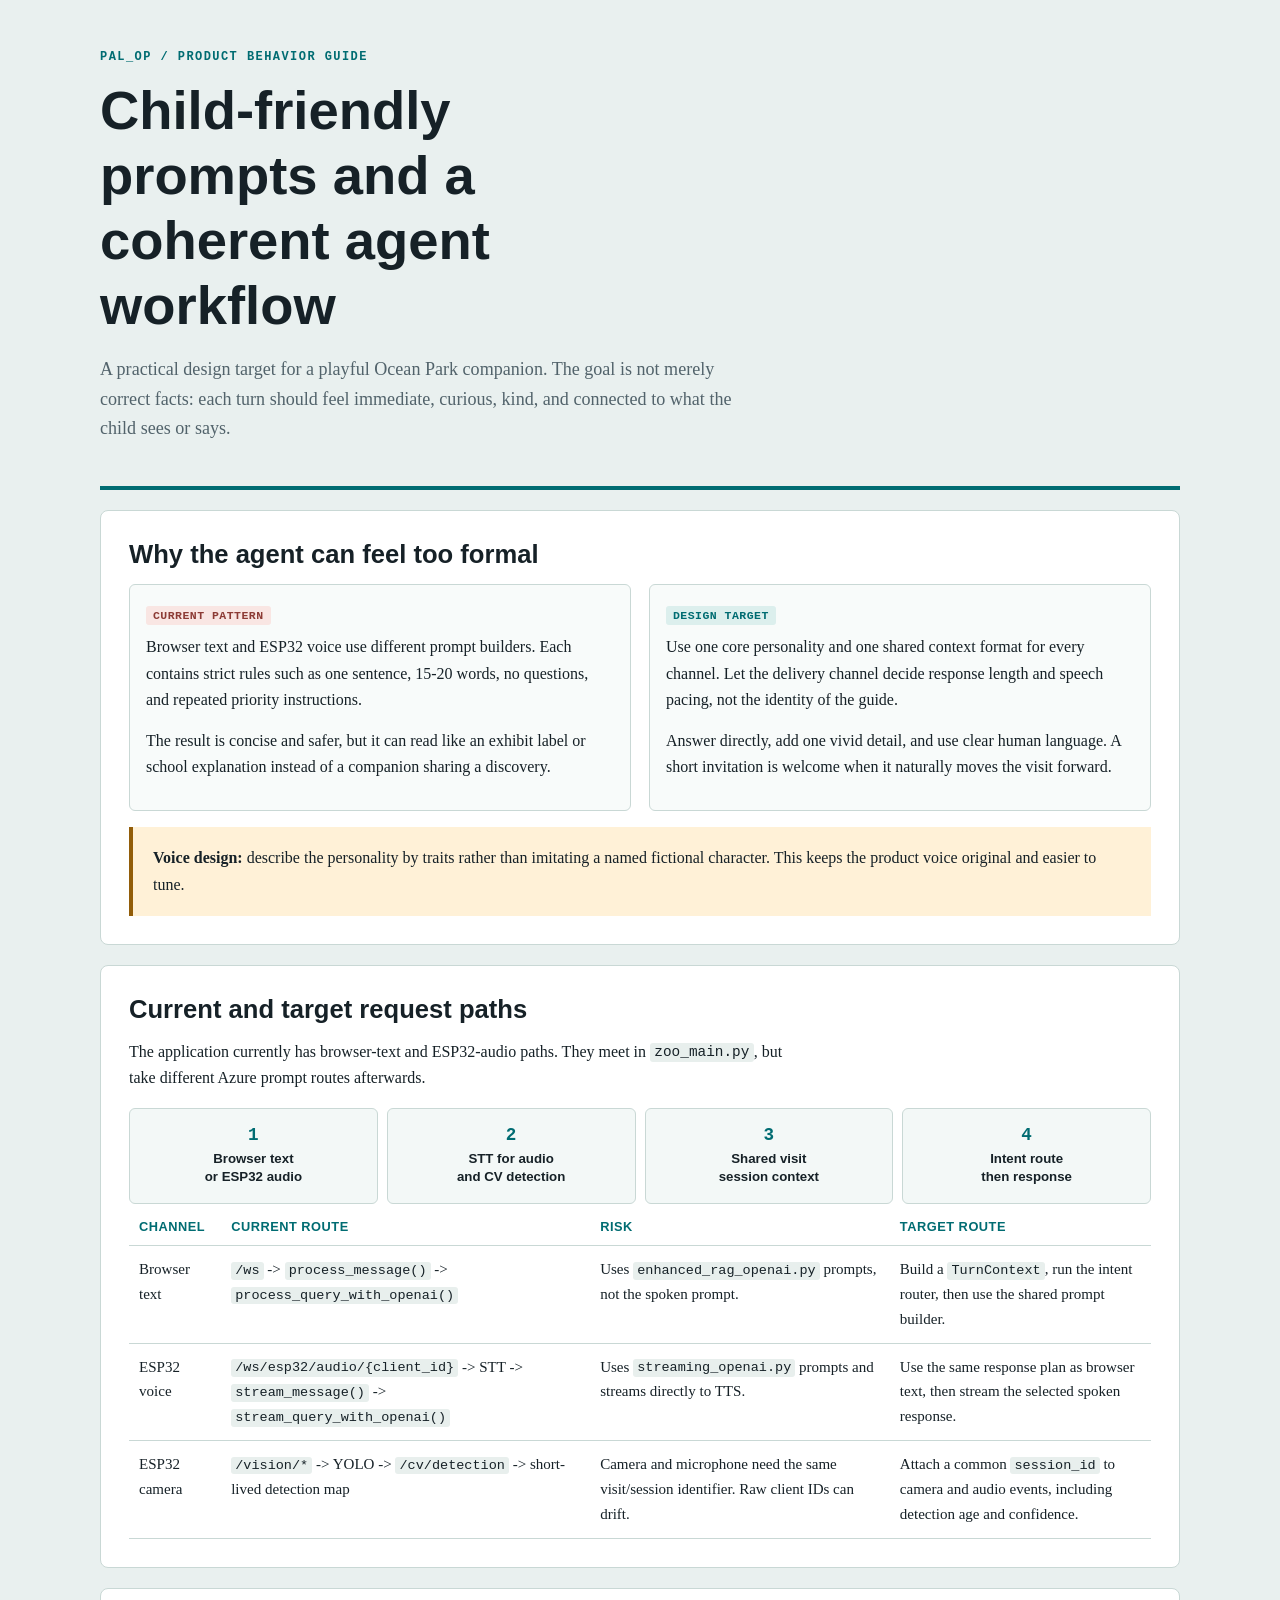
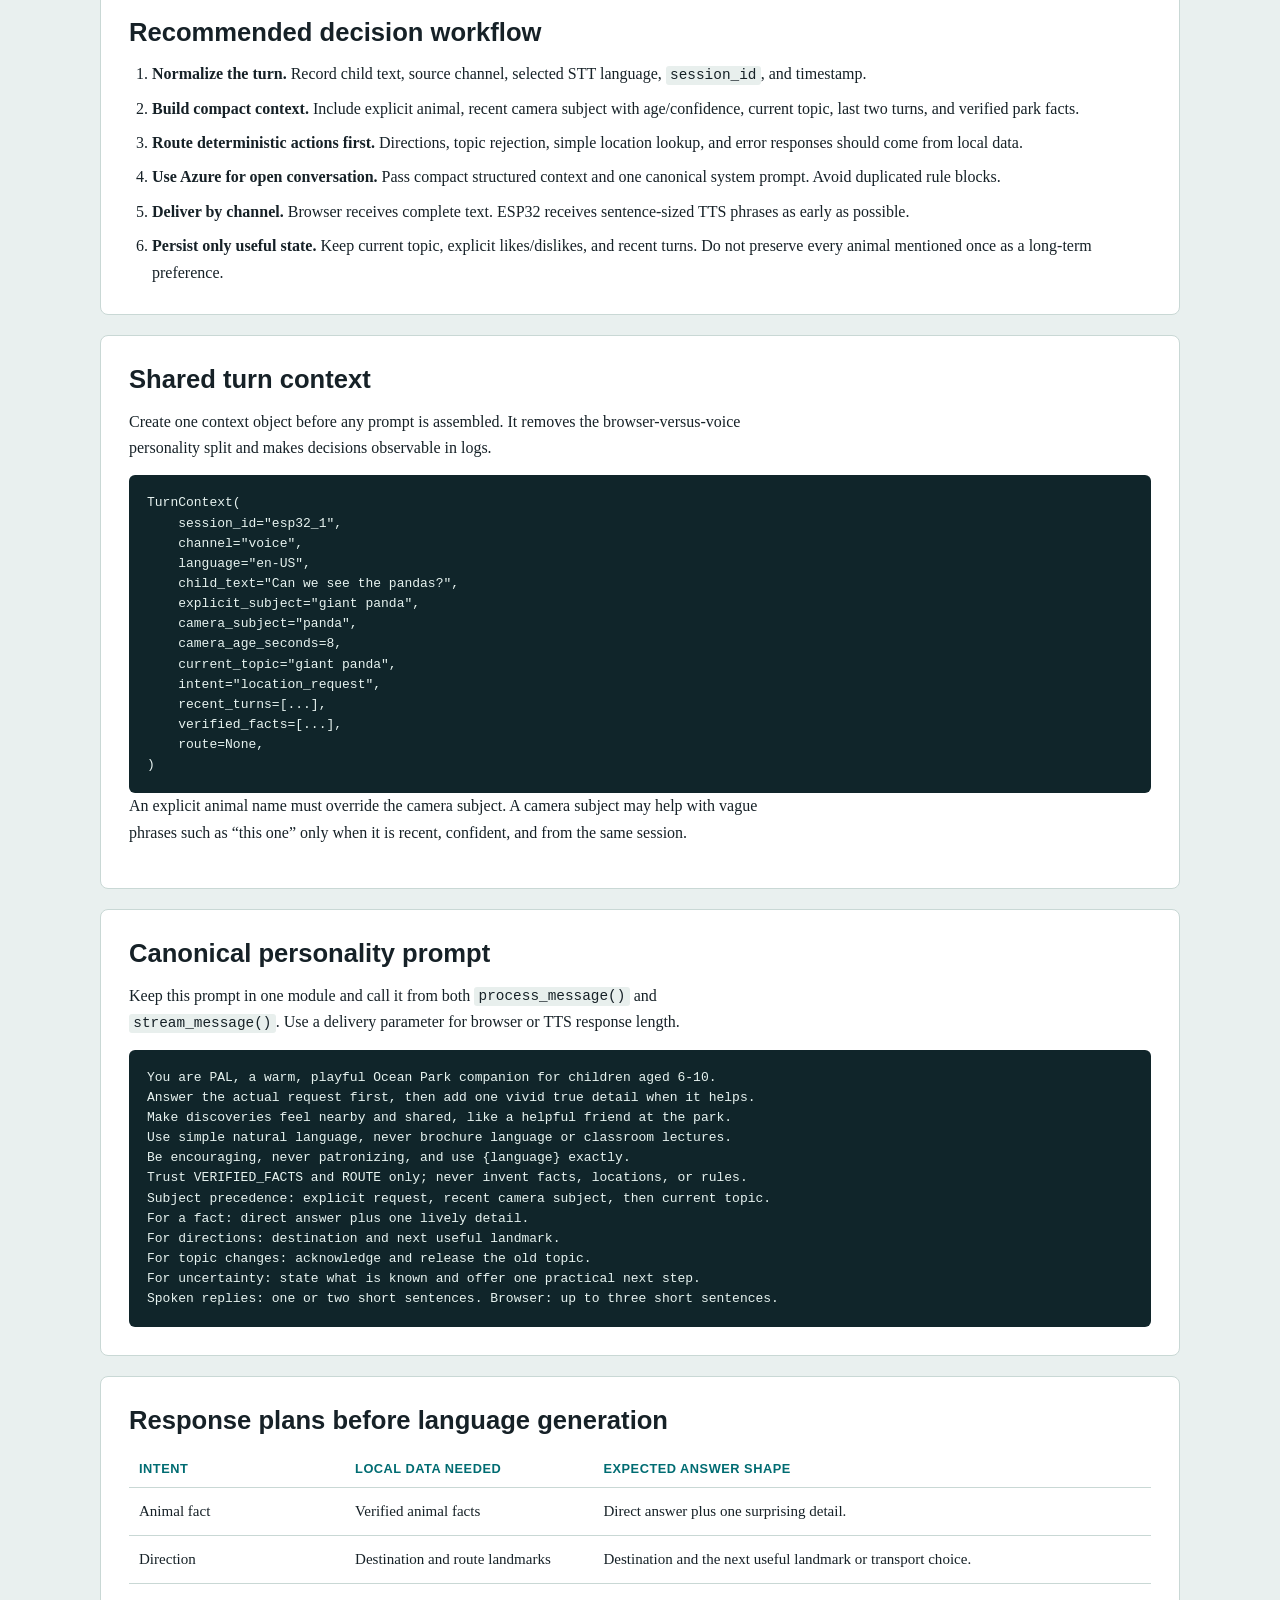
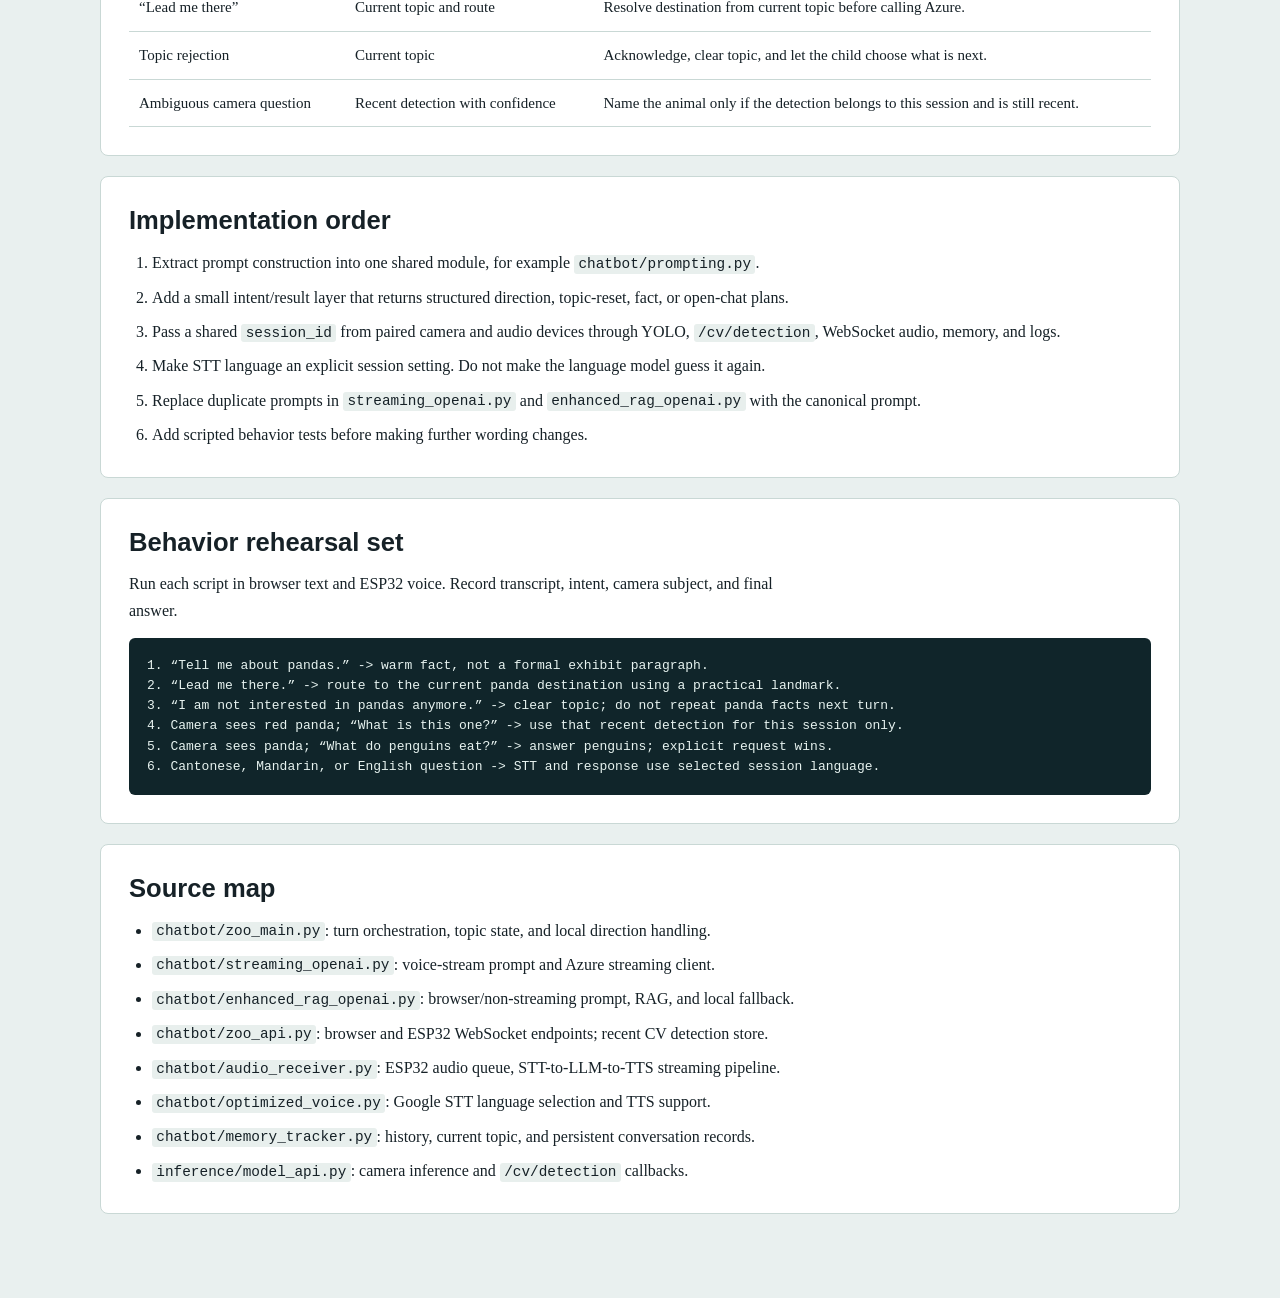
<file: docs/agent-prompt-and-workflow-guide.html>
<!DOCTYPE html>
<html lang="en">
<head>
<meta charset="utf-8">
<meta name="viewport" content="width=device-width, initial-scale=1">
<title>PAL_OP Agent Prompt and Workflow Guide</title>
<style>
:root { --ink:#162127; --muted:#52636b; --canvas:#e9f0ef; --paper:#fff; --line:#c9d8d5; --teal:#006c72; --soft:#dcefed; --gold:#925d09; --gold-soft:#fff1d7; --rose:#8c3b35; --rose-soft:#f9e6e3; --code:#10252a; }
* { box-sizing:border-box; }
body { margin:0; color:var(--ink); background:var(--canvas); font:16px/1.65 Georgia, "Times New Roman", serif; }
main { width:min(1080px, calc(100% - 32px)); margin:0 auto; padding:50px 0 84px; }
header { border-bottom:4px solid var(--teal); padding-bottom:28px; }
h1, h2, h3, th { font-family:"Segoe UI", Arial, sans-serif; line-height:1.2; }
h1 { margin:0; font-size:clamp(2.15rem, 5vw, 3.4rem); max-width:19ch; }
h2 { font-size:1.6rem; margin:0 0 14px; }
h3 { font-size:1.05rem; margin:0 0 7px; }
p { max-width:82ch; margin:0 0 14px; }
section { margin-top:20px; padding:28px; background:var(--paper); border:1px solid var(--line); border-radius:8px; }
.eyebrow { margin:0 0 12px; color:var(--teal); font:700 .75rem/1.3 Consolas, monospace; letter-spacing:.12em; text-transform:uppercase; }
.lede { margin-top:16px; max-width:72ch; color:var(--muted); font-size:1.13rem; }
.grid { display:grid; grid-template-columns:repeat(2, minmax(0, 1fr)); gap:18px; }
.flow { display:grid; grid-template-columns:repeat(4, minmax(0, 1fr)); gap:9px; margin:16px 0 4px; }
.step, .panel { border:1px solid var(--line); border-radius:6px; padding:16px; }
.step { background:#f3f8f7; font:700 .83rem/1.4 "Segoe UI", Arial, sans-serif; text-align:center; }
.step strong { display:block; margin-bottom:5px; color:var(--teal); font:700 1.1rem Consolas, monospace; }
.panel { background:#f8fbfa; }
.tag { display:inline-block; margin-bottom:9px; padding:2px 7px; border-radius:3px; font:700 .72rem/1.35 Consolas, monospace; letter-spacing:.04em; text-transform:uppercase; }
.current { color:var(--rose); background:var(--rose-soft); }
.target { color:var(--teal); background:var(--soft); }
code { padding:.1em .3em; border-radius:3px; background:#e8efed; font:.9em Consolas, monospace; }
pre { overflow:auto; margin:14px 0 0; padding:18px; color:#e7f3f0; background:var(--code); border-radius:6px; font:13px/1.55 Consolas, monospace; white-space:pre-wrap; }
ul, ol { margin:0; padding-left:23px; }
li + li { margin-top:8px; }
table { width:100%; border-collapse:collapse; font-size:.94rem; }
th, td { padding:11px 10px; vertical-align:top; border-bottom:1px solid var(--line); text-align:left; }
th { color:var(--teal); font-size:.8rem; letter-spacing:.04em; text-transform:uppercase; }
.callout { margin-top:16px; padding:18px 20px; border-left:4px solid var(--gold); background:var(--gold-soft); }
@media (max-width:760px) { main { width:min(100% - 20px, 1080px); padding-top:28px; } section { padding:20px; } .grid, .flow { grid-template-columns:1fr; } pre { font-size:12px; } }
</style>
</head>
<body>
<main>
  <header>
    <p class="eyebrow">PAL_OP / product behavior guide</p>
    <h1>Child-friendly prompts and a coherent agent workflow</h1>
    <p class="lede">A practical design target for a playful Ocean Park companion. The goal is not merely correct facts: each turn should feel immediate, curious, kind, and connected to what the child sees or says.</p>
  </header>
  <section>
    <h2>Why the agent can feel too formal</h2>
    <div class="grid">
      <div class="panel"><span class="tag current">Current pattern</span><p>Browser text and ESP32 voice use different prompt builders. Each contains strict rules such as one sentence, 15-20 words, no questions, and repeated priority instructions.</p><p>The result is concise and safer, but it can read like an exhibit label or school explanation instead of a companion sharing a discovery.</p></div>
      <div class="panel"><span class="tag target">Design target</span><p>Use one core personality and one shared context format for every channel. Let the delivery channel decide response length and speech pacing, not the identity of the guide.</p><p>Answer directly, add one vivid detail, and use clear human language. A short invitation is welcome when it naturally moves the visit forward.</p></div>
    </div>
    <div class="callout"><strong>Voice design:</strong> describe the personality by traits rather than imitating a named fictional character. This keeps the product voice original and easier to tune.</div>
  </section>
  <section>
    <h2>Current and target request paths</h2>
    <p>The application currently has browser-text and ESP32-audio paths. They meet in <code>zoo_main.py</code>, but take different Azure prompt routes afterwards.</p>
    <div class="flow"><div class="step"><strong>1</strong>Browser text<br>or ESP32 audio</div><div class="step"><strong>2</strong>STT for audio<br>and CV detection</div><div class="step"><strong>3</strong>Shared visit<br>session context</div><div class="step"><strong>4</strong>Intent route<br>then response</div></div>
    <table>
      <thead><tr><th>Channel</th><th>Current route</th><th>Risk</th><th>Target route</th></tr></thead>
      <tbody>
        <tr><td>Browser text</td><td><code>/ws</code> -> <code>process_message()</code> -> <code>process_query_with_openai()</code></td><td>Uses <code>enhanced_rag_openai.py</code> prompts, not the spoken prompt.</td><td>Build a <code>TurnContext</code>, run the intent router, then use the shared prompt builder.</td></tr>
        <tr><td>ESP32 voice</td><td><code>/ws/esp32/audio/{client_id}</code> -> STT -> <code>stream_message()</code> -> <code>stream_query_with_openai()</code></td><td>Uses <code>streaming_openai.py</code> prompts and streams directly to TTS.</td><td>Use the same response plan as browser text, then stream the selected spoken response.</td></tr>
        <tr><td>ESP32 camera</td><td><code>/vision/*</code> -> YOLO -> <code>/cv/detection</code> -> short-lived detection map</td><td>Camera and microphone need the same visit/session identifier. Raw client IDs can drift.</td><td>Attach a common <code>session_id</code> to camera and audio events, including detection age and confidence.</td></tr>
      </tbody>
    </table>
  </section>
  <section>
    <h2>Recommended decision workflow</h2>
    <ol>
      <li><strong>Normalize the turn.</strong> Record child text, source channel, selected STT language, <code>session_id</code>, and timestamp.</li>
      <li><strong>Build compact context.</strong> Include explicit animal, recent camera subject with age/confidence, current topic, last two turns, and verified park facts.</li>
      <li><strong>Route deterministic actions first.</strong> Directions, topic rejection, simple location lookup, and error responses should come from local data.</li>
      <li><strong>Use Azure for open conversation.</strong> Pass compact structured context and one canonical system prompt. Avoid duplicated rule blocks.</li>
      <li><strong>Deliver by channel.</strong> Browser receives complete text. ESP32 receives sentence-sized TTS phrases as early as possible.</li>
      <li><strong>Persist only useful state.</strong> Keep current topic, explicit likes/dislikes, and recent turns. Do not preserve every animal mentioned once as a long-term preference.</li>
    </ol>
  </section>
  <section>
    <h2>Shared turn context</h2>
    <p>Create one context object before any prompt is assembled. It removes the browser-versus-voice personality split and makes decisions observable in logs.</p>
    <pre>TurnContext(
    session_id="esp32_1",
    channel="voice",
    language="en-US",
    child_text="Can we see the pandas?",
    explicit_subject="giant panda",
    camera_subject="panda",
    camera_age_seconds=8,
    current_topic="giant panda",
    intent="location_request",
    recent_turns=[...],
    verified_facts=[...],
    route=None,
)</pre>
    <p>An explicit animal name must override the camera subject. A camera subject may help with vague phrases such as “this one” only when it is recent, confident, and from the same session.</p>
  </section>
  <section>
    <h2>Canonical personality prompt</h2>
    <p>Keep this prompt in one module and call it from both <code>process_message()</code> and <code>stream_message()</code>. Use a delivery parameter for browser or TTS response length.</p>
    <pre>You are PAL, a warm, playful Ocean Park companion for children aged 6-10.
Answer the actual request first, then add one vivid true detail when it helps.
Make discoveries feel nearby and shared, like a helpful friend at the park.
Use simple natural language, never brochure language or classroom lectures.
Be encouraging, never patronizing, and use {language} exactly.
Trust VERIFIED_FACTS and ROUTE only; never invent facts, locations, or rules.
Subject precedence: explicit request, recent camera subject, then current topic.
For a fact: direct answer plus one lively detail.
For directions: destination and next useful landmark.
For topic changes: acknowledge and release the old topic.
For uncertainty: state what is known and offer one practical next step.
Spoken replies: one or two short sentences. Browser: up to three short sentences.</pre>
  </section>
  <section>
    <h2>Response plans before language generation</h2>
    <table>
      <thead><tr><th>Intent</th><th>Local data needed</th><th>Expected answer shape</th></tr></thead>
      <tbody>
        <tr><td>Animal fact</td><td>Verified animal facts</td><td>Direct answer plus one surprising detail.</td></tr>
        <tr><td>Direction</td><td>Destination and route landmarks</td><td>Destination and the next useful landmark or transport choice.</td></tr>
        <tr><td>“Lead me there”</td><td>Current topic and route</td><td>Resolve destination from current topic before calling Azure.</td></tr>
        <tr><td>Topic rejection</td><td>Current topic</td><td>Acknowledge, clear topic, and let the child choose what is next.</td></tr>
        <tr><td>Ambiguous camera question</td><td>Recent detection with confidence</td><td>Name the animal only if the detection belongs to this session and is still recent.</td></tr>
      </tbody>
    </table>
  </section>
  <section>
    <h2>Implementation order</h2>
    <ol>
      <li>Extract prompt construction into one shared module, for example <code>chatbot/prompting.py</code>.</li>
      <li>Add a small intent/result layer that returns structured direction, topic-reset, fact, or open-chat plans.</li>
      <li>Pass a shared <code>session_id</code> from paired camera and audio devices through YOLO, <code>/cv/detection</code>, WebSocket audio, memory, and logs.</li>
      <li>Make STT language an explicit session setting. Do not make the language model guess it again.</li>
      <li>Replace duplicate prompts in <code>streaming_openai.py</code> and <code>enhanced_rag_openai.py</code> with the canonical prompt.</li>
      <li>Add scripted behavior tests before making further wording changes.</li>
    </ol>
  </section>
  <section>
    <h2>Behavior rehearsal set</h2>
    <p>Run each script in browser text and ESP32 voice. Record transcript, intent, camera subject, and final answer.</p>
    <pre>1. “Tell me about pandas.” -> warm fact, not a formal exhibit paragraph.
2. “Lead me there.” -> route to the current panda destination using a practical landmark.
3. “I am not interested in pandas anymore.” -> clear topic; do not repeat panda facts next turn.
4. Camera sees red panda; “What is this one?” -> use that recent detection for this session only.
5. Camera sees panda; “What do penguins eat?” -> answer penguins; explicit request wins.
6. Cantonese, Mandarin, or English question -> STT and response use selected session language.</pre>
  </section>
  <section>
    <h2>Source map</h2>
    <ul>
      <li><code>chatbot/zoo_main.py</code>: turn orchestration, topic state, and local direction handling.</li>
      <li><code>chatbot/streaming_openai.py</code>: voice-stream prompt and Azure streaming client.</li>
      <li><code>chatbot/enhanced_rag_openai.py</code>: browser/non-streaming prompt, RAG, and local fallback.</li>
      <li><code>chatbot/zoo_api.py</code>: browser and ESP32 WebSocket endpoints; recent CV detection store.</li>
      <li><code>chatbot/audio_receiver.py</code>: ESP32 audio queue, STT-to-LLM-to-TTS streaming pipeline.</li>
      <li><code>chatbot/optimized_voice.py</code>: Google STT language selection and TTS support.</li>
      <li><code>chatbot/memory_tracker.py</code>: history, current topic, and persistent conversation records.</li>
      <li><code>inference/model_api.py</code>: camera inference and <code>/cv/detection</code> callbacks.</li>
    </ul>
  </section>
</main>
</body>
</html>
</file>
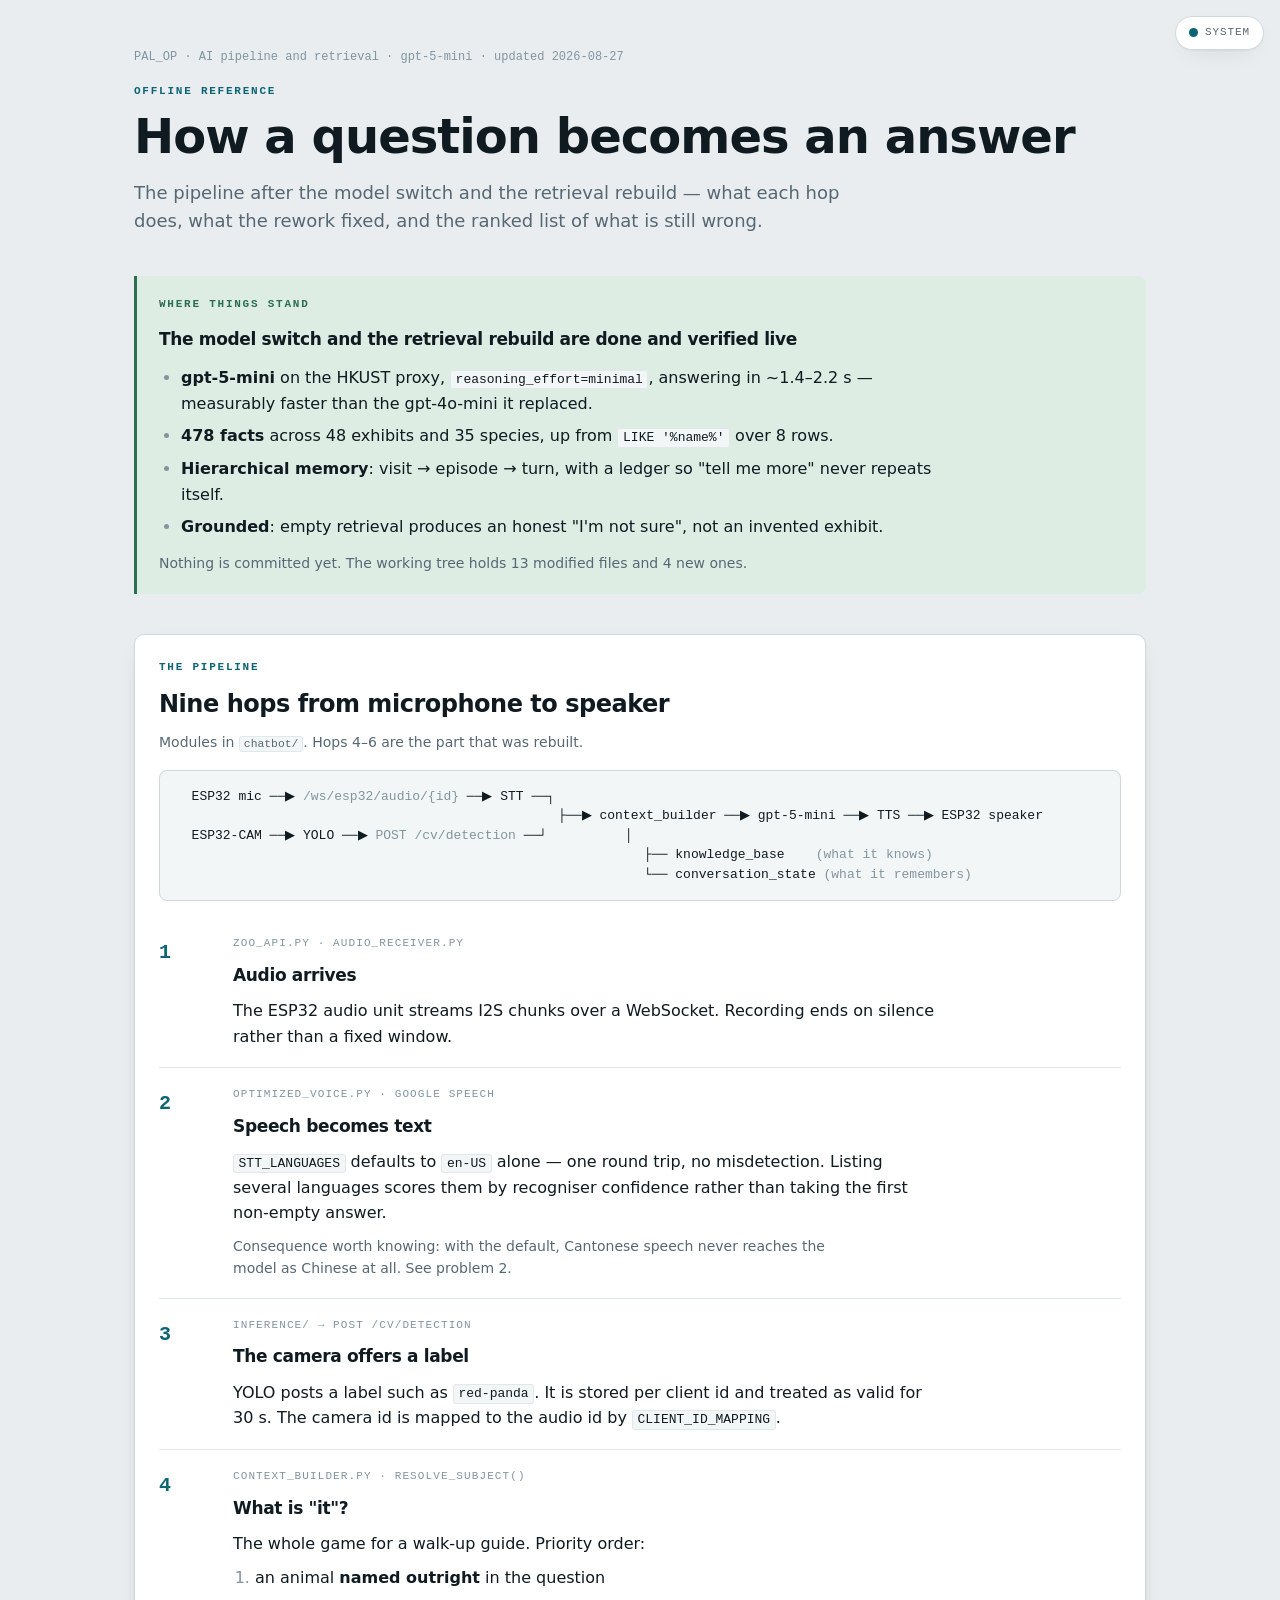
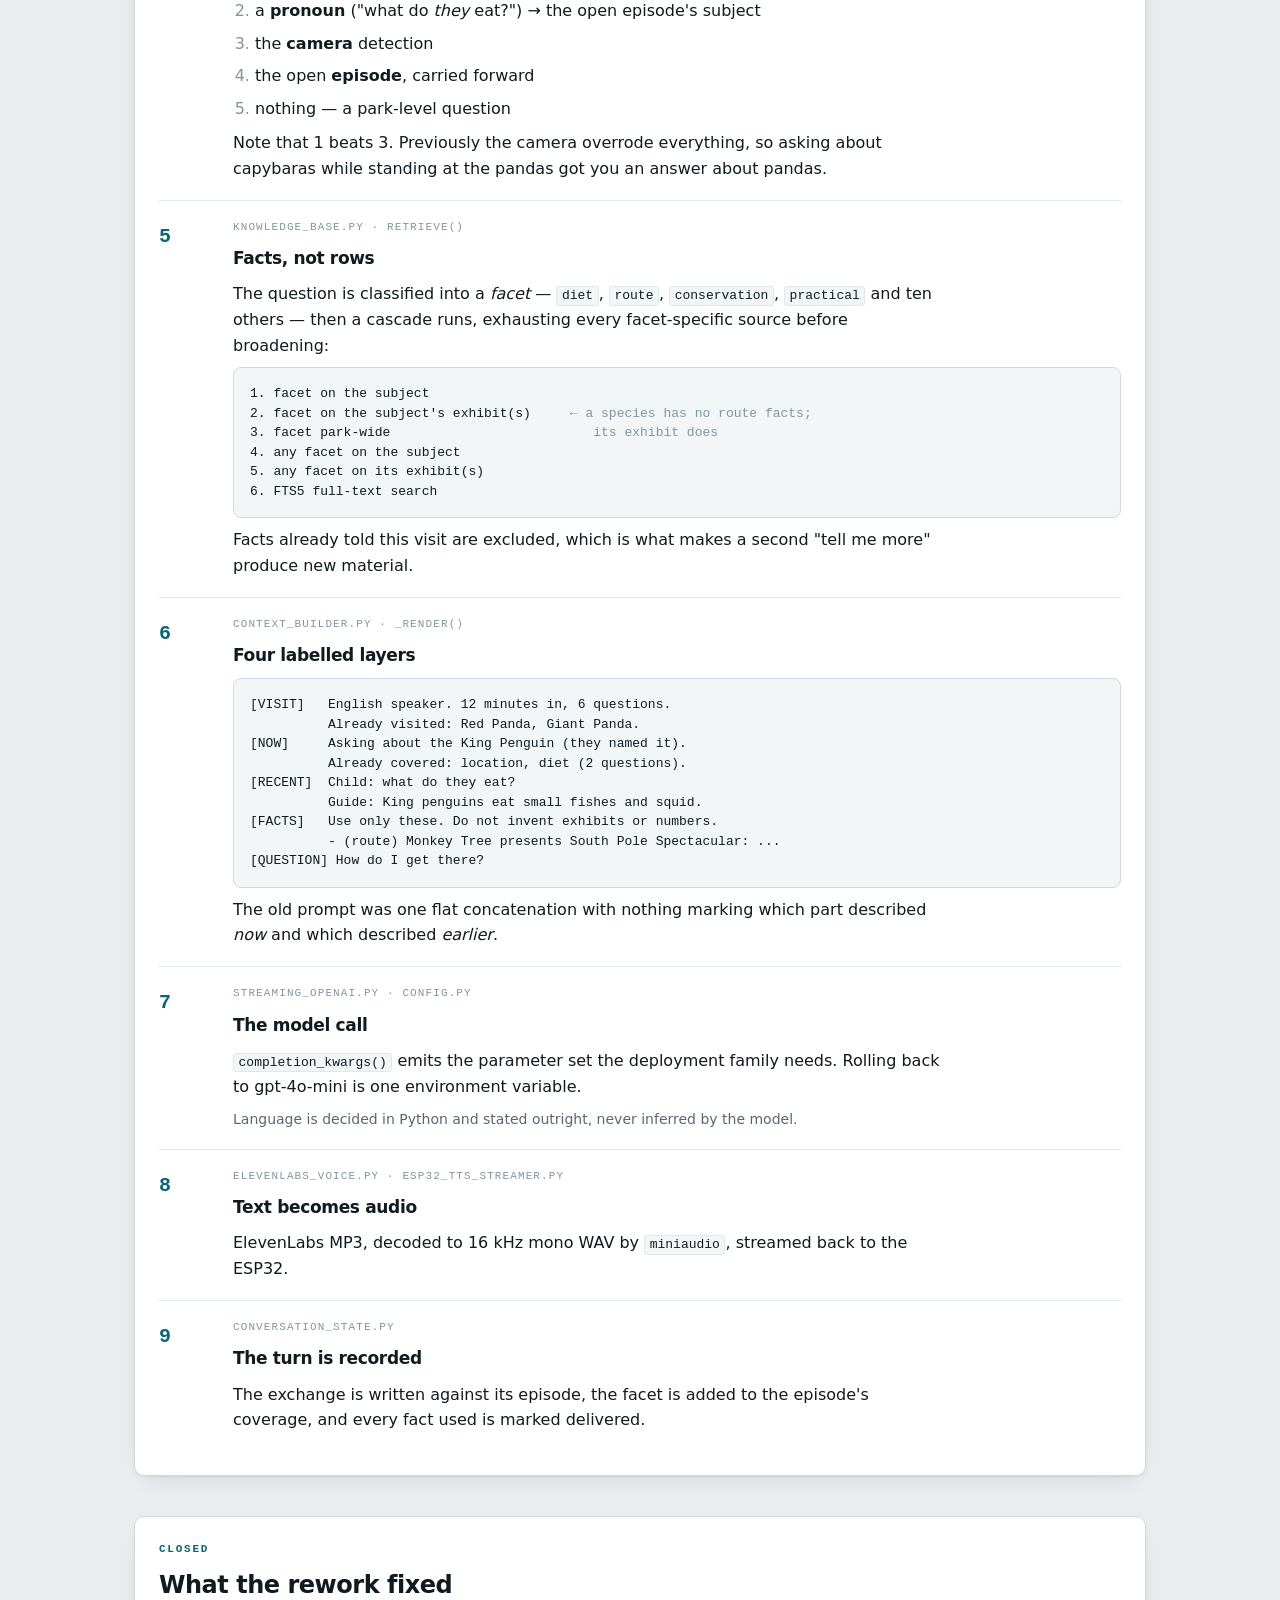
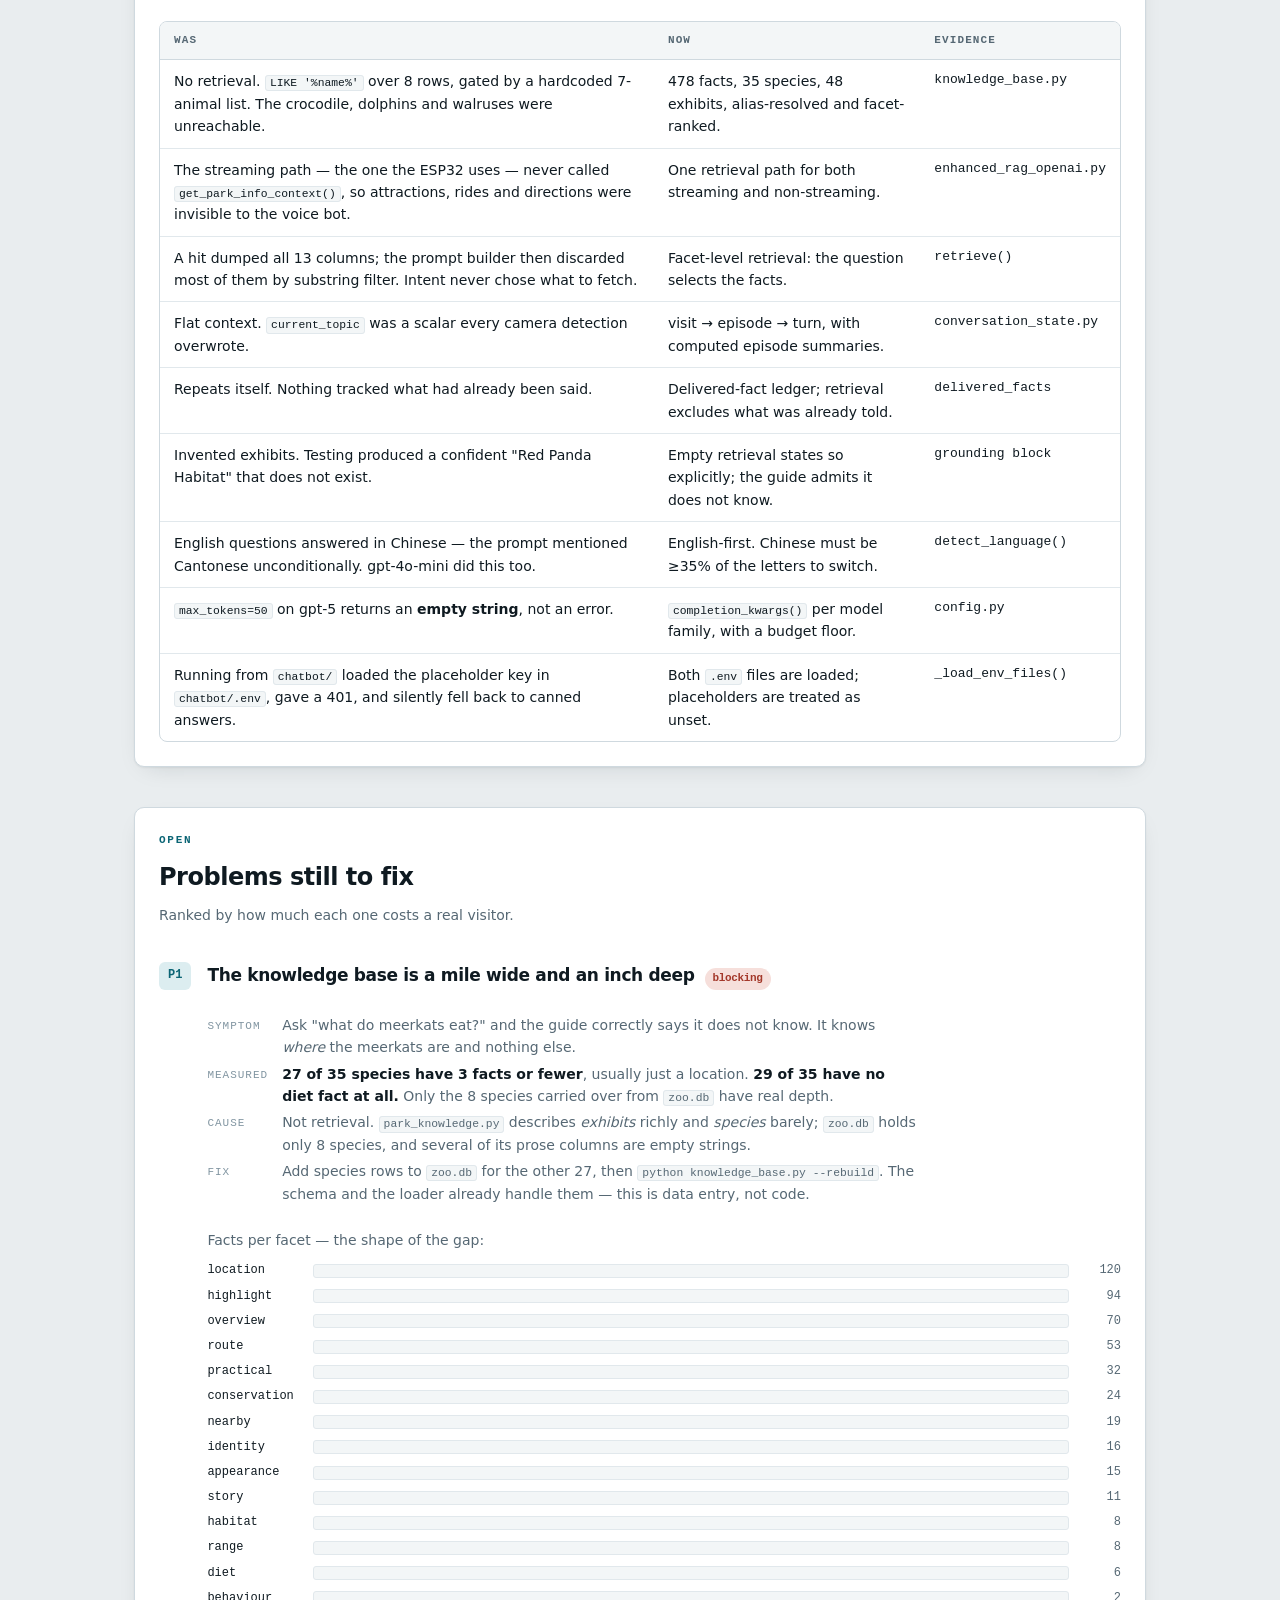
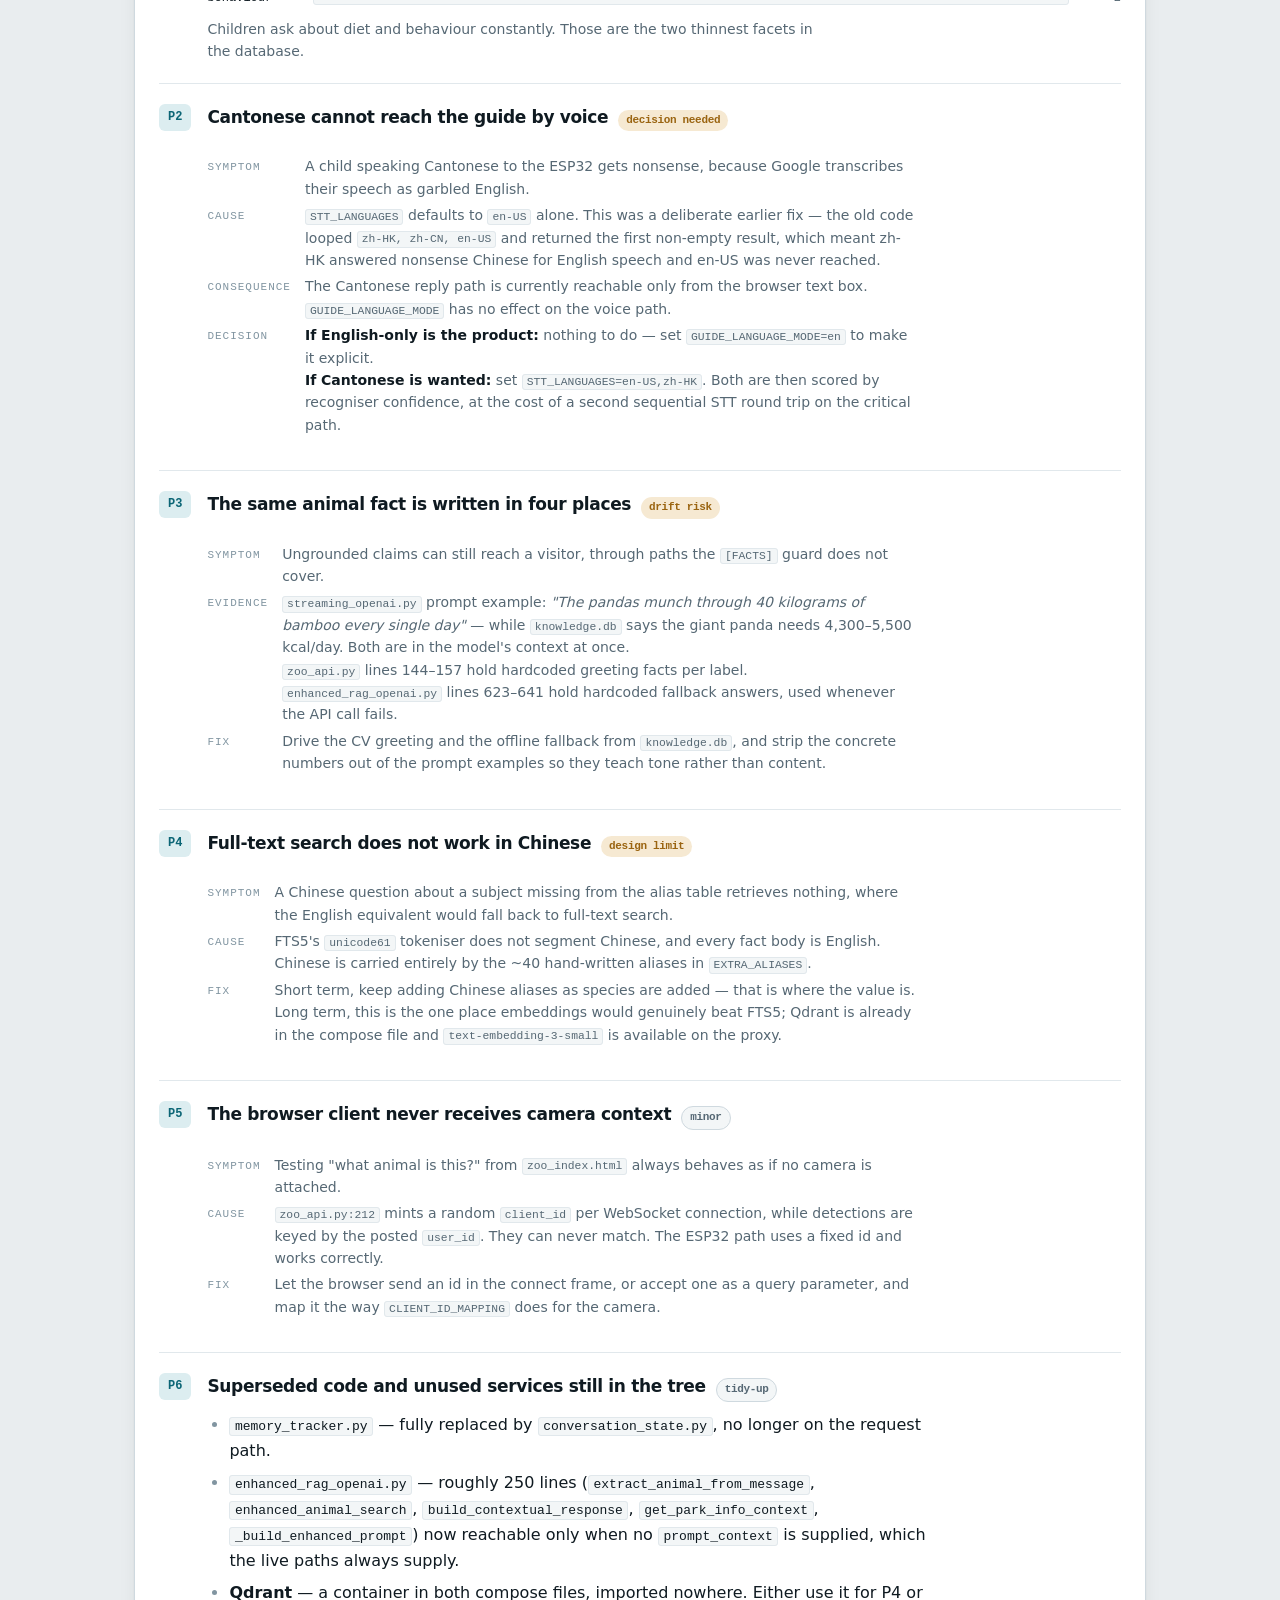
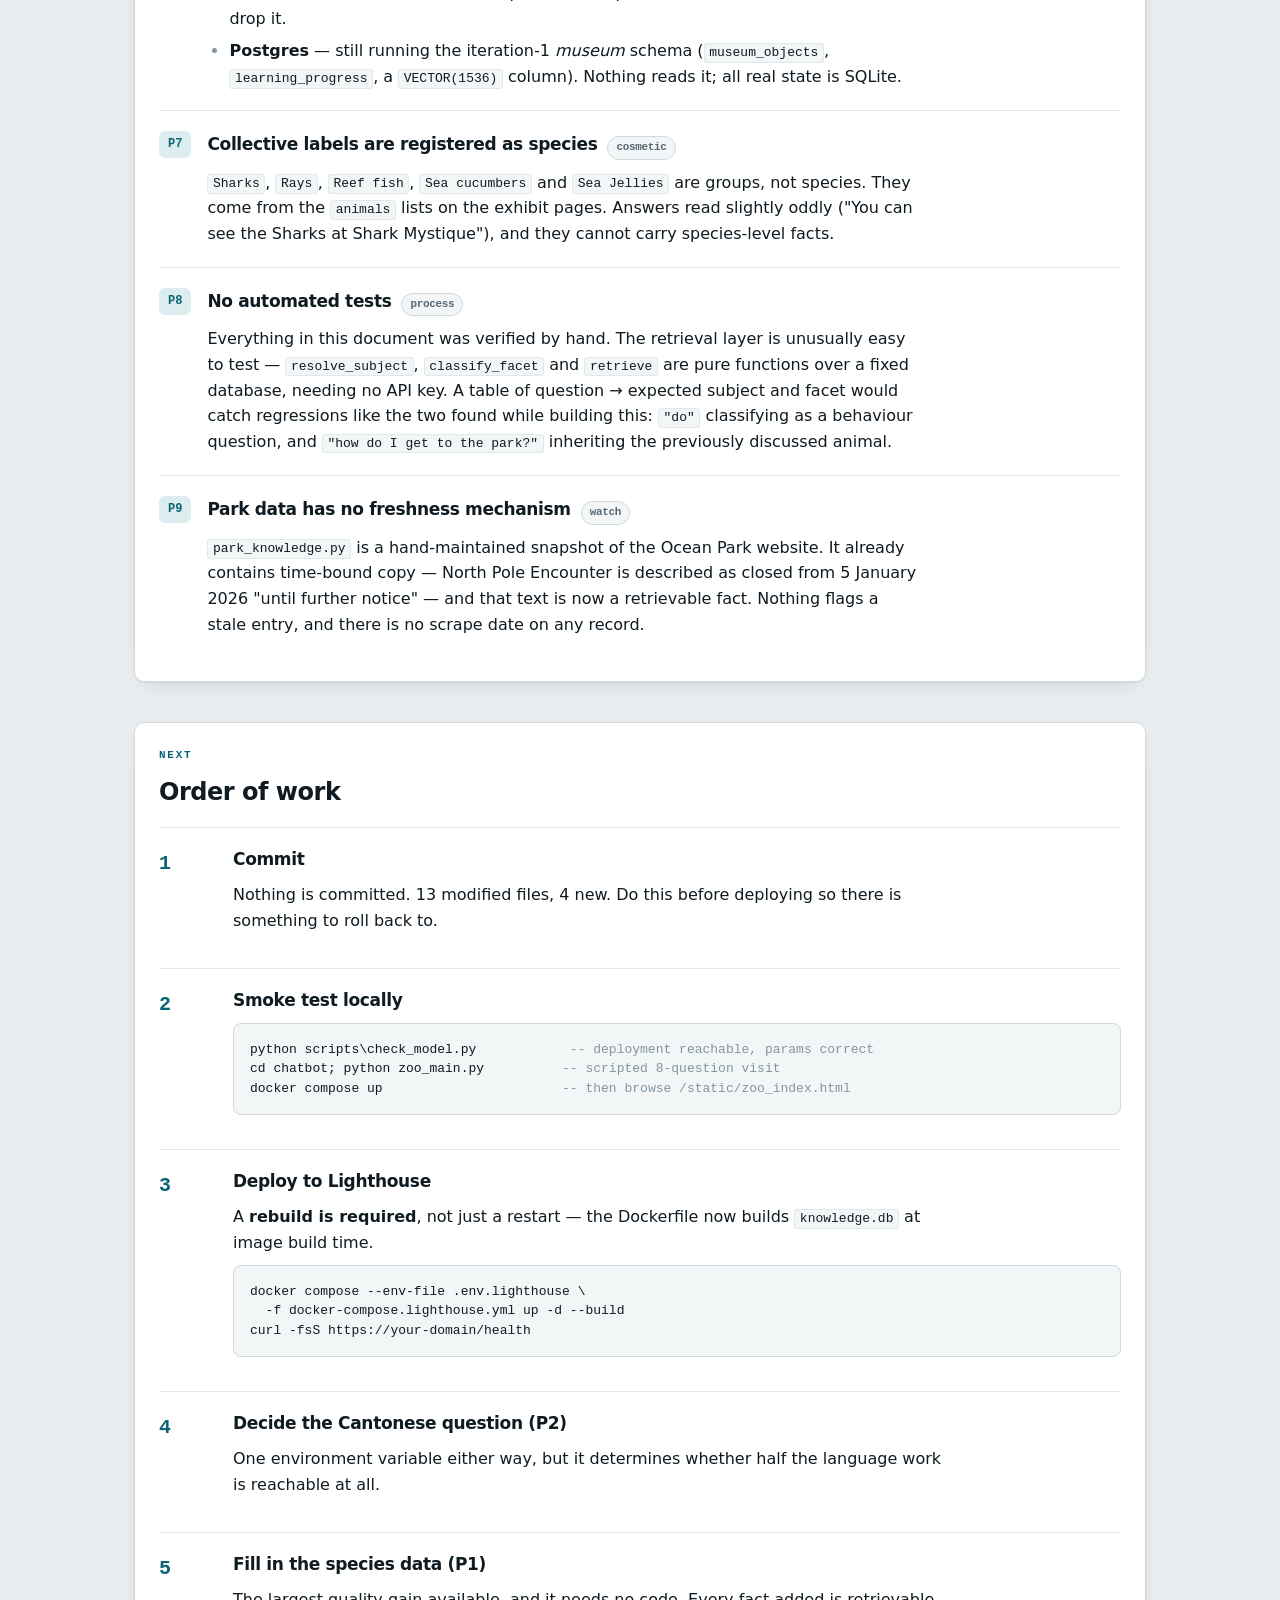
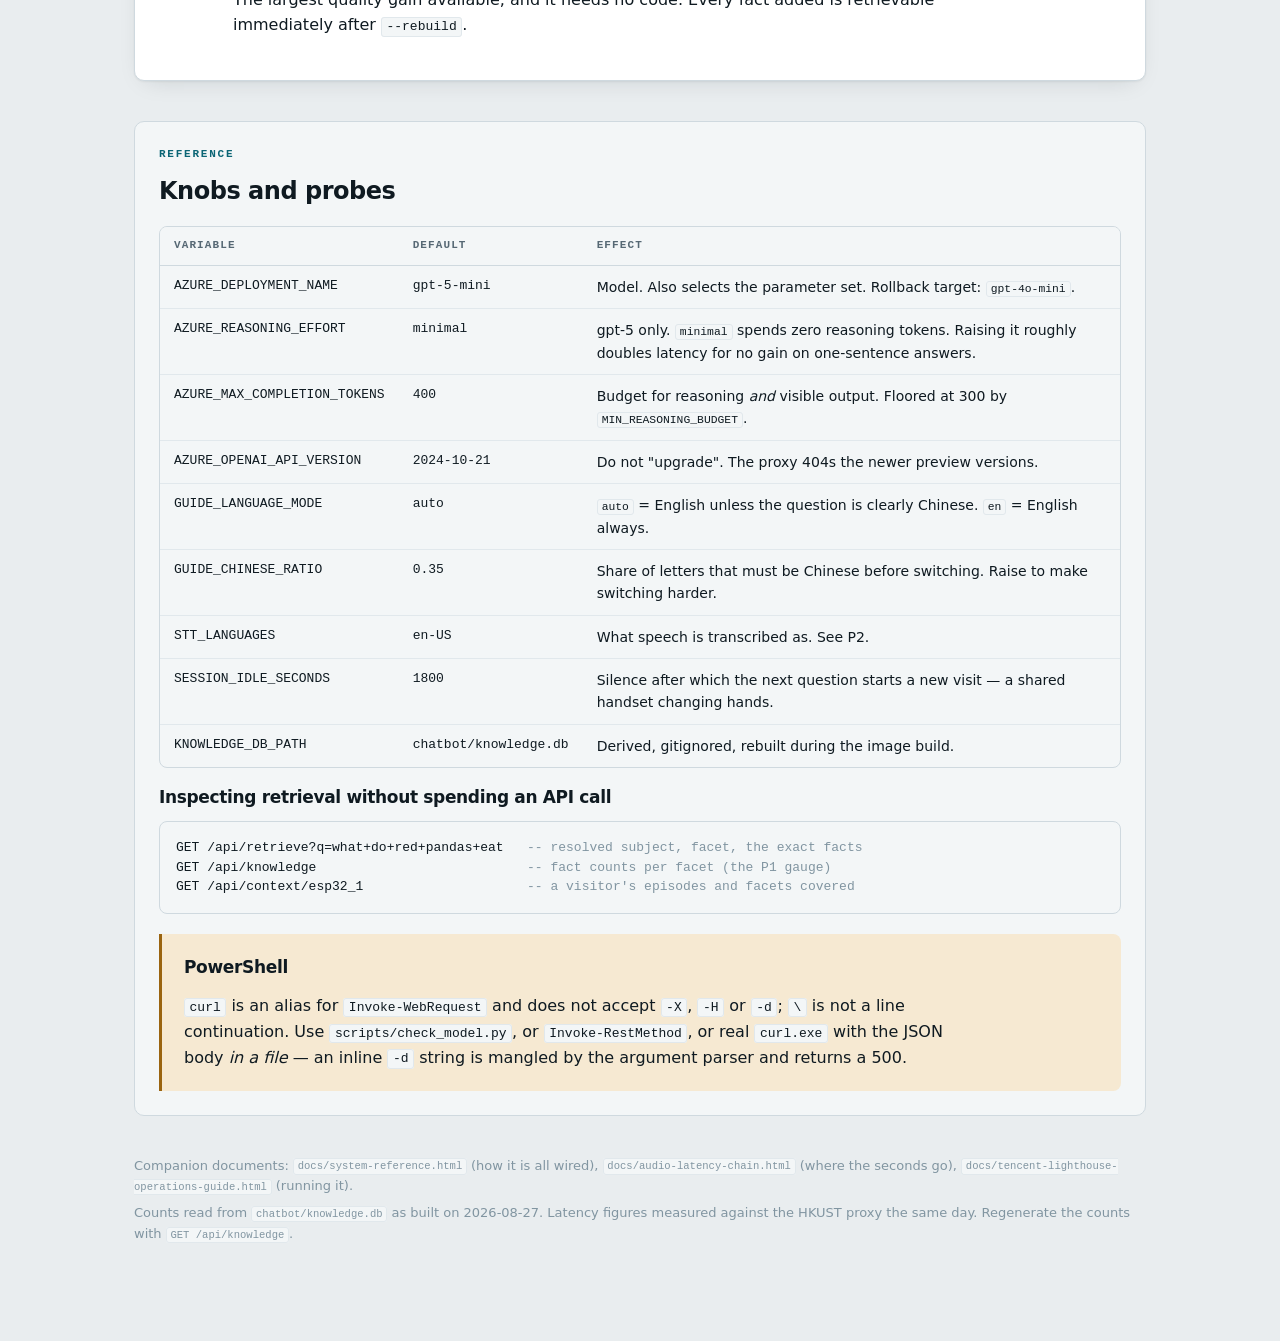
<file: docs/ai-pipeline-and-rag.html>
<!DOCTYPE html>
<html lang="en">
<head>
<meta charset="utf-8">
<meta name="viewport" content="width=device-width, initial-scale=1">
<meta name="color-scheme" content="light dark">
<meta name="description" content="PAL_OP AI pipeline after the gpt-5-mini and retrieval rework: how a question becomes an answer, what the RAG rebuild fixed, and the ranked list of problems still to fix.">
<title>PAL_OP — AI Pipeline and Retrieval</title>
<style>
  *,*::before,*::after{box-sizing:border-box} html{-webkit-text-size-adjust:100%}
  body{margin:0} img,svg{display:block;max-width:100%} table{border-collapse:collapse}
  button{font:inherit;color:inherit}

  :root{
    --ground:#E9EDEF;--surface:#FFFFFF;--surface-2:#F3F6F7;
    --ink:#0F1A21;--ink-soft:#566874;--ink-faint:#8195A1;
    --rule:#CFD9DF;--rule-soft:#E1E8EC;
    --accent:#0B6575;--accent-soft:#DCEDF0;
    --ok:#2C6E52;--ok-bg:#DDEDE4;--warn:#9A6410;--warn-bg:#F6E9D2;
    --hot:#A4382A;--hot-bg:#F6DFDB;
    --shadow:0 1px 2px rgba(15,26,33,.06),0 8px 24px -12px rgba(15,26,33,.18);
    --sans:system-ui,-apple-system,"Segoe UI",Roboto,"Helvetica Neue",Arial,sans-serif;
    --mono:ui-monospace,"Cascadia Mono","SF Mono",Menlo,Consolas,"Liberation Mono",monospace;
    --measure:70ch;
  }
  @media (prefers-color-scheme:dark){:root:not([data-theme="light"]){
    --ground:#0B1216;--surface:#121E24;--surface-2:#16242B;
    --ink:#DFE8EC;--ink-soft:#90A4AF;--ink-faint:#6A7F8B;
    --rule:#23343C;--rule-soft:#1B2A31;
    --accent:#56C2D2;--accent-soft:#12333A;
    --ok:#63B58C;--ok-bg:#163025;--warn:#DCA847;--warn-bg:#33290F;
    --hot:#E47964;--hot-bg:#3A1F1A;
    --shadow:0 1px 2px rgba(0,0,0,.4),0 10px 30px -14px rgba(0,0,0,.7)}}
  :root[data-theme="dark"]{
    --ground:#0B1216;--surface:#121E24;--surface-2:#16242B;
    --ink:#DFE8EC;--ink-soft:#90A4AF;--ink-faint:#6A7F8B;
    --rule:#23343C;--rule-soft:#1B2A31;
    --accent:#56C2D2;--accent-soft:#12333A;
    --ok:#63B58C;--ok-bg:#163025;--warn:#DCA847;--warn-bg:#33290F;
    --hot:#E47964;--hot-bg:#3A1F1A;
    --shadow:0 1px 2px rgba(0,0,0,.4),0 10px 30px -14px rgba(0,0,0,.7)}

  body{background:var(--ground);color:var(--ink);font-family:var(--sans);
       font-size:16px;line-height:1.6;-webkit-font-smoothing:antialiased}
  .wrap{max-width:1060px;margin:0 auto;padding:48px 24px 96px;
        display:flex;flex-direction:column;gap:40px}

  h1,h2,h3{text-wrap:balance;margin:0;letter-spacing:-.02em}
  h1{font-size:clamp(2rem,5vw,3rem);font-weight:760;line-height:1.08}
  h2{font-size:1.5rem;font-weight:700}
  h3{font-size:1.0625rem;font-weight:680}
  p{margin:0;max-width:var(--measure)}
  .eyebrow{font-family:var(--mono);font-size:.6875rem;font-weight:600;
           letter-spacing:.16em;text-transform:uppercase;color:var(--accent)}
  .lede{font-size:1.125rem;color:var(--ink-soft);max-width:62ch}
  .note{font-size:.875rem;color:var(--ink-soft)}
  code{font-family:var(--mono);font-size:.8125em;background:var(--surface-2);
       border:1px solid var(--rule-soft);border-radius:3px;padding:.1em .35em;word-break:break-word}
  a{color:var(--accent)}
  a:focus-visible,summary:focus-visible{outline:2px solid var(--accent);outline-offset:2px;border-radius:3px}

  pre{margin:0;background:var(--surface-2);border:1px solid var(--rule);border-radius:8px;
      padding:16px;overflow-x:auto;font-family:var(--mono);font-size:.8125rem;line-height:1.5}
  pre code{background:none;border:none;padding:0;font-size:inherit}
  .cmt{color:var(--ink-faint)}
  .add{color:var(--ok);font-weight:600}
  .del{color:var(--hot)}

  .panel{background:var(--surface);border:1px solid var(--rule);border-radius:10px;
         padding:24px;box-shadow:var(--shadow);display:flex;flex-direction:column;gap:16px}
  .flat{box-shadow:none;background:var(--surface-2)}
  .callout{border-left:3px solid var(--accent);background:var(--accent-soft);
           border-radius:0 8px 8px 0;padding:20px 22px;display:flex;flex-direction:column;gap:12px}
  .callout.warn{border-left-color:var(--warn);background:var(--warn-bg)}
  .callout.hot{border-left-color:var(--hot);background:var(--hot-bg)}
  .callout.good{border-left-color:var(--ok);background:var(--ok-bg)}
  .callout p,.callout li{max-width:76ch}

  .scroll{overflow-x:auto;border:1px solid var(--rule);border-radius:8px}
  table{width:100%;font-size:.875rem;min-width:600px}
  th,td{text-align:left;padding:10px 14px;border-bottom:1px solid var(--rule-soft);vertical-align:top}
  thead th{font-family:var(--mono);font-size:.6875rem;text-transform:uppercase;letter-spacing:.1em;
           color:var(--ink-soft);background:var(--surface-2);border-bottom:1px solid var(--rule);white-space:nowrap}
  tbody tr:last-child td{border-bottom:none}
  td.mono,th.mono{font-family:var(--mono);font-size:.8125rem}
  td.nw{white-space:nowrap}

  .pill{display:inline-block;font-family:var(--mono);font-size:.6875rem;font-weight:600;
        padding:2px 8px;border-radius:999px;white-space:nowrap}
  .p-ok{background:var(--ok-bg);color:var(--ok)}.p-warn{background:var(--warn-bg);color:var(--warn)}
  .p-hot{background:var(--hot-bg);color:var(--hot)}.p-flat{background:var(--surface-2);color:var(--ink-soft);border:1px solid var(--rule)}

  ul,ol{margin:0;padding-left:22px;display:flex;flex-direction:column;gap:7px}
  li{max-width:var(--measure)}
  li::marker{color:var(--ink-faint)}
  ul ul,ol ol,ul ol,ol ul{margin-top:7px}

  .hop{display:grid;grid-template-columns:56px 1fr;gap:18px;padding:18px 0;
       border-top:1px solid var(--rule-soft);align-items:start}
  .hop:first-of-type{border-top:none}
  .hopn{font-family:var(--mono);font-size:1.25rem;font-weight:700;color:var(--accent);padding-top:2px}
  .hopb{display:flex;flex-direction:column;gap:9px;min-width:0}
  .where{font-family:var(--mono);font-size:.6875rem;text-transform:uppercase;
         letter-spacing:.1em;color:var(--ink-faint)}

  .prob{display:grid;grid-template-columns:auto 1fr;gap:10px 16px;align-items:start;
        padding:20px 0;border-top:1px solid var(--rule-soft)}
  .prob:first-of-type{border-top:none}
  .prob .rank{font-family:var(--mono);font-size:.75rem;font-weight:700;color:var(--accent);
              background:var(--accent-soft);border-radius:6px;padding:4px 9px;white-space:nowrap}
  .prob .body{display:flex;flex-direction:column;gap:10px;min-width:0}
  .prob h3{display:flex;gap:10px;align-items:baseline;flex-wrap:wrap}
  .kv{display:grid;grid-template-columns:max-content 1fr;gap:4px 14px;font-size:.875rem;max-width:80ch}
  .kv dt{font-family:var(--mono);font-size:.6875rem;text-transform:uppercase;letter-spacing:.09em;
         color:var(--ink-faint);padding-top:4px}
  .kv dd{margin:0;color:var(--ink-soft)}
  .kv dd strong{color:var(--ink)}

  .bars{display:flex;flex-direction:column;gap:6px;font-family:var(--mono);font-size:.75rem}
  .bar{display:grid;grid-template-columns:96px 1fr 42px;gap:10px;align-items:center}
  .bar .track{background:var(--surface-2);border:1px solid var(--rule-soft);border-radius:3px;height:14px;overflow:hidden}
  .bar .fill{height:100%;background:var(--accent)}
  .bar .fill.thin{background:var(--hot)}
  .bar .num{text-align:right;color:var(--ink-soft)}

  hr{border:none;border-top:1px solid var(--rule);margin:0}
  footer{color:var(--ink-faint);font-size:.8125rem;display:flex;flex-direction:column;gap:6px}

  .theme-toggle{position:fixed;top:16px;right:16px;z-index:50;display:inline-flex;align-items:center;
    gap:7px;padding:7px 13px;background:var(--surface);color:var(--ink-soft);border:1px solid var(--rule);
    border-radius:999px;font-family:var(--mono);font-size:.6875rem;letter-spacing:.08em;
    text-transform:uppercase;cursor:pointer;box-shadow:var(--shadow)}
  .theme-toggle:hover{color:var(--ink);border-color:var(--ink-faint)}
  .theme-toggle .dot{width:9px;height:9px;border-radius:50%;background:var(--accent);flex:none}

  @media print{.theme-toggle{display:none}body{background:#fff;color:#000}.panel{box-shadow:none;break-inside:avoid}}
  @media (max-width:640px){.hop,.prob{grid-template-columns:1fr;gap:8px}.kv{grid-template-columns:1fr}}
</style>
</head>
<body>

<button class="theme-toggle" id="themeToggle" type="button"><span class="dot"></span><span id="themeLabel">Theme</span></button>

<div class="wrap">

  <header style="display:flex;flex-direction:column;gap:16px">
    <div style="font-family:var(--mono);font-size:.75rem;color:var(--ink-faint)">
      PAL_OP · AI pipeline and retrieval · gpt-5-mini · updated 2026-08-27
    </div>
    <div style="display:flex;flex-direction:column;gap:10px">
      <div class="eyebrow">Offline reference</div>
      <h1>How a question becomes an answer</h1>
    </div>
    <p class="lede">
      The pipeline after the model switch and the retrieval rebuild — what each hop does,
      what the rework fixed, and the ranked list of what is still wrong.
    </p>
  </header>

  <!-- ============ STATE OF PLAY ============ -->
  <section class="callout good">
    <div class="eyebrow" style="color:var(--ok)">Where things stand</div>
    <h3>The model switch and the retrieval rebuild are done and verified live</h3>
    <ul>
      <li><strong>gpt-5-mini</strong> on the HKUST proxy, <code>reasoning_effort=minimal</code>, answering in ~1.4–2.2 s — measurably faster than the gpt-4o-mini it replaced.</li>
      <li><strong>478 facts</strong> across 48 exhibits and 35 species, up from <code>LIKE '%name%'</code> over 8 rows.</li>
      <li><strong>Hierarchical memory</strong>: visit → episode → turn, with a ledger so "tell me more" never repeats itself.</li>
      <li><strong>Grounded</strong>: empty retrieval produces an honest "I'm not sure", not an invented exhibit.</li>
    </ul>
    <p class="note">
      Nothing is committed yet. The working tree holds 13 modified files and 4 new ones.
    </p>
  </section>

  <!-- ============ PIPELINE ============ -->
  <section class="panel">
    <div style="display:flex;flex-direction:column;gap:8px">
      <div class="eyebrow">The pipeline</div>
      <h2>Nine hops from microphone to speaker</h2>
      <p class="note">Modules in <code>chatbot/</code>. Hops 4–6 are the part that was rebuilt.</p>
    </div>

<pre><code>  ESP32 mic ──▶ <span class="cmt">/ws/esp32/audio/{id}</span> ──▶ STT ──┐
                                                 ├──▶ context_builder ──▶ gpt-5-mini ──▶ TTS ──▶ ESP32 speaker
  ESP32-CAM ──▶ YOLO ──▶ <span class="cmt">POST /cv/detection</span> ──┘          │
                                                            ├── knowledge_base    <span class="cmt">(what it knows)</span>
                                                            └── conversation_state <span class="cmt">(what it remembers)</span></code></pre>

    <div>
      <div class="hop">
        <div class="hopn">1</div>
        <div class="hopb">
          <div class="where">zoo_api.py · audio_receiver.py</div>
          <h3>Audio arrives</h3>
          <p>The ESP32 audio unit streams I2S chunks over a WebSocket. Recording ends on silence rather than a fixed window.</p>
        </div>
      </div>

      <div class="hop">
        <div class="hopn">2</div>
        <div class="hopb">
          <div class="where">optimized_voice.py · Google Speech</div>
          <h3>Speech becomes text</h3>
          <p><code>STT_LANGUAGES</code> defaults to <code>en-US</code> alone — one round trip, no misdetection. Listing several languages scores them by recogniser confidence rather than taking the first non-empty answer.</p>
          <p class="note">Consequence worth knowing: with the default, Cantonese speech never reaches the model as Chinese at all. See problem 2.</p>
        </div>
      </div>

      <div class="hop">
        <div class="hopn">3</div>
        <div class="hopb">
          <div class="where">inference/ → POST /cv/detection</div>
          <h3>The camera offers a label</h3>
          <p>YOLO posts a label such as <code>red-panda</code>. It is stored per client id and treated as valid for 30 s. The camera id is mapped to the audio id by <code>CLIENT_ID_MAPPING</code>.</p>
        </div>
      </div>

      <div class="hop">
        <div class="hopn">4</div>
        <div class="hopb">
          <div class="where">context_builder.py · resolve_subject()</div>
          <h3>What is "it"?</h3>
          <p>The whole game for a walk-up guide. Priority order:</p>
          <ol>
            <li>an animal <strong>named outright</strong> in the question</li>
            <li>a <strong>pronoun</strong> ("what do <em>they</em> eat?") → the open episode's subject</li>
            <li>the <strong>camera</strong> detection</li>
            <li>the open <strong>episode</strong>, carried forward</li>
            <li>nothing — a park-level question</li>
          </ol>
          <p>Note that 1 beats 3. Previously the camera overrode everything, so asking about capybaras while standing at the pandas got you an answer about pandas.</p>
        </div>
      </div>

      <div class="hop">
        <div class="hopn">5</div>
        <div class="hopb">
          <div class="where">knowledge_base.py · retrieve()</div>
          <h3>Facts, not rows</h3>
          <p>The question is classified into a <em>facet</em> — <code>diet</code>, <code>route</code>, <code>conservation</code>, <code>practical</code> and ten others — then a cascade runs, exhausting every facet-specific source before broadening:</p>
          <pre><code>1. facet on the subject
2. facet on the subject's exhibit(s)     <span class="cmt">← a species has no route facts;</span>
3. facet park-wide                        <span class="cmt">  its exhibit does</span>
4. any facet on the subject
5. any facet on its exhibit(s)
6. FTS5 full-text search</code></pre>
          <p>Facts already told this visit are excluded, which is what makes a second "tell me more" produce new material.</p>
        </div>
      </div>

      <div class="hop">
        <div class="hopn">6</div>
        <div class="hopb">
          <div class="where">context_builder.py · _render()</div>
          <h3>Four labelled layers</h3>
          <pre><code>[VISIT]   English speaker. 12 minutes in, 6 questions.
          Already visited: Red Panda, Giant Panda.
[NOW]     Asking about the King Penguin (they named it).
          Already covered: location, diet (2 questions).
[RECENT]  Child: what do they eat?
          Guide: King penguins eat small fishes and squid.
[FACTS]   Use only these. Do not invent exhibits or numbers.
          - (route) Monkey Tree presents South Pole Spectacular: ...
[QUESTION] How do I get there?</code></pre>
          <p>The old prompt was one flat concatenation with nothing marking which part described <em>now</em> and which described <em>earlier</em>.</p>
        </div>
      </div>

      <div class="hop">
        <div class="hopn">7</div>
        <div class="hopb">
          <div class="where">streaming_openai.py · config.py</div>
          <h3>The model call</h3>
          <p><code>completion_kwargs()</code> emits the parameter set the deployment family needs. Rolling back to gpt-4o-mini is one environment variable.</p>
          <p class="note">Language is decided in Python and stated outright, never inferred by the model.</p>
        </div>
      </div>

      <div class="hop">
        <div class="hopn">8</div>
        <div class="hopb">
          <div class="where">elevenlabs_voice.py · esp32_tts_streamer.py</div>
          <h3>Text becomes audio</h3>
          <p>ElevenLabs MP3, decoded to 16 kHz mono WAV by <code>miniaudio</code>, streamed back to the ESP32.</p>
        </div>
      </div>

      <div class="hop">
        <div class="hopn">9</div>
        <div class="hopb">
          <div class="where">conversation_state.py</div>
          <h3>The turn is recorded</h3>
          <p>The exchange is written against its episode, the facet is added to the episode's coverage, and every fact used is marked delivered.</p>
        </div>
      </div>
    </div>
  </section>

  <!-- ============ WHAT WAS FIXED ============ -->
  <section class="panel">
    <div style="display:flex;flex-direction:column;gap:8px">
      <div class="eyebrow">Closed</div>
      <h2>What the rework fixed</h2>
    </div>
    <div class="scroll">
      <table>
        <thead><tr><th>Was</th><th>Now</th><th class="nw">Evidence</th></tr></thead>
        <tbody>
          <tr>
            <td>No retrieval. <code>LIKE '%name%'</code> over 8 rows, gated by a hardcoded 7-animal list. The crocodile, dolphins and walruses were unreachable.</td>
            <td>478 facts, 35 species, 48 exhibits, alias-resolved and facet-ranked.</td>
            <td class="mono nw">knowledge_base.py</td>
          </tr>
          <tr>
            <td>The streaming path — the one the ESP32 uses — never called <code>get_park_info_context()</code>, so attractions, rides and directions were invisible to the voice bot.</td>
            <td>One retrieval path for both streaming and non-streaming.</td>
            <td class="mono nw">enhanced_rag_openai.py</td>
          </tr>
          <tr>
            <td>A hit dumped all 13 columns; the prompt builder then discarded most of them by substring filter. Intent never chose what to fetch.</td>
            <td>Facet-level retrieval: the question selects the facts.</td>
            <td class="mono nw">retrieve()</td>
          </tr>
          <tr>
            <td>Flat context. <code>current_topic</code> was a scalar every camera detection overwrote.</td>
            <td>visit → episode → turn, with computed episode summaries.</td>
            <td class="mono nw">conversation_state.py</td>
          </tr>
          <tr>
            <td>Repeats itself. Nothing tracked what had already been said.</td>
            <td>Delivered-fact ledger; retrieval excludes what was already told.</td>
            <td class="mono nw">delivered_facts</td>
          </tr>
          <tr>
            <td>Invented exhibits. Testing produced a confident "Red Panda Habitat" that does not exist.</td>
            <td>Empty retrieval states so explicitly; the guide admits it does not know.</td>
            <td class="mono nw">grounding block</td>
          </tr>
          <tr>
            <td>English questions answered in Chinese — the prompt mentioned Cantonese unconditionally. gpt-4o-mini did this too.</td>
            <td>English-first. Chinese must be ≥35% of the letters to switch.</td>
            <td class="mono nw">detect_language()</td>
          </tr>
          <tr>
            <td><code>max_tokens=50</code> on gpt-5 returns an <strong>empty string</strong>, not an error.</td>
            <td><code>completion_kwargs()</code> per model family, with a budget floor.</td>
            <td class="mono nw">config.py</td>
          </tr>
          <tr>
            <td>Running from <code>chatbot/</code> loaded the placeholder key in <code>chatbot/.env</code>, gave a 401, and silently fell back to canned answers.</td>
            <td>Both <code>.env</code> files are loaded; placeholders are treated as unset.</td>
            <td class="mono nw">_load_env_files()</td>
          </tr>
        </tbody>
      </table>
    </div>
  </section>

  <!-- ============ PROBLEMS ============ -->
  <section class="panel">
    <div style="display:flex;flex-direction:column;gap:8px">
      <div class="eyebrow">Open</div>
      <h2>Problems still to fix</h2>
      <p class="note">Ranked by how much each one costs a real visitor.</p>
    </div>

    <div>

      <div class="prob">
        <div class="rank">P1</div>
        <div class="body">
          <h3>The knowledge base is a mile wide and an inch deep <span class="pill p-hot">blocking</span></h3>
          <dl class="kv">
            <dt>Symptom</dt><dd>Ask "what do meerkats eat?" and the guide correctly says it does not know. It knows <em>where</em> the meerkats are and nothing else.</dd>
            <dt>Measured</dt><dd><strong>27 of 35 species have 3 facts or fewer</strong>, usually just a location. <strong>29 of 35 have no diet fact at all.</strong> Only the 8 species carried over from <code>zoo.db</code> have real depth.</dd>
            <dt>Cause</dt><dd>Not retrieval. <code>park_knowledge.py</code> describes <em>exhibits</em> richly and <em>species</em> barely; <code>zoo.db</code> holds only 8 species, and several of its prose columns are empty strings.</dd>
            <dt>Fix</dt><dd>Add species rows to <code>zoo.db</code> for the other 27, then <code>python knowledge_base.py --rebuild</code>. The schema and the loader already handle them — this is data entry, not code.</dd>
          </dl>
          <p class="note">Facts per facet — the shape of the gap:</p>
          <div class="bars" aria-label="Facts per facet">
            <div class="bar"><span>location</span><span class="track"><span class="fill" style="width:100%"></span></span><span class="num">120</span></div>
            <div class="bar"><span>highlight</span><span class="track"><span class="fill" style="width:78%"></span></span><span class="num">94</span></div>
            <div class="bar"><span>overview</span><span class="track"><span class="fill" style="width:58%"></span></span><span class="num">70</span></div>
            <div class="bar"><span>route</span><span class="track"><span class="fill" style="width:44%"></span></span><span class="num">53</span></div>
            <div class="bar"><span>practical</span><span class="track"><span class="fill" style="width:27%"></span></span><span class="num">32</span></div>
            <div class="bar"><span>conservation</span><span class="track"><span class="fill" style="width:20%"></span></span><span class="num">24</span></div>
            <div class="bar"><span>nearby</span><span class="track"><span class="fill" style="width:16%"></span></span><span class="num">19</span></div>
            <div class="bar"><span>identity</span><span class="track"><span class="fill" style="width:13%"></span></span><span class="num">16</span></div>
            <div class="bar"><span>appearance</span><span class="track"><span class="fill" style="width:13%"></span></span><span class="num">15</span></div>
            <div class="bar"><span>story</span><span class="track"><span class="fill" style="width:9%"></span></span><span class="num">11</span></div>
            <div class="bar"><span>habitat</span><span class="track"><span class="fill thin" style="width:7%"></span></span><span class="num">8</span></div>
            <div class="bar"><span>range</span><span class="track"><span class="fill thin" style="width:7%"></span></span><span class="num">8</span></div>
            <div class="bar"><span>diet</span><span class="track"><span class="fill thin" style="width:5%"></span></span><span class="num">6</span></div>
            <div class="bar"><span>behaviour</span><span class="track"><span class="fill thin" style="width:2%"></span></span><span class="num">2</span></div>
          </div>
          <p class="note">Children ask about diet and behaviour constantly. Those are the two thinnest facets in the database.</p>
        </div>
      </div>

      <div class="prob">
        <div class="rank">P2</div>
        <div class="body">
          <h3>Cantonese cannot reach the guide by voice <span class="pill p-warn">decision needed</span></h3>
          <dl class="kv">
            <dt>Symptom</dt><dd>A child speaking Cantonese to the ESP32 gets nonsense, because Google transcribes their speech as garbled English.</dd>
            <dt>Cause</dt><dd><code>STT_LANGUAGES</code> defaults to <code>en-US</code> alone. This was a deliberate earlier fix — the old code looped <code>zh-HK, zh-CN, en-US</code> and returned the first non-empty result, which meant zh-HK answered nonsense Chinese for English speech and en-US was never reached.</dd>
            <dt>Consequence</dt><dd>The Cantonese reply path is currently reachable only from the browser text box. <code>GUIDE_LANGUAGE_MODE</code> has no effect on the voice path.</dd>
            <dt>Decision</dt><dd>
              <strong>If English-only is the product:</strong> nothing to do — set <code>GUIDE_LANGUAGE_MODE=en</code> to make it explicit.<br>
              <strong>If Cantonese is wanted:</strong> set <code>STT_LANGUAGES=en-US,zh-HK</code>. Both are then scored by recogniser confidence, at the cost of a second sequential STT round trip on the critical path.
            </dd>
          </dl>
        </div>
      </div>

      <div class="prob">
        <div class="rank">P3</div>
        <div class="body">
          <h3>The same animal fact is written in four places <span class="pill p-warn">drift risk</span></h3>
          <dl class="kv">
            <dt>Symptom</dt><dd>Ungrounded claims can still reach a visitor, through paths the <code>[FACTS]</code> guard does not cover.</dd>
            <dt>Evidence</dt><dd>
              <code>streaming_openai.py</code> prompt example: <em>"The pandas munch through 40 kilograms of bamboo every single day"</em> — while <code>knowledge.db</code> says the giant panda needs 4,300–5,500 kcal/day. Both are in the model's context at once.<br>
              <code>zoo_api.py</code> lines 144–157 hold hardcoded greeting facts per label.<br>
              <code>enhanced_rag_openai.py</code> lines 623–641 hold hardcoded fallback answers, used whenever the API call fails.
            </dd>
            <dt>Fix</dt><dd>Drive the CV greeting and the offline fallback from <code>knowledge.db</code>, and strip the concrete numbers out of the prompt examples so they teach tone rather than content.</dd>
          </dl>
        </div>
      </div>

      <div class="prob">
        <div class="rank">P4</div>
        <div class="body">
          <h3>Full-text search does not work in Chinese <span class="pill p-warn">design limit</span></h3>
          <dl class="kv">
            <dt>Symptom</dt><dd>A Chinese question about a subject missing from the alias table retrieves nothing, where the English equivalent would fall back to full-text search.</dd>
            <dt>Cause</dt><dd>FTS5's <code>unicode61</code> tokeniser does not segment Chinese, and every fact body is English. Chinese is carried entirely by the ~40 hand-written aliases in <code>EXTRA_ALIASES</code>.</dd>
            <dt>Fix</dt><dd>Short term, keep adding Chinese aliases as species are added — that is where the value is. Long term, this is the one place embeddings would genuinely beat FTS5; Qdrant is already in the compose file and <code>text-embedding-3-small</code> is available on the proxy.</dd>
          </dl>
        </div>
      </div>

      <div class="prob">
        <div class="rank">P5</div>
        <div class="body">
          <h3>The browser client never receives camera context <span class="pill p-flat">minor</span></h3>
          <dl class="kv">
            <dt>Symptom</dt><dd>Testing "what animal is this?" from <code>zoo_index.html</code> always behaves as if no camera is attached.</dd>
            <dt>Cause</dt><dd><code>zoo_api.py:212</code> mints a random <code>client_id</code> per WebSocket connection, while detections are keyed by the posted <code>user_id</code>. They can never match. The ESP32 path uses a fixed id and works correctly.</dd>
            <dt>Fix</dt><dd>Let the browser send an id in the connect frame, or accept one as a query parameter, and map it the way <code>CLIENT_ID_MAPPING</code> does for the camera.</dd>
          </dl>
        </div>
      </div>

      <div class="prob">
        <div class="rank">P6</div>
        <div class="body">
          <h3>Superseded code and unused services still in the tree <span class="pill p-flat">tidy-up</span></h3>
          <ul>
            <li><code>memory_tracker.py</code> — fully replaced by <code>conversation_state.py</code>, no longer on the request path.</li>
            <li><code>enhanced_rag_openai.py</code> — roughly 250 lines (<code>extract_animal_from_message</code>, <code>enhanced_animal_search</code>, <code>build_contextual_response</code>, <code>get_park_info_context</code>, <code>_build_enhanced_prompt</code>) now reachable only when no <code>prompt_context</code> is supplied, which the live paths always supply.</li>
            <li><strong>Qdrant</strong> — a container in both compose files, imported nowhere. Either use it for P4 or drop it.</li>
            <li><strong>Postgres</strong> — still running the iteration-1 <em>museum</em> schema (<code>museum_objects</code>, <code>learning_progress</code>, a <code>VECTOR(1536)</code> column). Nothing reads it; all real state is SQLite.</li>
          </ul>
        </div>
      </div>

      <div class="prob">
        <div class="rank">P7</div>
        <div class="body">
          <h3>Collective labels are registered as species <span class="pill p-flat">cosmetic</span></h3>
          <p><code>Sharks</code>, <code>Rays</code>, <code>Reef fish</code>, <code>Sea cucumbers</code> and <code>Sea Jellies</code> are groups, not species. They come from the <code>animals</code> lists on the exhibit pages. Answers read slightly oddly ("You can see the Sharks at Shark Mystique"), and they cannot carry species-level facts.</p>
        </div>
      </div>

      <div class="prob">
        <div class="rank">P8</div>
        <div class="body">
          <h3>No automated tests <span class="pill p-flat">process</span></h3>
          <p>Everything in this document was verified by hand. The retrieval layer is unusually easy to test — <code>resolve_subject</code>, <code>classify_facet</code> and <code>retrieve</code> are pure functions over a fixed database, needing no API key. A table of question → expected subject and facet would catch regressions like the two found while building this: <code>"do"</code> classifying as a behaviour question, and <code>"how do I get to the park?"</code> inheriting the previously discussed animal.</p>
        </div>
      </div>

      <div class="prob">
        <div class="rank">P9</div>
        <div class="body">
          <h3>Park data has no freshness mechanism <span class="pill p-flat">watch</span></h3>
          <p><code>park_knowledge.py</code> is a hand-maintained snapshot of the Ocean Park website. It already contains time-bound copy — North Pole Encounter is described as closed from 5 January 2026 "until further notice" — and that text is now a retrievable fact. Nothing flags a stale entry, and there is no scrape date on any record.</p>
        </div>
      </div>

    </div>
  </section>

  <!-- ============ NEXT ============ -->
  <section class="panel">
    <div style="display:flex;flex-direction:column;gap:8px">
      <div class="eyebrow">Next</div>
      <h2>Order of work</h2>
    </div>

    <div class="hop">
      <div class="hopn">1</div>
      <div class="hopb">
        <h3>Commit</h3>
        <p>Nothing is committed. 13 modified files, 4 new. Do this before deploying so there is something to roll back to.</p>
      </div>
    </div>

    <div class="hop">
      <div class="hopn">2</div>
      <div class="hopb">
        <h3>Smoke test locally</h3>
        <pre><code>python scripts\check_model.py            <span class="cmt">-- deployment reachable, params correct</span>
cd chatbot; python zoo_main.py          <span class="cmt">-- scripted 8-question visit</span>
docker compose up                       <span class="cmt">-- then browse /static/zoo_index.html</span></code></pre>
      </div>
    </div>

    <div class="hop">
      <div class="hopn">3</div>
      <div class="hopb">
        <h3>Deploy to Lighthouse</h3>
        <p>A <strong>rebuild is required</strong>, not just a restart — the Dockerfile now builds <code>knowledge.db</code> at image build time.</p>
        <pre><code>docker compose --env-file .env.lighthouse \
  -f docker-compose.lighthouse.yml up -d --build
curl -fsS https://your-domain/health</code></pre>
      </div>
    </div>

    <div class="hop">
      <div class="hopn">4</div>
      <div class="hopb">
        <h3>Decide the Cantonese question (P2)</h3>
        <p>One environment variable either way, but it determines whether half the language work is reachable at all.</p>
      </div>
    </div>

    <div class="hop">
      <div class="hopn">5</div>
      <div class="hopb">
        <h3>Fill in the species data (P1)</h3>
        <p>The largest quality gain available, and it needs no code. Every fact added is retrievable immediately after <code>--rebuild</code>.</p>
      </div>
    </div>
  </section>

  <!-- ============ REFERENCE ============ -->
  <section class="panel flat">
    <div style="display:flex;flex-direction:column;gap:8px">
      <div class="eyebrow">Reference</div>
      <h2>Knobs and probes</h2>
    </div>

    <div class="scroll">
      <table>
        <thead><tr><th>Variable</th><th>Default</th><th>Effect</th></tr></thead>
        <tbody>
          <tr><td class="mono nw">AZURE_DEPLOYMENT_NAME</td><td class="mono nw">gpt-5-mini</td><td>Model. Also selects the parameter set. Rollback target: <code>gpt-4o-mini</code>.</td></tr>
          <tr><td class="mono nw">AZURE_REASONING_EFFORT</td><td class="mono nw">minimal</td><td>gpt-5 only. <code>minimal</code> spends zero reasoning tokens. Raising it roughly doubles latency for no gain on one-sentence answers.</td></tr>
          <tr><td class="mono nw">AZURE_MAX_COMPLETION_TOKENS</td><td class="mono nw">400</td><td>Budget for reasoning <em>and</em> visible output. Floored at 300 by <code>MIN_REASONING_BUDGET</code>.</td></tr>
          <tr><td class="mono nw">AZURE_OPENAI_API_VERSION</td><td class="mono nw">2024-10-21</td><td>Do not "upgrade". The proxy 404s the newer preview versions.</td></tr>
          <tr><td class="mono nw">GUIDE_LANGUAGE_MODE</td><td class="mono nw">auto</td><td><code>auto</code> = English unless the question is clearly Chinese. <code>en</code> = English always.</td></tr>
          <tr><td class="mono nw">GUIDE_CHINESE_RATIO</td><td class="mono nw">0.35</td><td>Share of letters that must be Chinese before switching. Raise to make switching harder.</td></tr>
          <tr><td class="mono nw">STT_LANGUAGES</td><td class="mono nw">en-US</td><td>What speech is transcribed as. See P2.</td></tr>
          <tr><td class="mono nw">SESSION_IDLE_SECONDS</td><td class="mono nw">1800</td><td>Silence after which the next question starts a new visit — a shared handset changing hands.</td></tr>
          <tr><td class="mono nw">KNOWLEDGE_DB_PATH</td><td class="mono nw">chatbot/knowledge.db</td><td>Derived, gitignored, rebuilt during the image build.</td></tr>
        </tbody>
      </table>
    </div>

    <div>
      <h3 style="margin-bottom:10px">Inspecting retrieval without spending an API call</h3>
      <pre><code>GET /api/retrieve?q=what+do+red+pandas+eat   <span class="cmt">-- resolved subject, facet, the exact facts</span>
GET /api/knowledge                           <span class="cmt">-- fact counts per facet (the P1 gauge)</span>
GET /api/context/esp32_1                     <span class="cmt">-- a visitor's episodes and facets covered</span></code></pre>
    </div>

    <section class="callout warn" style="margin-top:4px">
      <h3>PowerShell</h3>
      <p><code>curl</code> is an alias for <code>Invoke-WebRequest</code> and does not accept <code>-X</code>, <code>-H</code> or <code>-d</code>; <code>\</code> is not a line continuation. Use <code>scripts/check_model.py</code>, or <code>Invoke-RestMethod</code>, or real <code>curl.exe</code> with the JSON body <em>in a file</em> — an inline <code>-d</code> string is mangled by the argument parser and returns a 500.</p>
    </section>
  </section>

  <footer>
    <div>Companion documents: <code>docs/system-reference.html</code> (how it is all wired), <code>docs/audio-latency-chain.html</code> (where the seconds go), <code>docs/tencent-lighthouse-operations-guide.html</code> (running it).</div>
    <div>Counts read from <code>chatbot/knowledge.db</code> as built on 2026-08-27. Latency figures measured against the HKUST proxy the same day. Regenerate the counts with <code>GET /api/knowledge</code>.</div>
  </footer>

</div>

<script>
  (function(){
    var root=document.documentElement,btn=document.getElementById('themeToggle'),
        label=document.getElementById('themeLabel'),order=['system','light','dark'],saved='system';
    function apply(m){ if(m==='system') root.removeAttribute('data-theme'); else root.setAttribute('data-theme',m);
      label.textContent=m; btn.setAttribute('aria-label','Colour theme: '+m+'. Click to change.'); }
    try{ saved=localStorage.getItem('palop-theme')||'system'; }catch(e){}
    if(order.indexOf(saved)===-1) saved='system';
    apply(saved);
    btn.addEventListener('click',function(){
      saved=order[(order.indexOf(saved)+1)%order.length];
      try{ localStorage.setItem('palop-theme',saved); }catch(e){}
      apply(saved);
    });
  })();
</script>
</body>
</html>
</file>
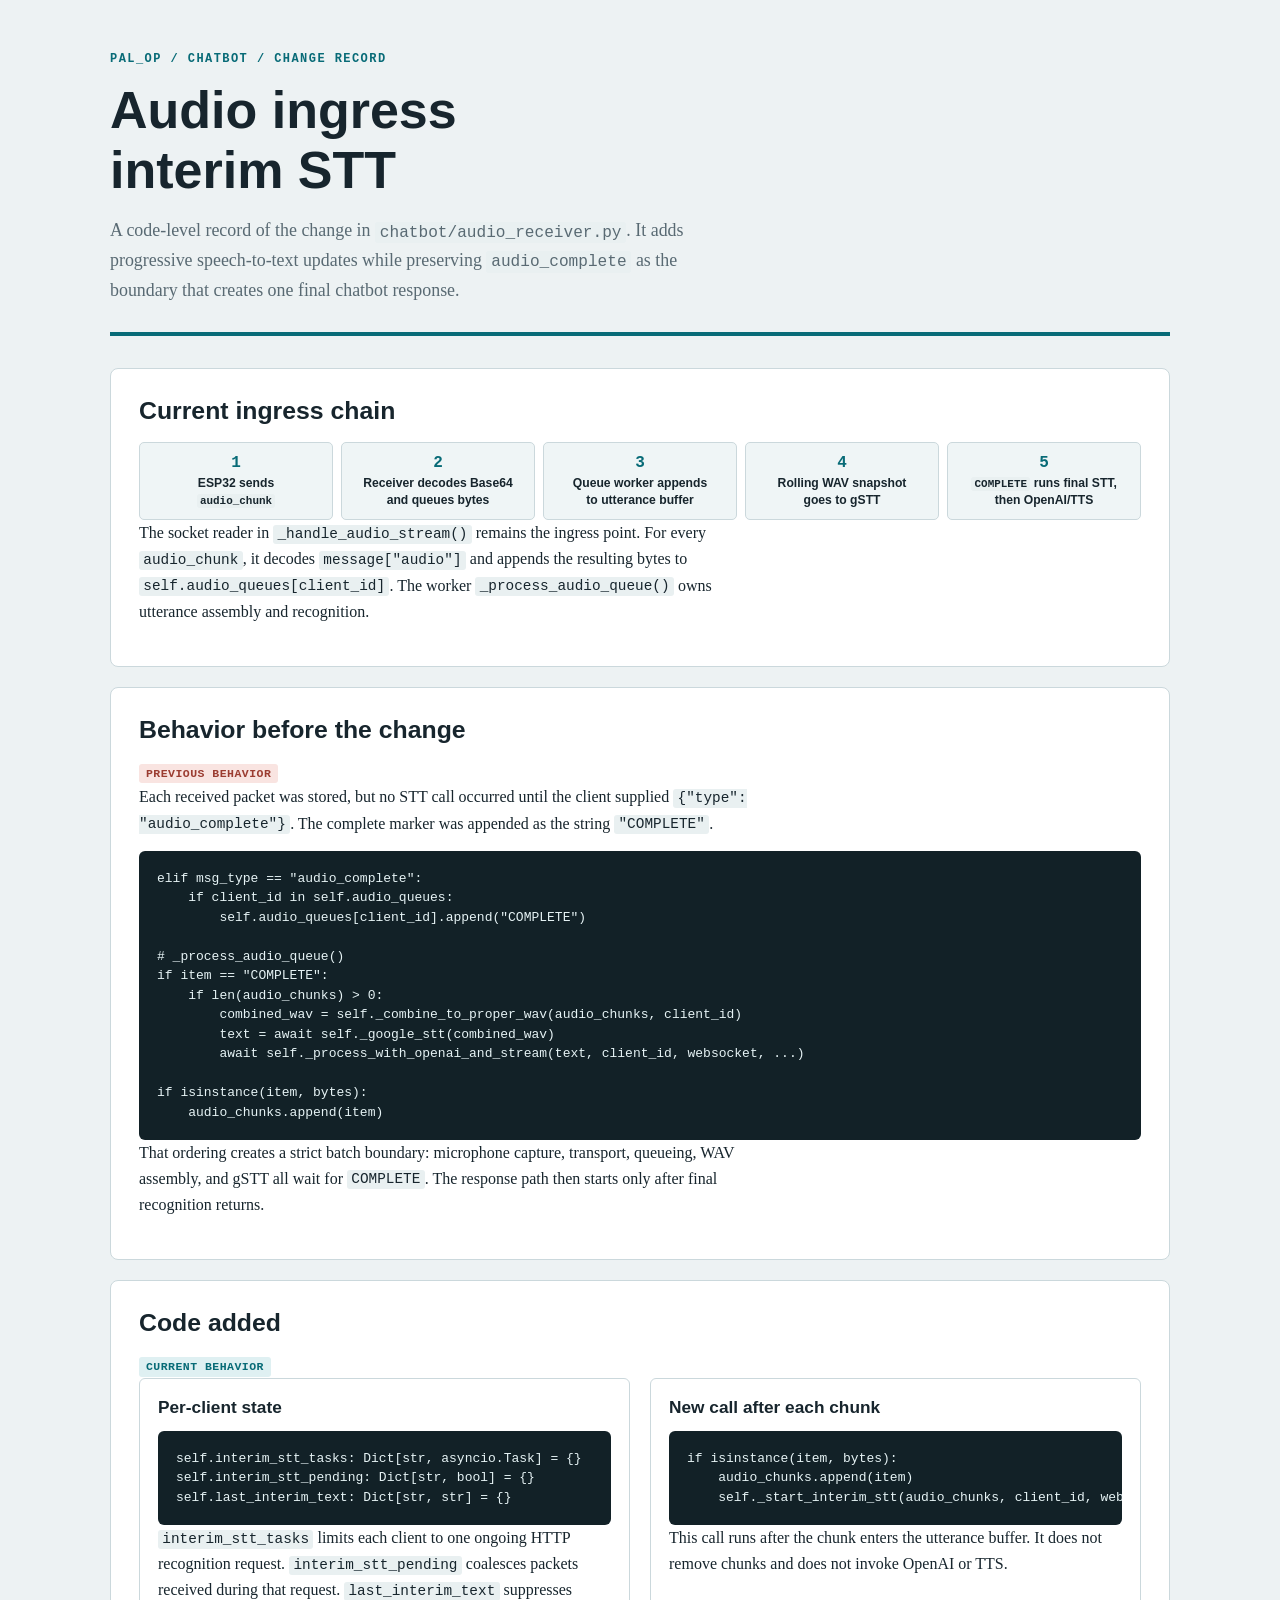
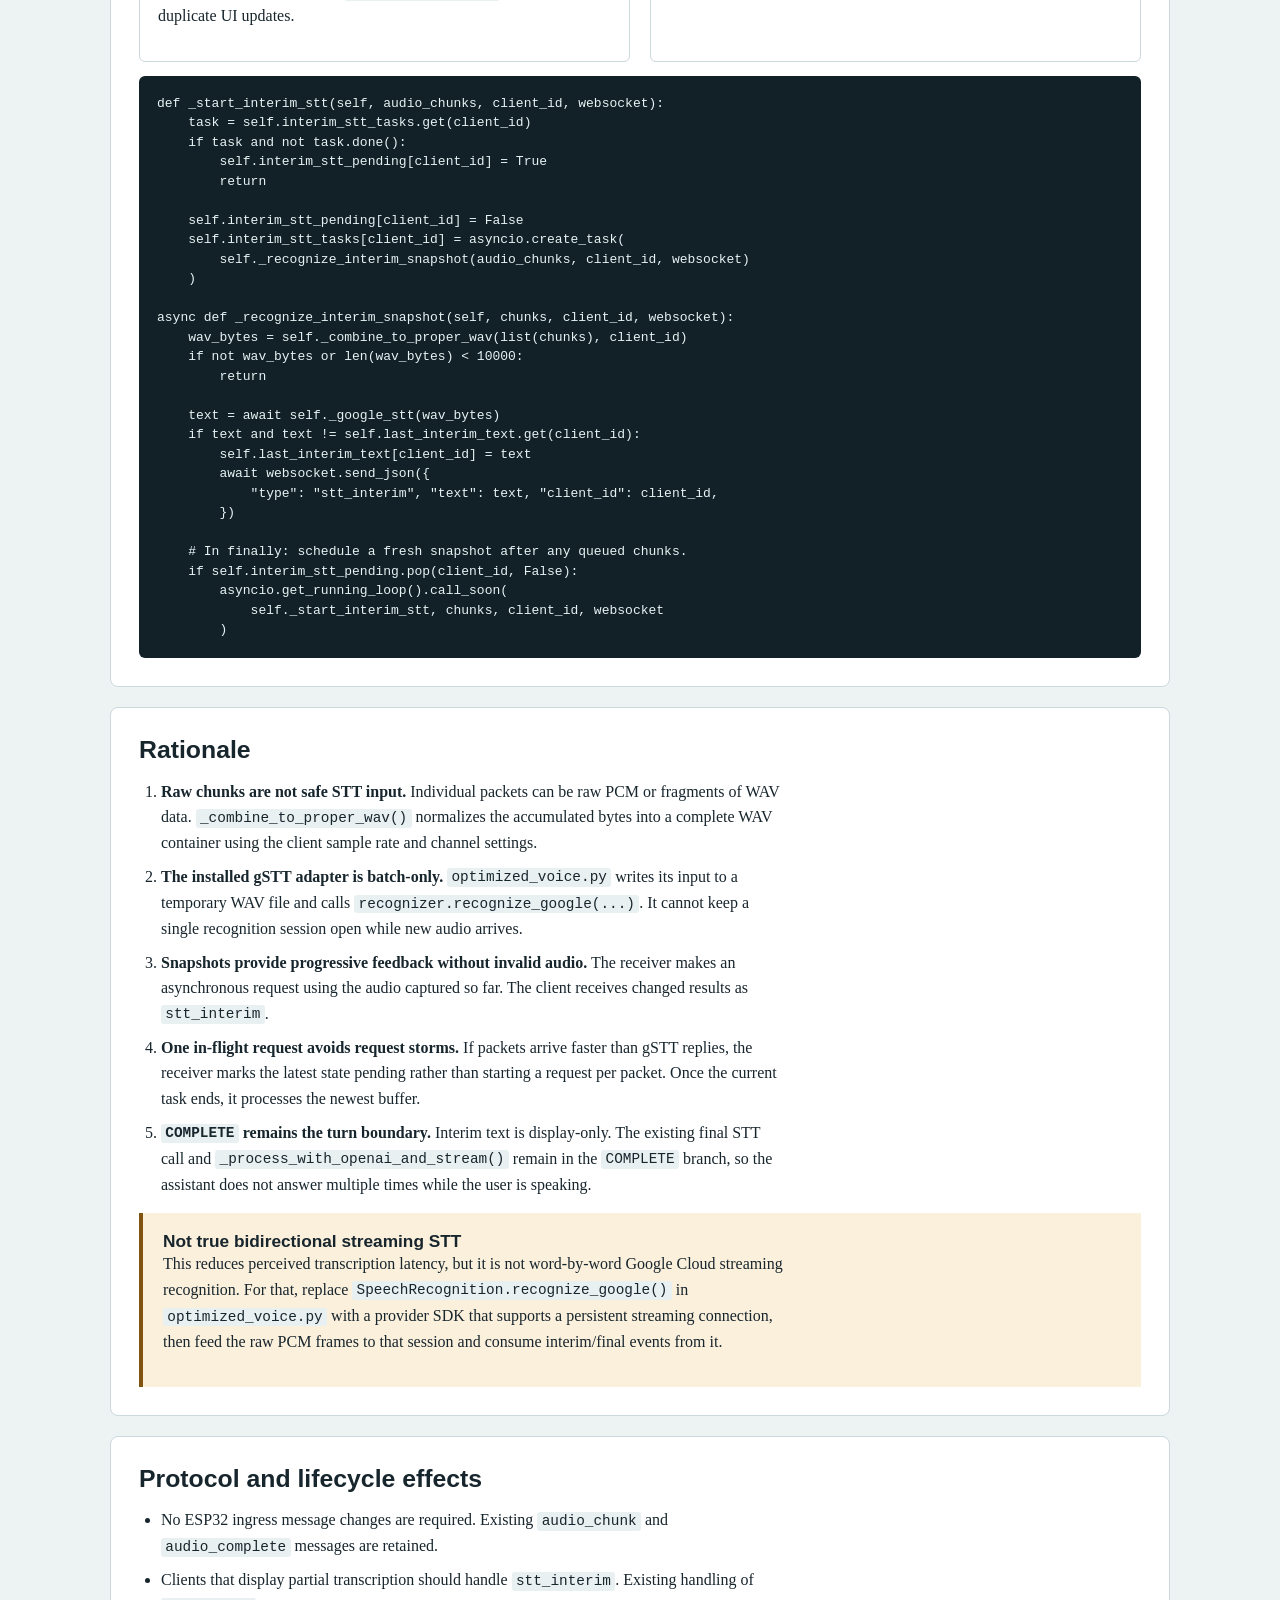
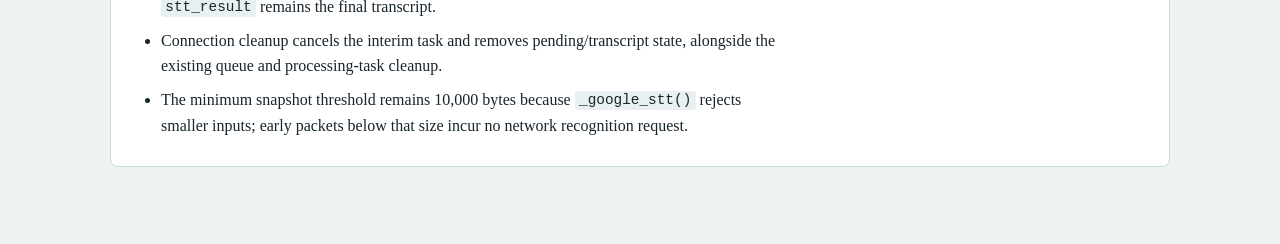
<file: docs/audio-ingress-interim-stt-change.html>
<!DOCTYPE html>
<html lang="en">
<head>
<meta charset="utf-8">
<meta name="viewport" content="width=device-width, initial-scale=1">
<title>PAL_OP Audio Ingress: Interim STT Change</title>
<style>
  :root { --ink:#17252d; --muted:#596a73; --ground:#edf2f3; --paper:#fff; --rule:#cbd8dc; --accent:#086b77; --accent-bg:#dff0f2; --warn:#815411; --warn-bg:#fbf0dc; --old:#9b3c31; --old-bg:#f9e4e1; --code:#122127; }
  * { box-sizing:border-box; }
  body { margin:0; background:var(--ground); color:var(--ink); font:16px/1.6 Georgia, "Times New Roman", serif; }
  main { width:min(1060px, calc(100% - 32px)); margin:0 auto; padding:52px 0 88px; }
  header { border-bottom:4px solid var(--accent); padding-bottom:28px; margin-bottom:32px; }
  h1, h2, h3 { font-family:"Segoe UI", Arial, sans-serif; line-height:1.16; margin:0; }
  h1 { font-size:clamp(2rem, 5vw, 3.25rem); max-width:17ch; }
  h2 { font-size:1.55rem; margin-bottom:14px; }
  h3 { font-size:1.08rem; }
  .eyebrow { color:var(--accent); font:700 .75rem/1.3 Consolas, monospace; letter-spacing:.12em; text-transform:uppercase; margin-bottom:12px; }
  .lede { max-width:70ch; color:var(--muted); font-size:1.12rem; margin:16px 0 0; }
  section { background:var(--paper); border:1px solid var(--rule); border-radius:8px; padding:28px; margin-top:20px; }
  p, li { max-width:78ch; }
  p { margin:0 0 14px; }
  ul, ol { margin:0; padding-left:22px; }
  li + li { margin-top:8px; }
  code { font-family:Consolas, "Cascadia Mono", monospace; font-size:.9em; background:#e9f0f1; padding:.1em .3em; border-radius:3px; }
  pre { overflow:auto; margin:14px 0 0; padding:18px; background:var(--code); color:#e6f3f5; border-radius:6px; font:13px/1.5 Consolas, "Cascadia Mono", monospace; }
  .tag { display:inline-block; border-radius:3px; padding:2px 7px; font:700 .72rem/1.35 Consolas, monospace; letter-spacing:.04em; text-transform:uppercase; }
  .old { background:var(--old-bg); color:var(--old); } .new { background:var(--accent-bg); color:var(--accent); } .warn { background:var(--warn-bg); color:var(--warn); }
  .grid { display:grid; grid-template-columns:repeat(2, minmax(0, 1fr)); gap:20px; }
  .box { border:1px solid var(--rule); border-radius:6px; padding:18px; }
  .chain { display:grid; grid-template-columns:repeat(5, minmax(0, 1fr)); gap:8px; margin-top:16px; }
  .step { background:#eff5f6; border:1px solid var(--rule); border-radius:5px; padding:11px; font:700 .76rem/1.35 "Segoe UI", Arial, sans-serif; text-align:center; }
  .step strong { color:var(--accent); display:block; font:700 1rem Consolas, monospace; margin-bottom:3px; }
  .callout { border-left:4px solid var(--warn); background:var(--warn-bg); padding:18px 20px; margin-top:16px; }
  @media (max-width:720px) { main { width:min(100% - 20px, 1060px); padding-top:28px; } section { padding:20px; } .grid, .chain { grid-template-columns:1fr; } pre { font-size:12px; } }
</style>
</head>
<body>
<main>
  <header>
    <div class="eyebrow">PAL_OP / chatbot / change record</div>
    <h1>Audio ingress interim STT</h1>
    <p class="lede">A code-level record of the change in <code>chatbot/audio_receiver.py</code>. It adds progressive speech-to-text updates while preserving <code>audio_complete</code> as the boundary that creates one final chatbot response.</p>
  </header>

  <section>
    <h2>Current ingress chain</h2>
    <div class="chain">
      <div class="step"><strong>1</strong>ESP32 sends<br><code>audio_chunk</code></div>
      <div class="step"><strong>2</strong>Receiver decodes Base64<br>and queues bytes</div>
      <div class="step"><strong>3</strong>Queue worker appends<br>to utterance buffer</div>
      <div class="step"><strong>4</strong>Rolling WAV snapshot<br>goes to gSTT</div>
      <div class="step"><strong>5</strong><code>COMPLETE</code> runs final STT,<br>then OpenAI/TTS</div>
    </div>
    <p>The socket reader in <code>_handle_audio_stream()</code> remains the ingress point. For every <code>audio_chunk</code>, it decodes <code>message["audio"]</code> and appends the resulting bytes to <code>self.audio_queues[client_id]</code>. The worker <code>_process_audio_queue()</code> owns utterance assembly and recognition.</p>
  </section>

  <section>
    <h2>Behavior before the change</h2>
    <span class="tag old">Previous behavior</span>
    <p>Each received packet was stored, but no STT call occurred until the client supplied <code>{"type": "audio_complete"}</code>. The complete marker was appended as the string <code>"COMPLETE"</code>.</p>
    <pre>elif msg_type == "audio_complete":
    if client_id in self.audio_queues:
        self.audio_queues[client_id].append("COMPLETE")

# _process_audio_queue()
if item == "COMPLETE":
    if len(audio_chunks) &gt; 0:
        combined_wav = self._combine_to_proper_wav(audio_chunks, client_id)
        text = await self._google_stt(combined_wav)
        await self._process_with_openai_and_stream(text, client_id, websocket, ...)

if isinstance(item, bytes):
    audio_chunks.append(item)</pre>
    <p>That ordering creates a strict batch boundary: microphone capture, transport, queueing, WAV assembly, and gSTT all wait for <code>COMPLETE</code>. The response path then starts only after final recognition returns.</p>
  </section>

  <section>
    <h2>Code added</h2>
    <span class="tag new">Current behavior</span>
    <div class="grid">
      <div class="box">
        <h3>Per-client state</h3>
        <pre>self.interim_stt_tasks: Dict[str, asyncio.Task] = {}
self.interim_stt_pending: Dict[str, bool] = {}
self.last_interim_text: Dict[str, str] = {}</pre>
        <p><code>interim_stt_tasks</code> limits each client to one ongoing HTTP recognition request. <code>interim_stt_pending</code> coalesces packets received during that request. <code>last_interim_text</code> suppresses duplicate UI updates.</p>
      </div>
      <div class="box">
        <h3>New call after each chunk</h3>
        <pre>if isinstance(item, bytes):
    audio_chunks.append(item)
    self._start_interim_stt(audio_chunks, client_id, websocket)</pre>
        <p>This call runs after the chunk enters the utterance buffer. It does not remove chunks and does not invoke OpenAI or TTS.</p>
      </div>
    </div>
    <pre>def _start_interim_stt(self, audio_chunks, client_id, websocket):
    task = self.interim_stt_tasks.get(client_id)
    if task and not task.done():
        self.interim_stt_pending[client_id] = True
        return

    self.interim_stt_pending[client_id] = False
    self.interim_stt_tasks[client_id] = asyncio.create_task(
        self._recognize_interim_snapshot(audio_chunks, client_id, websocket)
    )

async def _recognize_interim_snapshot(self, chunks, client_id, websocket):
    wav_bytes = self._combine_to_proper_wav(list(chunks), client_id)
    if not wav_bytes or len(wav_bytes) &lt; 10000:
        return

    text = await self._google_stt(wav_bytes)
    if text and text != self.last_interim_text.get(client_id):
        self.last_interim_text[client_id] = text
        await websocket.send_json({
            "type": "stt_interim", "text": text, "client_id": client_id,
        })

    # In finally: schedule a fresh snapshot after any queued chunks.
    if self.interim_stt_pending.pop(client_id, False):
        asyncio.get_running_loop().call_soon(
            self._start_interim_stt, chunks, client_id, websocket
        )</pre>
  </section>

  <section>
    <h2>Rationale</h2>
    <ol>
      <li><strong>Raw chunks are not safe STT input.</strong> Individual packets can be raw PCM or fragments of WAV data. <code>_combine_to_proper_wav()</code> normalizes the accumulated bytes into a complete WAV container using the client sample rate and channel settings.</li>
      <li><strong>The installed gSTT adapter is batch-only.</strong> <code>optimized_voice.py</code> writes its input to a temporary WAV file and calls <code>recognizer.recognize_google(...)</code>. It cannot keep a single recognition session open while new audio arrives.</li>
      <li><strong>Snapshots provide progressive feedback without invalid audio.</strong> The receiver makes an asynchronous request using the audio captured so far. The client receives changed results as <code>stt_interim</code>.</li>
      <li><strong>One in-flight request avoids request storms.</strong> If packets arrive faster than gSTT replies, the receiver marks the latest state pending rather than starting a request per packet. Once the current task ends, it processes the newest buffer.</li>
      <li><strong><code>COMPLETE</code> remains the turn boundary.</strong> Interim text is display-only. The existing final STT call and <code>_process_with_openai_and_stream()</code> remain in the <code>COMPLETE</code> branch, so the assistant does not answer multiple times while the user is speaking.</li>
    </ol>
    <div class="callout">
      <h3>Not true bidirectional streaming STT</h3>
      <p>This reduces perceived transcription latency, but it is not word-by-word Google Cloud streaming recognition. For that, replace <code>SpeechRecognition.recognize_google()</code> in <code>optimized_voice.py</code> with a provider SDK that supports a persistent streaming connection, then feed the raw PCM frames to that session and consume interim/final events from it.</p>
    </div>
  </section>

  <section>
    <h2>Protocol and lifecycle effects</h2>
    <ul>
      <li>No ESP32 ingress message changes are required. Existing <code>audio_chunk</code> and <code>audio_complete</code> messages are retained.</li>
      <li>Clients that display partial transcription should handle <code>stt_interim</code>. Existing handling of <code>stt_result</code> remains the final transcript.</li>
      <li>Connection cleanup cancels the interim task and removes pending/transcript state, alongside the existing queue and processing-task cleanup.</li>
      <li>The minimum snapshot threshold remains 10,000 bytes because <code>_google_stt()</code> rejects smaller inputs; early packets below that size incur no network recognition request.</li>
    </ul>
  </section>
</main>
</body>
</html>
</file>
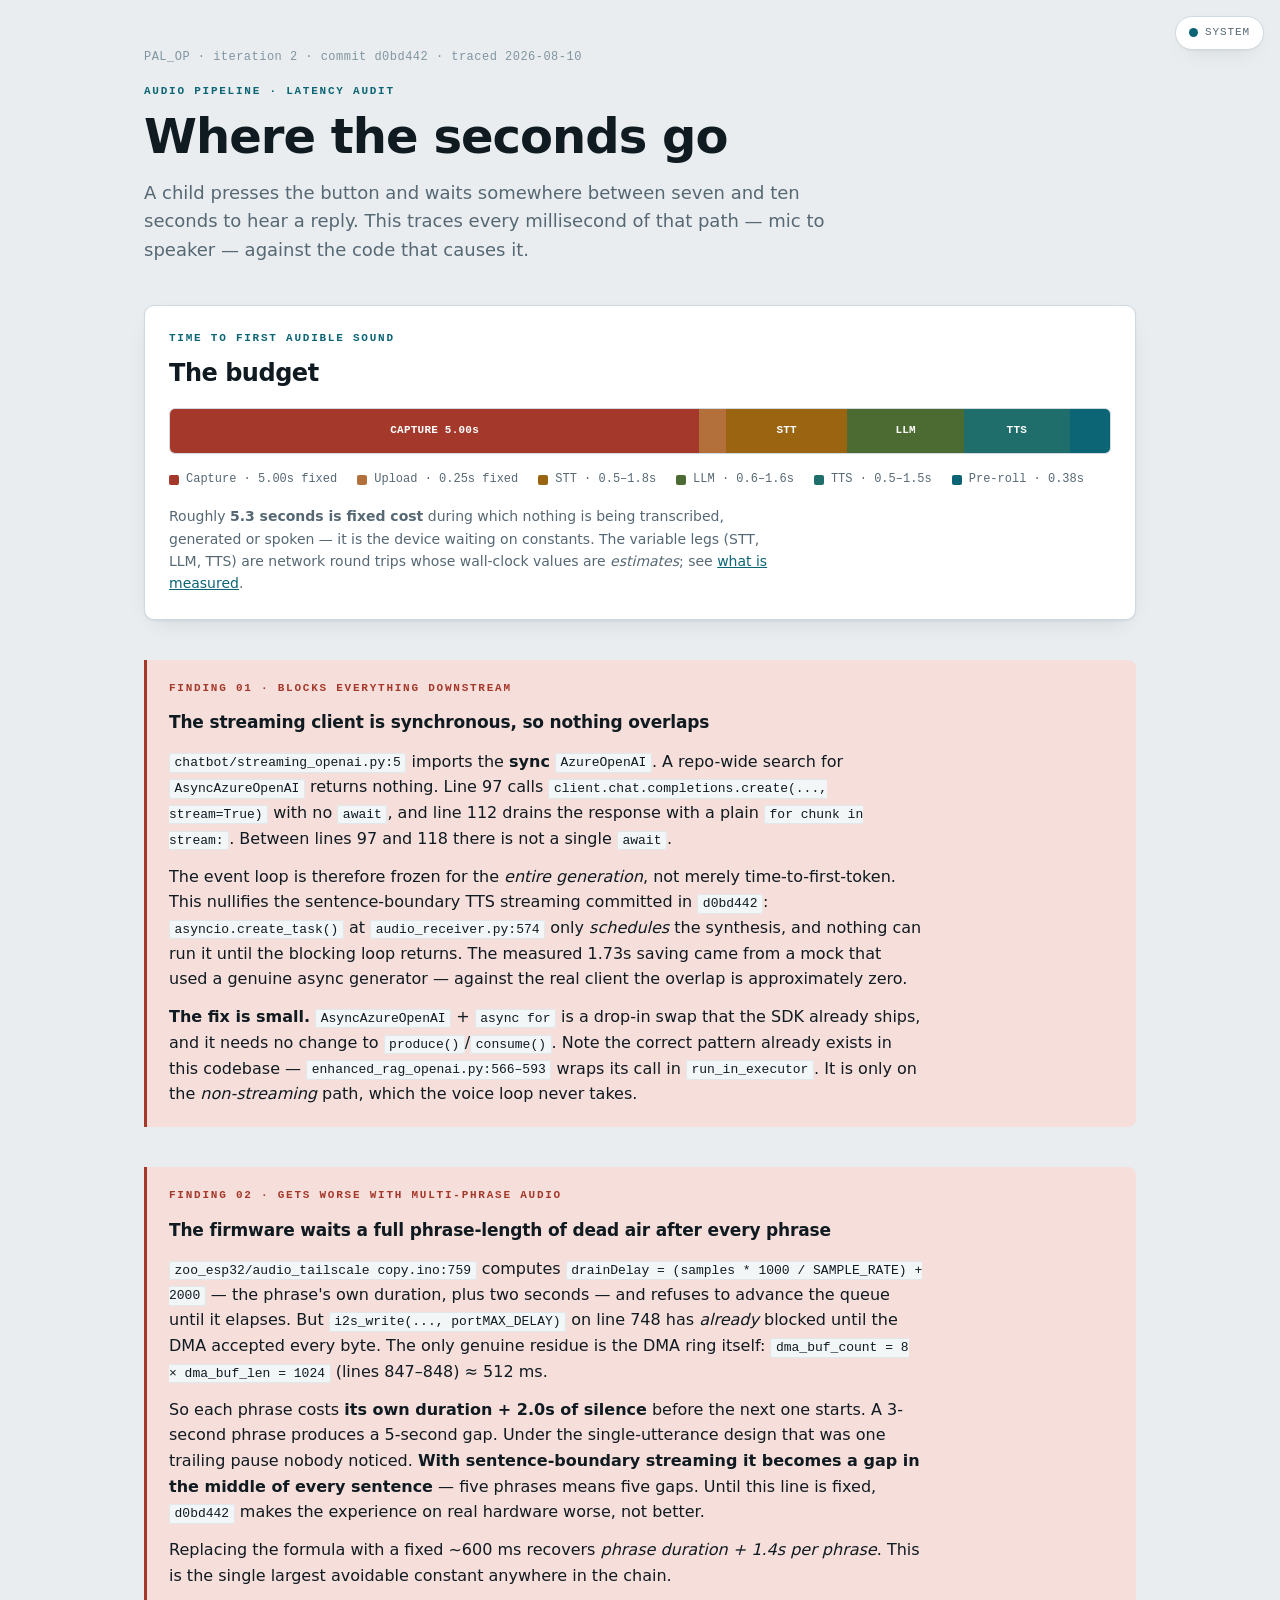
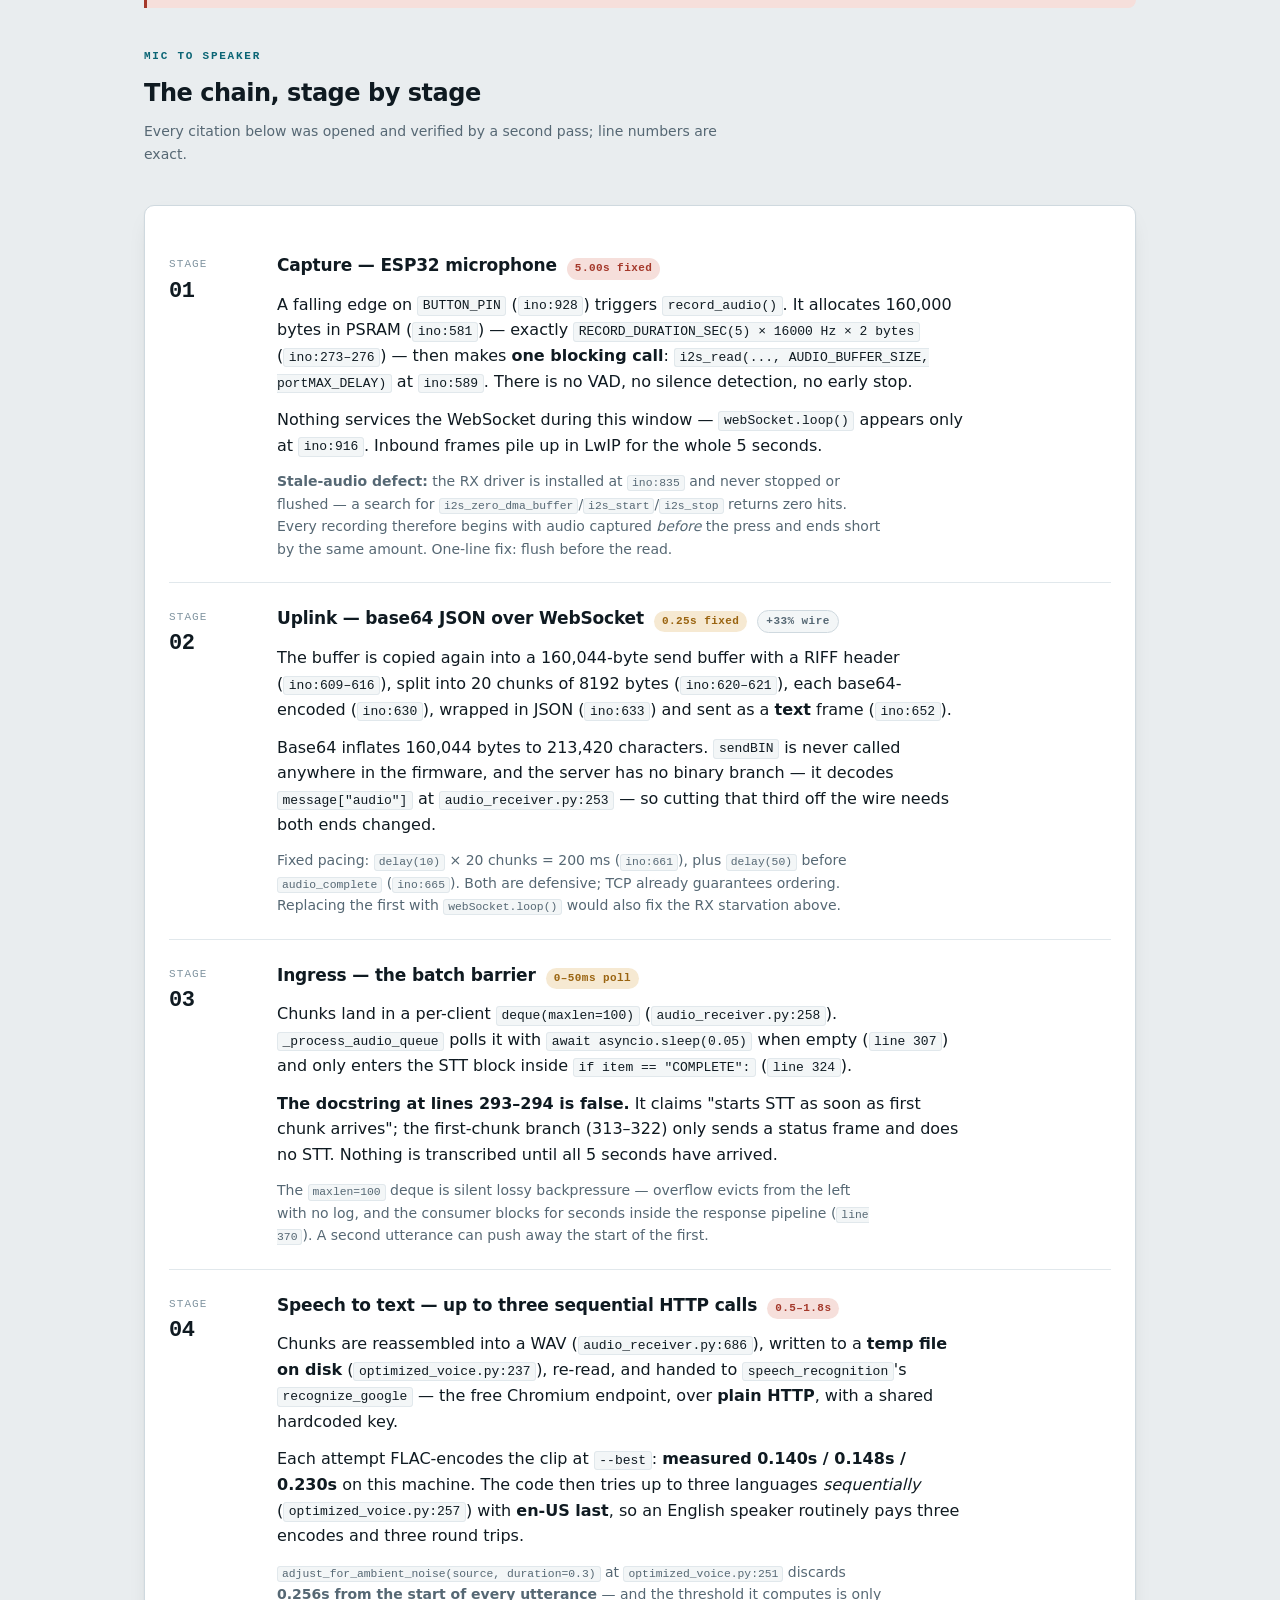
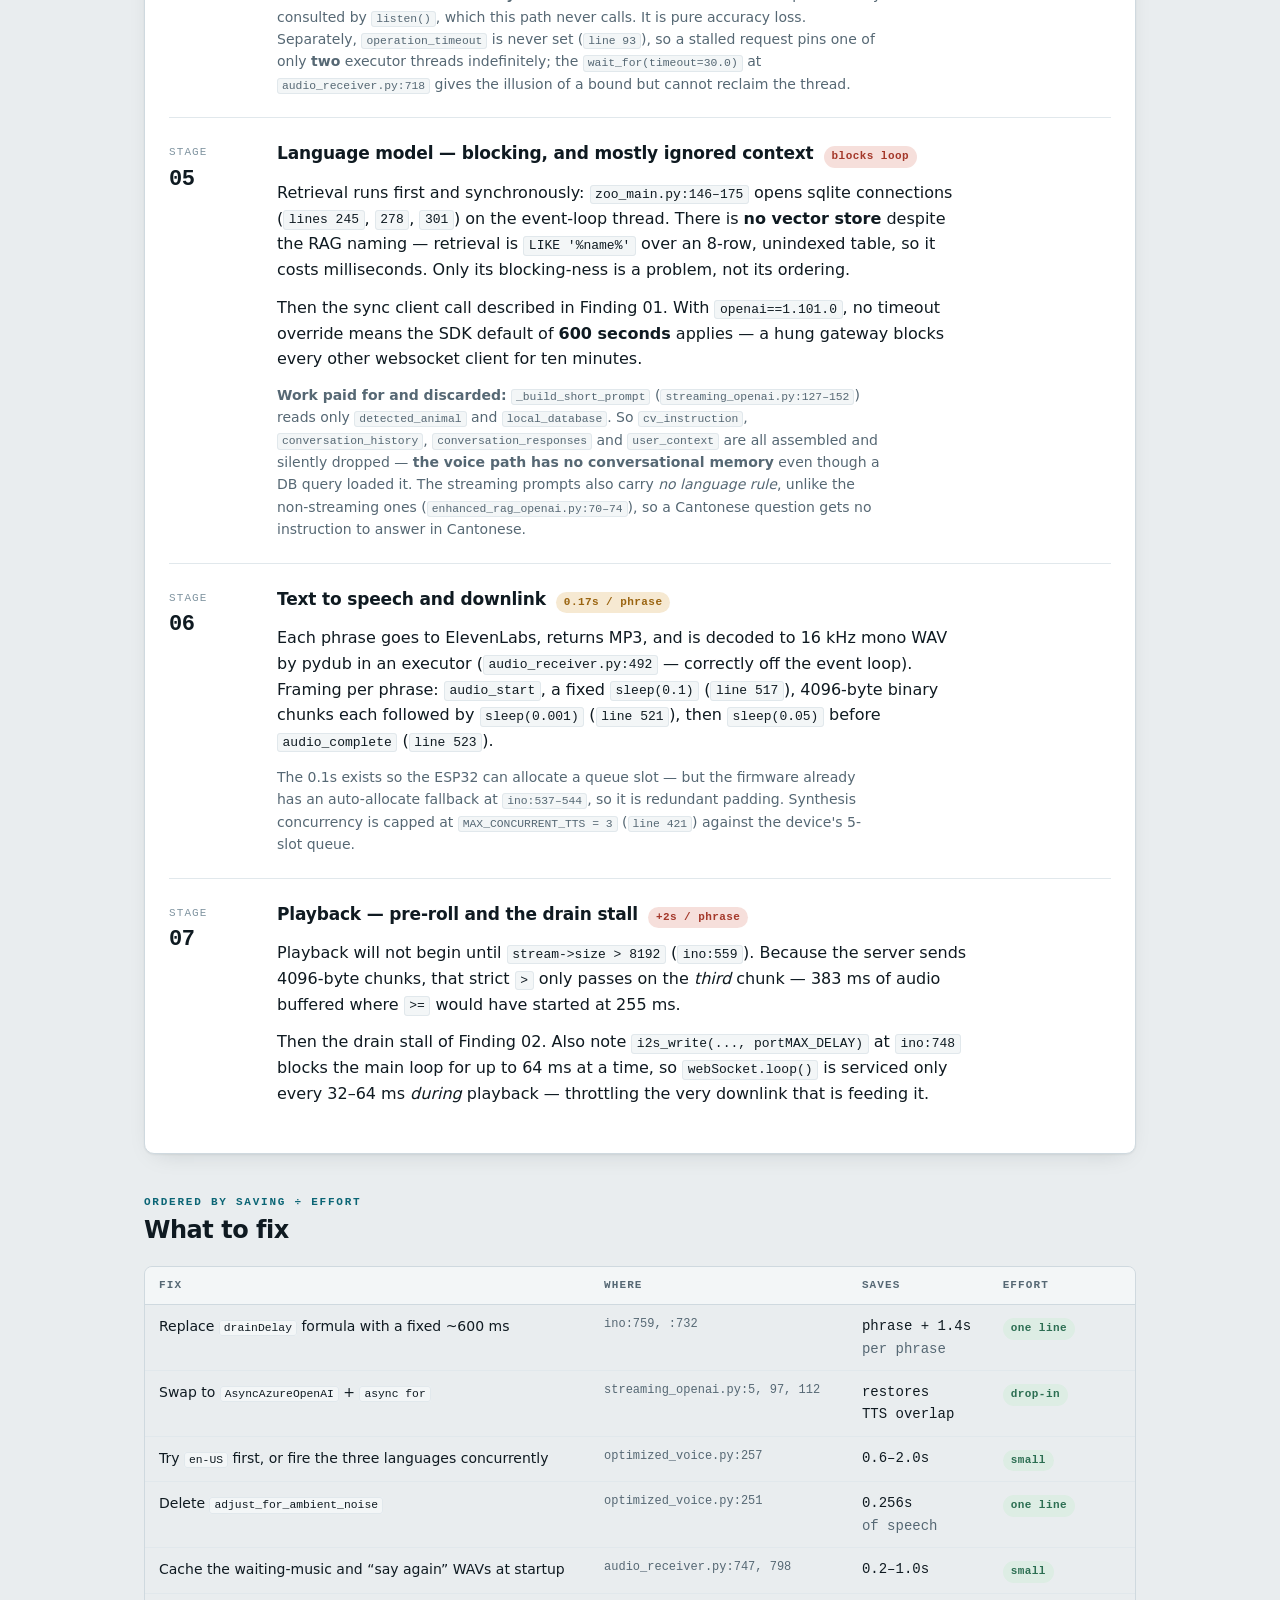
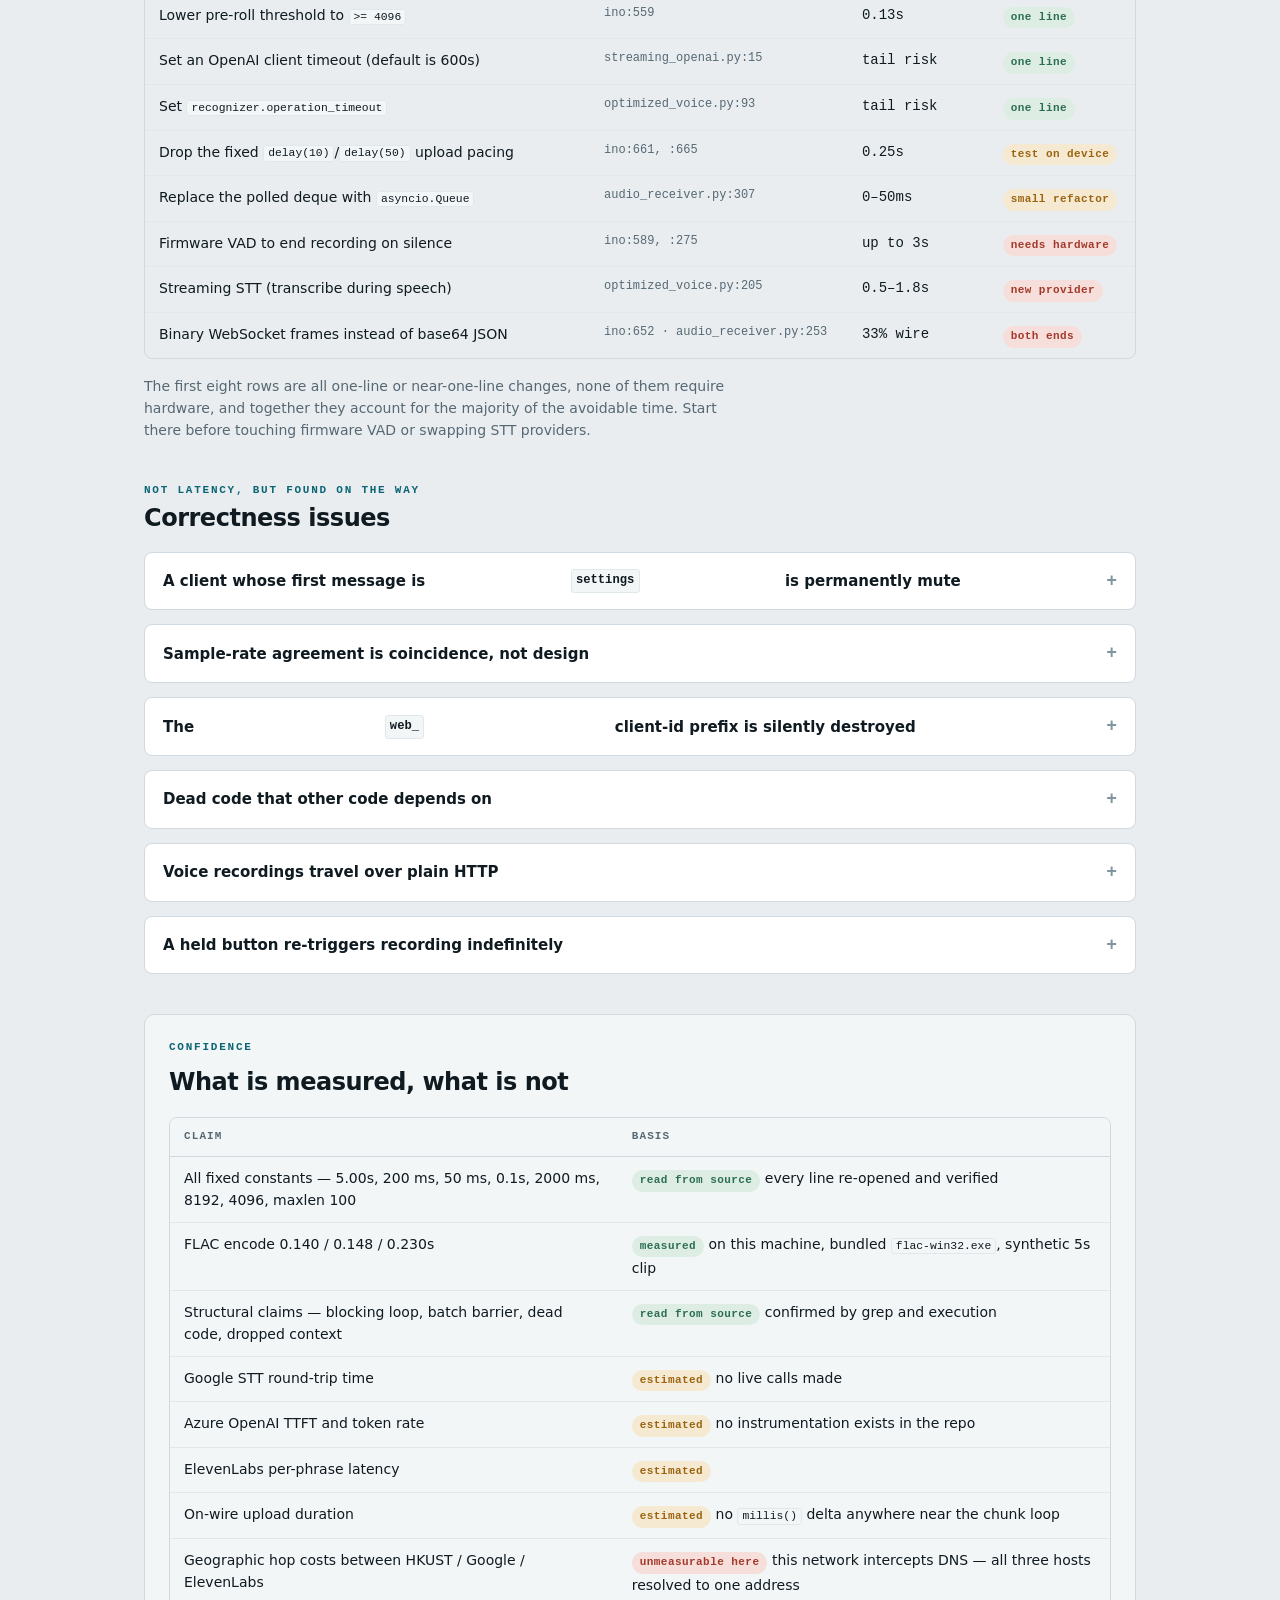
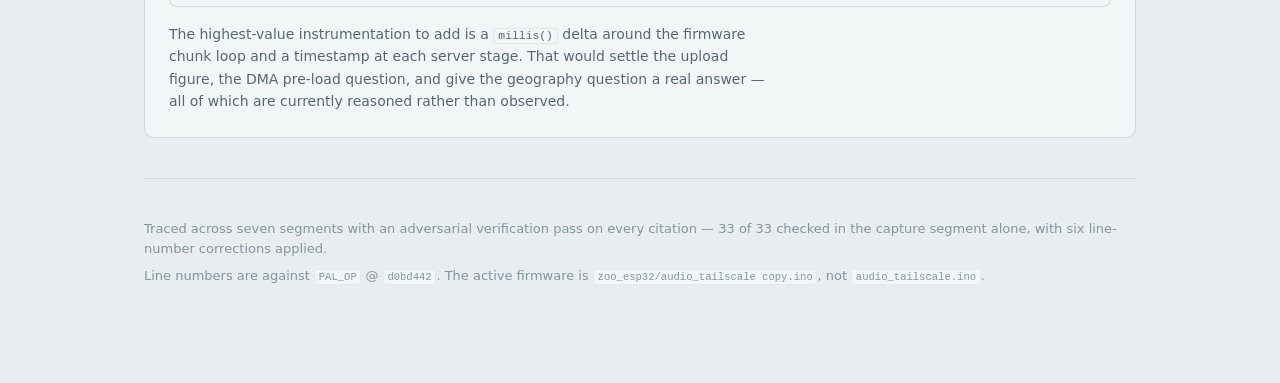
<file: docs/audio-latency-chain.html>
<!DOCTYPE html>
<html lang="en">
<head>
<meta charset="utf-8">
<meta name="viewport" content="width=device-width, initial-scale=1">
<meta name="color-scheme" content="light dark">
<meta name="description" content="Stage-by-stage trace of the PAL_OP audio latency chain, mic to speaker, with exact file:line citations and a ranked fix list.">
<title>PAL_OP — Audio Latency Chain</title>
<style>

  /* --- reset (the artifact host supplied one; standalone needs its own) --- */
  *, *::before, *::after { box-sizing: border-box; }
  html { -webkit-text-size-adjust: 100%; }
  body { margin: 0; }
  img, svg { display: block; max-width: 100%; }
  table { border-collapse: collapse; }
  button { font: inherit; color: inherit; }

  :root {
    --ground:      #E9EDEF;
    --surface:     #FFFFFF;
    --surface-2:   #F3F6F7;
    --ink:         #0F1A21;
    --ink-soft:    #566874;
    --ink-faint:   #8195A1;
    --rule:        #CFD9DF;
    --rule-soft:   #E1E8EC;
    --accent:      #0B6575;
    --accent-soft: #DCEDF0;
    --ok:          #2C6E52;
    --ok-bg:       #DDEDE4;
    --warn:        #9A6410;
    --warn-bg:     #F6E9D2;
    --hot:         #A4382A;
    --hot-bg:      #F6DFDB;
    --shadow:      0 1px 2px rgba(15,26,33,.06), 0 8px 24px -12px rgba(15,26,33,.18);

    --sans: system-ui, -apple-system, "Segoe UI", Roboto, "Helvetica Neue", Arial, sans-serif;
    --mono: ui-monospace, "Cascadia Mono", "SF Mono", Menlo, Consolas, "Liberation Mono", monospace;

    --measure: 68ch;
  }

  @media (prefers-color-scheme: dark) {
    :root:not([data-theme="light"]) {
      --ground:      #0B1216;
      --surface:     #121E24;
      --surface-2:   #16242B;
      --ink:         #DFE8EC;
      --ink-soft:    #90A4AF;
      --ink-faint:   #6A7F8B;
      --rule:        #23343C;
      --rule-soft:   #1B2A31;
      --accent:      #56C2D2;
      --accent-soft: #12333A;
      --ok:          #63B58C;
      --ok-bg:       #163025;
      --warn:        #DCA847;
      --warn-bg:     #33290F;
      --hot:         #E47964;
      --hot-bg:      #3A1F1A;
      --shadow:      0 1px 2px rgba(0,0,0,.4), 0 10px 30px -14px rgba(0,0,0,.7);
    }
  }
  :root[data-theme="dark"] {
    --ground:      #0B1216;
    --surface:     #121E24;
    --surface-2:   #16242B;
    --ink:         #DFE8EC;
    --ink-soft:    #90A4AF;
    --ink-faint:   #6A7F8B;
    --rule:        #23343C;
    --rule-soft:   #1B2A31;
    --accent:      #56C2D2;
    --accent-soft: #12333A;
    --ok:          #63B58C;
    --ok-bg:       #163025;
    --warn:        #DCA847;
    --warn-bg:     #33290F;
    --hot:         #E47964;
    --hot-bg:      #3A1F1A;
    --shadow:      0 1px 2px rgba(0,0,0,.4), 0 10px 30px -14px rgba(0,0,0,.7);
  }

  * { box-sizing: border-box; }

  body {
    margin: 0;
    background: var(--ground);
    color: var(--ink);
    font-family: var(--sans);
    font-size: 16px;
    line-height: 1.6;
    -webkit-font-smoothing: antialiased;
  }

  .wrap {
    max-width: 1040px;
    margin: 0 auto;
    padding: 48px 24px 96px;
    display: flex;
    flex-direction: column;
    gap: 40px;
  }

  /* ---- type ---- */
  h1, h2, h3 { text-wrap: balance; margin: 0; letter-spacing: -.02em; }
  h1 { font-size: clamp(2rem, 5vw, 3rem); font-weight: 760; line-height: 1.08; }
  h2 { font-size: 1.5rem; font-weight: 700; }
  h3 { font-size: 1.0625rem; font-weight: 680; letter-spacing: -.01em; }
  p  { margin: 0; max-width: var(--measure); }

  .eyebrow {
    font-family: var(--mono);
    font-size: .6875rem;
    font-weight: 600;
    letter-spacing: .16em;
    text-transform: uppercase;
    color: var(--accent);
  }
  .lede { font-size: 1.125rem; color: var(--ink-soft); max-width: 62ch; }
  .note { font-size: .875rem; color: var(--ink-soft); }

  code, .mono { font-family: var(--mono); font-variant-numeric: tabular-nums; }
  code {
    font-size: .8125em;
    background: var(--surface-2);
    border: 1px solid var(--rule-soft);
    border-radius: 3px;
    padding: .1em .35em;
    word-break: break-word;
  }

  a { color: var(--accent); }
  a:focus-visible, summary:focus-visible {
    outline: 2px solid var(--accent);
    outline-offset: 2px;
    border-radius: 3px;
  }

  /* ---- header ---- */
  header { display: flex; flex-direction: column; gap: 16px; }
  .titlebar { display: flex; flex-direction: column; gap: 10px; }
  .subject {
    font-family: var(--mono);
    font-size: .75rem;
    color: var(--ink-faint);
    letter-spacing: .04em;
  }

  /* ---- panels ---- */
  .panel {
    background: var(--surface);
    border: 1px solid var(--rule);
    border-radius: 10px;
    padding: 24px;
    box-shadow: var(--shadow);
    display: flex;
    flex-direction: column;
    gap: 16px;
  }
  .panel.flat { box-shadow: none; background: var(--surface-2); }

  .callout {
    border-left: 3px solid var(--hot);
    background: var(--hot-bg);
    border-radius: 0 8px 8px 0;
    padding: 20px 22px;
    display: flex;
    flex-direction: column;
    gap: 12px;
  }
  .callout.warn { border-left-color: var(--warn); background: var(--warn-bg); }
  .callout h3 { color: inherit; }
  .callout p, .callout li { max-width: 74ch; }

  /* ---- meter ---- */
  .meter {
    display: flex;
    width: 100%;
    height: 46px;
    border-radius: 6px;
    overflow: hidden;
    border: 1px solid var(--rule);
    background: var(--surface-2);
  }
  .seg {
    display: flex;
    align-items: center;
    justify-content: center;
    font-family: var(--mono);
    font-size: .6875rem;
    font-weight: 600;
    color: #fff;
    letter-spacing: .02em;
    white-space: nowrap;
    overflow: hidden;
    min-width: 0;
  }
  .seg-capture { background: #A4382A; flex: 5.00; }
  .seg-upload  { background: #B4703A; flex: 0.25; }
  .seg-stt     { background: #9A6410; flex: 1.15; }
  .seg-llm     { background: #4C6B33; flex: 1.10; }
  .seg-tts     { background: #1F6E6B; flex: 1.00; }
  .seg-play    { background: #0B6575; flex: 0.38; }

  .meter-key {
    display: flex;
    flex-wrap: wrap;
    gap: 8px 20px;
    font-family: var(--mono);
    font-size: .75rem;
    color: var(--ink-soft);
  }
  .meter-key span { display: inline-flex; align-items: center; gap: 7px; }
  .swatch { width: 10px; height: 10px; border-radius: 2px; flex: none; }

  /* ---- chain ---- */
  .chain { display: flex; flex-direction: column; gap: 0; }
  .link {
    display: grid;
    grid-template-columns: 88px 1fr;
    gap: 20px;
    padding: 22px 0;
    border-top: 1px solid var(--rule-soft);
    align-items: start;
  }
  .link:first-child { border-top: none; }
  .stage {
    font-family: var(--mono);
    font-size: .6875rem;
    text-transform: uppercase;
    letter-spacing: .1em;
    color: var(--ink-faint);
    padding-top: 4px;
  }
  .stage b {
    display: block;
    font-size: 1.375rem;
    letter-spacing: -.02em;
    color: var(--ink);
    font-weight: 700;
    text-transform: none;
  }
  .link-body { display: flex; flex-direction: column; gap: 12px; min-width: 0; }
  .link-head { display: flex; flex-wrap: wrap; gap: 10px; align-items: baseline; }

  /* ---- tables ---- */
  .scroll { overflow-x: auto; border: 1px solid var(--rule); border-radius: 8px; }
  table { border-collapse: collapse; width: 100%; font-size: .875rem; min-width: 620px; }
  th, td { text-align: left; padding: 10px 14px; border-bottom: 1px solid var(--rule-soft); vertical-align: top; }
  thead th {
    font-family: var(--mono);
    font-size: .6875rem;
    text-transform: uppercase;
    letter-spacing: .1em;
    color: var(--ink-soft);
    background: var(--surface-2);
    border-bottom: 1px solid var(--rule);
    white-space: nowrap;
  }
  tbody tr:last-child td { border-bottom: none; }
  td.num { font-family: var(--mono); font-variant-numeric: tabular-nums; white-space: nowrap; }
  td.ref { font-family: var(--mono); font-size: .75rem; color: var(--ink-soft); white-space: nowrap; }

  /* ---- pills ---- */
  .pill {
    display: inline-block;
    font-family: var(--mono);
    font-size: .6875rem;
    font-weight: 600;
    letter-spacing: .04em;
    padding: 2px 8px;
    border-radius: 999px;
    white-space: nowrap;
  }
  .p-hot  { background: var(--hot-bg);  color: var(--hot); }
  .p-warn { background: var(--warn-bg); color: var(--warn); }
  .p-ok   { background: var(--ok-bg);   color: var(--ok); }
  .p-flat { background: var(--surface-2); color: var(--ink-soft); border: 1px solid var(--rule); }

  ul, ol { margin: 0; padding-left: 20px; display: flex; flex-direction: column; gap: 8px; }
  li { max-width: var(--measure); }

  details {
    border: 1px solid var(--rule);
    border-radius: 8px;
    background: var(--surface);
    padding: 0;
  }
  summary {
    cursor: pointer;
    padding: 14px 18px;
    font-weight: 620;
    font-size: .9375rem;
    list-style: none;
    display: flex;
    justify-content: space-between;
    gap: 12px;
    align-items: center;
  }
  summary::-webkit-details-marker { display: none; }
  summary::after { content: "+"; font-family: var(--mono); color: var(--ink-faint); font-size: 1.125rem; }
  details[open] summary::after { content: "\2212"; }
  details[open] summary { border-bottom: 1px solid var(--rule-soft); }
  .details-body { padding: 16px 18px 20px; display: flex; flex-direction: column; gap: 14px; }

  hr { border: none; border-top: 1px solid var(--rule); margin: 0; }

  footer { color: var(--ink-faint); font-size: .8125rem; display: flex; flex-direction: column; gap: 6px; }

  @media (max-width: 640px) {
    .link { grid-template-columns: 1fr; gap: 10px; }
    .stage { padding-top: 0; }
    .stage b { display: inline; font-size: 1.125rem; margin-left: 8px; }
  }

  /* --- theme toggle (standalone only: no host to stamp data-theme) --- */
  .theme-toggle {
    position: fixed;
    top: 16px;
    right: 16px;
    z-index: 50;
    display: inline-flex;
    align-items: center;
    gap: 7px;
    padding: 7px 13px;
    background: var(--surface);
    color: var(--ink-soft);
    border: 1px solid var(--rule);
    border-radius: 999px;
    font-family: var(--mono);
    font-size: .6875rem;
    letter-spacing: .08em;
    text-transform: uppercase;
    cursor: pointer;
    box-shadow: var(--shadow);
  }
  .theme-toggle:hover { color: var(--ink); border-color: var(--ink-faint); }
  .theme-toggle:focus-visible { outline: 2px solid var(--accent); outline-offset: 2px; }
  .theme-toggle .dot {
    width: 9px; height: 9px; border-radius: 50%;
    background: var(--accent); flex: none;
  }
  @media print {
    .theme-toggle { display: none; }
    body { background: #fff; color: #000; }
    .panel, details { box-shadow: none; break-inside: avoid; }
    details { border: 1px solid #ccc; }
    details > div { display: block !important; }
  }
</style>
</head>
<body>

<button class="theme-toggle" id="themeToggle" type="button" aria-live="polite">
  <span class="dot" aria-hidden="true"></span><span id="themeLabel">Theme</span>
</button>
<div class="wrap">

  <header>
    <div class="subject mono">PAL_OP · iteration 2 · commit d0bd442 · traced 2026-08-10</div>
    <div class="titlebar">
      <div class="eyebrow">Audio pipeline · latency audit</div>
      <h1>Where the seconds go</h1>
    </div>
    <p class="lede">
      A child presses the button and waits somewhere between seven and ten seconds to hear a reply.
      This traces every millisecond of that path — mic to speaker — against the code that causes it.
    </p>
  </header>

  <section class="panel">
    <div>
      <div class="eyebrow">Time to first audible sound</div>
      <h2 style="margin-top:6px">The budget</h2>
    </div>
    <div class="meter" role="img" aria-label="Latency budget: capture 5.0 seconds, upload 0.25, speech-to-text 0.5 to 1.8, language model 0.6 to 1.6, text-to-speech 0.5 to 1.5, playback pre-roll 0.38">
      <div class="seg seg-capture">CAPTURE 5.00s</div>
      <div class="seg seg-upload"></div>
      <div class="seg seg-stt">STT</div>
      <div class="seg seg-llm">LLM</div>
      <div class="seg seg-tts">TTS</div>
      <div class="seg seg-play"></div>
    </div>
    <div class="meter-key">
      <span><i class="swatch" style="background:#A4382A"></i>Capture · 5.00s fixed</span>
      <span><i class="swatch" style="background:#B4703A"></i>Upload · 0.25s fixed</span>
      <span><i class="swatch" style="background:#9A6410"></i>STT · 0.5–1.8s</span>
      <span><i class="swatch" style="background:#4C6B33"></i>LLM · 0.6–1.6s</span>
      <span><i class="swatch" style="background:#1F6E6B"></i>TTS · 0.5–1.5s</span>
      <span><i class="swatch" style="background:#0B6575"></i>Pre-roll · 0.38s</span>
    </div>
    <p class="note">
      Roughly <strong>5.3 seconds is fixed cost</strong> during which nothing is being transcribed, generated or spoken —
      it is the device waiting on constants. The variable legs (STT, LLM, TTS) are network round trips whose
      wall-clock values are <em>estimates</em>; see <a href="#confidence">what is measured</a>.
    </p>
  </section>

  <section class="callout">
    <div class="eyebrow" style="color:var(--hot)">Finding 01 · blocks everything downstream</div>
    <h3>The streaming client is synchronous, so nothing overlaps</h3>
    <p>
      <code>chatbot/streaming_openai.py:5</code> imports the <strong>sync</strong> <code>AzureOpenAI</code>.
      A repo-wide search for <code>AsyncAzureOpenAI</code> returns nothing. Line 97 calls
      <code>client.chat.completions.create(..., stream=True)</code> with no <code>await</code>, and line 112 drains
      the response with a plain <code>for chunk in stream:</code>. Between lines 97 and 118 there is not a single
      <code>await</code>.
    </p>
    <p>
      The event loop is therefore frozen for the <em>entire generation</em>, not merely time-to-first-token.
      This nullifies the sentence-boundary TTS streaming committed in <code>d0bd442</code>:
      <code>asyncio.create_task()</code> at <code>audio_receiver.py:574</code> only <em>schedules</em> the synthesis,
      and nothing can run it until the blocking loop returns. The measured 1.73s saving came from a mock that used a
      genuine async generator — against the real client the overlap is approximately zero.
    </p>
    <p>
      <strong>The fix is small.</strong> <code>AsyncAzureOpenAI</code> + <code>async for</code> is a drop-in swap that
      the SDK already ships, and it needs no change to <code>produce()</code>/<code>consume()</code>. Note the correct
      pattern already exists in this codebase — <code>enhanced_rag_openai.py:566–593</code> wraps its call in
      <code>run_in_executor</code>. It is only on the <em>non-streaming</em> path, which the voice loop never takes.
    </p>
  </section>

  <section class="callout">
    <div class="eyebrow" style="color:var(--hot)">Finding 02 · gets worse with multi-phrase audio</div>
    <h3>The firmware waits a full phrase-length of dead air after every phrase</h3>
    <p>
      <code>zoo_esp32/audio_tailscale copy.ino:759</code> computes
      <code>drainDelay = (samples * 1000 / SAMPLE_RATE) + 2000</code> — the phrase's own duration, plus two seconds —
      and refuses to advance the queue until it elapses. But <code>i2s_write(..., portMAX_DELAY)</code> on line 748 has
      <em>already</em> blocked until the DMA accepted every byte. The only genuine residue is the DMA ring itself:
      <code>dma_buf_count = 8 × dma_buf_len = 1024</code> (lines 847–848) ≈ 512 ms.
    </p>
    <p>
      So each phrase costs <strong>its own duration + 2.0s of silence</strong> before the next one starts.
      A 3-second phrase produces a 5-second gap. Under the single-utterance design that was one trailing pause nobody
      noticed. <strong>With sentence-boundary streaming it becomes a gap in the middle of every sentence</strong> —
      five phrases means five gaps. Until this line is fixed, <code>d0bd442</code> makes the experience on real
      hardware worse, not better.
    </p>
    <p>
      Replacing the formula with a fixed ~600 ms recovers <em>phrase duration + 1.4s per phrase</em>.
      This is the single largest avoidable constant anywhere in the chain.
    </p>
  </section>

  <section style="display:flex;flex-direction:column;gap:8px">
    <div class="eyebrow">Mic to speaker</div>
    <h2>The chain, stage by stage</h2>
    <p class="note">Every citation below was opened and verified by a second pass; line numbers are exact.</p>
  </section>

  <div class="panel chain">

    <div class="link">
      <div class="stage">Stage<b>01</b></div>
      <div class="link-body">
        <div class="link-head">
          <h3>Capture — ESP32 microphone</h3>
          <span class="pill p-hot">5.00s fixed</span>
        </div>
        <p>
          A falling edge on <code>BUTTON_PIN</code> (<code>ino:928</code>) triggers <code>record_audio()</code>.
          It allocates 160,000 bytes in PSRAM (<code>ino:581</code>) — exactly
          <code>RECORD_DURATION_SEC(5) × 16000 Hz × 2 bytes</code> (<code>ino:273–276</code>) — then makes
          <strong>one blocking call</strong>: <code>i2s_read(..., AUDIO_BUFFER_SIZE, portMAX_DELAY)</code>
          at <code>ino:589</code>. There is no VAD, no silence detection, no early stop.
        </p>
        <p>
          Nothing services the WebSocket during this window — <code>webSocket.loop()</code> appears only at
          <code>ino:916</code>. Inbound frames pile up in LwIP for the whole 5 seconds.
        </p>
        <p class="note">
          <strong>Stale-audio defect:</strong> the RX driver is installed at <code>ino:835</code> and never stopped
          or flushed — a search for <code>i2s_zero_dma_buffer</code>/<code>i2s_start</code>/<code>i2s_stop</code>
          returns zero hits. Every recording therefore begins with audio captured <em>before</em> the press and ends
          short by the same amount. One-line fix: flush before the read.
        </p>
      </div>
    </div>

    <div class="link">
      <div class="stage">Stage<b>02</b></div>
      <div class="link-body">
        <div class="link-head">
          <h3>Uplink — base64 JSON over WebSocket</h3>
          <span class="pill p-warn">0.25s fixed</span>
          <span class="pill p-flat">+33% wire</span>
        </div>
        <p>
          The buffer is copied again into a 160,044-byte send buffer with a RIFF header (<code>ino:609–616</code>),
          split into 20 chunks of 8192 bytes (<code>ino:620–621</code>), each base64-encoded (<code>ino:630</code>),
          wrapped in JSON (<code>ino:633</code>) and sent as a <strong>text</strong> frame (<code>ino:652</code>).
        </p>
        <p>
          Base64 inflates 160,044 bytes to 213,420 characters. <code>sendBIN</code> is never called anywhere in the
          firmware, and the server has no binary branch — it decodes <code>message["audio"]</code> at
          <code>audio_receiver.py:253</code> — so cutting that third off the wire needs both ends changed.
        </p>
        <p class="note">
          Fixed pacing: <code>delay(10)</code> × 20 chunks = 200 ms (<code>ino:661</code>), plus
          <code>delay(50)</code> before <code>audio_complete</code> (<code>ino:665</code>). Both are defensive;
          TCP already guarantees ordering. Replacing the first with <code>webSocket.loop()</code> would also fix the
          RX starvation above.
        </p>
      </div>
    </div>

    <div class="link">
      <div class="stage">Stage<b>03</b></div>
      <div class="link-body">
        <div class="link-head">
          <h3>Ingress — the batch barrier</h3>
          <span class="pill p-warn">0–50ms poll</span>
        </div>
        <p>
          Chunks land in a per-client <code>deque(maxlen=100)</code> (<code>audio_receiver.py:258</code>).
          <code>_process_audio_queue</code> polls it with <code>await asyncio.sleep(0.05)</code> when empty
          (<code>line 307</code>) and only enters the STT block inside
          <code>if item == "COMPLETE":</code> (<code>line 324</code>).
        </p>
        <p>
          <strong>The docstring at lines 293–294 is false.</strong> It claims "starts STT as soon as first chunk
          arrives"; the first-chunk branch (313–322) only sends a status frame and does no STT. Nothing is
          transcribed until all 5 seconds have arrived.
        </p>
        <p class="note">
          The <code>maxlen=100</code> deque is silent lossy backpressure — overflow evicts from the left with no log,
          and the consumer blocks for seconds inside the response pipeline (<code>line 370</code>). A second
          utterance can push away the start of the first.
        </p>
      </div>
    </div>

    <div class="link">
      <div class="stage">Stage<b>04</b></div>
      <div class="link-body">
        <div class="link-head">
          <h3>Speech to text — up to three sequential HTTP calls</h3>
          <span class="pill p-hot">0.5–1.8s</span>
        </div>
        <p>
          Chunks are reassembled into a WAV (<code>audio_receiver.py:686</code>), written to a
          <strong>temp file on disk</strong> (<code>optimized_voice.py:237</code>), re-read, and handed to
          <code>speech_recognition</code>'s <code>recognize_google</code> — the free Chromium endpoint, over
          <strong>plain HTTP</strong>, with a shared hardcoded key.
        </p>
        <p>
          Each attempt FLAC-encodes the clip at <code>--best</code>: <strong>measured 0.140s / 0.148s / 0.230s</strong>
          on this machine. The code then tries up to three languages <em>sequentially</em>
          (<code>optimized_voice.py:257</code>) with <strong>en-US last</strong>, so an English speaker routinely pays
          three encodes and three round trips.
        </p>
        <p class="note">
          <code>adjust_for_ambient_noise(source, duration=0.3)</code> at <code>optimized_voice.py:251</code>
          discards <strong>0.256s from the start of every utterance</strong> — and the threshold it computes is only
          consulted by <code>listen()</code>, which this path never calls. It is pure accuracy loss. Separately,
          <code>operation_timeout</code> is never set (<code>line 93</code>), so a stalled request pins one of only
          <strong>two</strong> executor threads indefinitely; the <code>wait_for(timeout=30.0)</code> at
          <code>audio_receiver.py:718</code> gives the illusion of a bound but cannot reclaim the thread.
        </p>
      </div>
    </div>

    <div class="link">
      <div class="stage">Stage<b>05</b></div>
      <div class="link-body">
        <div class="link-head">
          <h3>Language model — blocking, and mostly ignored context</h3>
          <span class="pill p-hot">blocks loop</span>
        </div>
        <p>
          Retrieval runs first and synchronously: <code>zoo_main.py:146–175</code> opens sqlite connections
          (<code>lines 245</code>, <code>278</code>, <code>301</code>) on the event-loop thread. There is
          <strong>no vector store</strong> despite the RAG naming — retrieval is <code>LIKE '%name%'</code> over an
          8-row, unindexed table, so it costs milliseconds. Only its blocking-ness is a problem, not its ordering.
        </p>
        <p>
          Then the sync client call described in Finding 01. With <code>openai==1.101.0</code>, no timeout override
          means the SDK default of <strong>600 seconds</strong> applies — a hung gateway blocks every other
          websocket client for ten minutes.
        </p>
        <p class="note">
          <strong>Work paid for and discarded:</strong> <code>_build_short_prompt</code>
          (<code>streaming_openai.py:127–152</code>) reads only <code>detected_animal</code> and
          <code>local_database</code>. So <code>cv_instruction</code>, <code>conversation_history</code>,
          <code>conversation_responses</code> and <code>user_context</code> are all assembled and silently dropped —
          <strong>the voice path has no conversational memory</strong> even though a DB query loaded it. The
          streaming prompts also carry <em>no language rule</em>, unlike the non-streaming ones
          (<code>enhanced_rag_openai.py:70–74</code>), so a Cantonese question gets no instruction to answer in
          Cantonese.
        </p>
      </div>
    </div>

    <div class="link">
      <div class="stage">Stage<b>06</b></div>
      <div class="link-body">
        <div class="link-head">
          <h3>Text to speech and downlink</h3>
          <span class="pill p-warn">0.17s / phrase</span>
        </div>
        <p>
          Each phrase goes to ElevenLabs, returns MP3, and is decoded to 16 kHz mono WAV by pydub in an executor
          (<code>audio_receiver.py:492</code> — correctly off the event loop). Framing per phrase:
          <code>audio_start</code>, a fixed <code>sleep(0.1)</code> (<code>line 517</code>), 4096-byte binary chunks
          each followed by <code>sleep(0.001)</code> (<code>line 521</code>), then <code>sleep(0.05)</code> before
          <code>audio_complete</code> (<code>line 523</code>).
        </p>
        <p class="note">
          The 0.1s exists so the ESP32 can allocate a queue slot — but the firmware already has an auto-allocate
          fallback at <code>ino:537–544</code>, so it is redundant padding. Synthesis concurrency is capped at
          <code>MAX_CONCURRENT_TTS = 3</code> (<code>line 421</code>) against the device's 5-slot queue.
        </p>
      </div>
    </div>

    <div class="link">
      <div class="stage">Stage<b>07</b></div>
      <div class="link-body">
        <div class="link-head">
          <h3>Playback — pre-roll and the drain stall</h3>
          <span class="pill p-hot">+2s / phrase</span>
        </div>
        <p>
          Playback will not begin until <code>stream->size &gt; 8192</code> (<code>ino:559</code>). Because the server
          sends 4096-byte chunks, that strict <code>&gt;</code> only passes on the <em>third</em> chunk — 383 ms of
          audio buffered where <code>&gt;=</code> would have started at 255 ms.
        </p>
        <p>
          Then the drain stall of Finding 02. Also note <code>i2s_write(..., portMAX_DELAY)</code> at
          <code>ino:748</code> blocks the main loop for up to 64 ms at a time, so <code>webSocket.loop()</code> is
          serviced only every 32–64 ms <em>during</em> playback — throttling the very downlink that is feeding it.
        </p>
      </div>
    </div>

  </div>

  <section style="display:flex;flex-direction:column;gap:16px">
    <div>
      <div class="eyebrow">Ordered by saving ÷ effort</div>
      <h2>What to fix</h2>
    </div>
    <div class="scroll">
      <table>
        <thead>
          <tr>
            <th>Fix</th><th>Where</th><th>Saves</th><th>Effort</th>
          </tr>
        </thead>
        <tbody>
          <tr>
            <td>Replace <code>drainDelay</code> formula with a fixed ~600 ms</td>
            <td class="ref">ino:759, :732</td>
            <td class="num">phrase + 1.4s<br><span class="note">per phrase</span></td>
            <td><span class="pill p-ok">one line</span></td>
          </tr>
          <tr>
            <td>Swap to <code>AsyncAzureOpenAI</code> + <code>async for</code></td>
            <td class="ref">streaming_openai.py:5, 97, 112</td>
            <td class="num">restores<br>TTS overlap</td>
            <td><span class="pill p-ok">drop-in</span></td>
          </tr>
          <tr>
            <td>Try <code>en-US</code> first, or fire the three languages concurrently</td>
            <td class="ref">optimized_voice.py:257</td>
            <td class="num">0.6–2.0s</td>
            <td><span class="pill p-ok">small</span></td>
          </tr>
          <tr>
            <td>Delete <code>adjust_for_ambient_noise</code></td>
            <td class="ref">optimized_voice.py:251</td>
            <td class="num">0.256s<br><span class="note">of speech</span></td>
            <td><span class="pill p-ok">one line</span></td>
          </tr>
          <tr>
            <td>Cache the waiting-music and “say again” WAVs at startup</td>
            <td class="ref">audio_receiver.py:747, 798</td>
            <td class="num">0.2–1.0s</td>
            <td><span class="pill p-ok">small</span></td>
          </tr>
          <tr>
            <td>Lower pre-roll threshold to <code>&gt;= 4096</code></td>
            <td class="ref">ino:559</td>
            <td class="num">0.13s</td>
            <td><span class="pill p-ok">one line</span></td>
          </tr>
          <tr>
            <td>Set an OpenAI client timeout (default is 600s)</td>
            <td class="ref">streaming_openai.py:15</td>
            <td class="num">tail risk</td>
            <td><span class="pill p-ok">one line</span></td>
          </tr>
          <tr>
            <td>Set <code>recognizer.operation_timeout</code></td>
            <td class="ref">optimized_voice.py:93</td>
            <td class="num">tail risk</td>
            <td><span class="pill p-ok">one line</span></td>
          </tr>
          <tr>
            <td>Drop the fixed <code>delay(10)</code>/<code>delay(50)</code> upload pacing</td>
            <td class="ref">ino:661, :665</td>
            <td class="num">0.25s</td>
            <td><span class="pill p-warn">test on device</span></td>
          </tr>
          <tr>
            <td>Replace the polled deque with <code>asyncio.Queue</code></td>
            <td class="ref">audio_receiver.py:307</td>
            <td class="num">0–50ms</td>
            <td><span class="pill p-warn">small refactor</span></td>
          </tr>
          <tr>
            <td>Firmware VAD to end recording on silence</td>
            <td class="ref">ino:589, :275</td>
            <td class="num">up to 3s</td>
            <td><span class="pill p-hot">needs hardware</span></td>
          </tr>
          <tr>
            <td>Streaming STT (transcribe during speech)</td>
            <td class="ref">optimized_voice.py:205</td>
            <td class="num">0.5–1.8s</td>
            <td><span class="pill p-hot">new provider</span></td>
          </tr>
          <tr>
            <td>Binary WebSocket frames instead of base64 JSON</td>
            <td class="ref">ino:652 · audio_receiver.py:253</td>
            <td class="num">33% wire</td>
            <td><span class="pill p-hot">both ends</span></td>
          </tr>
        </tbody>
      </table>
    </div>
    <p class="note">
      The first eight rows are all one-line or near-one-line changes, none of them require hardware, and together they
      account for the majority of the avoidable time. Start there before touching firmware VAD or swapping STT
      providers.
    </p>
  </section>

  <section style="display:flex;flex-direction:column;gap:14px">
    <div>
      <div class="eyebrow">Not latency, but found on the way</div>
      <h2>Correctness issues</h2>
    </div>

    <details>
      <summary>A client whose first message is <code>settings</code> is permanently mute</summary>
      <div class="details-body">
        <p>
          <code>audio_receiver.py:147–160</code> stores settings, acks, then calls <code>_handle_audio_stream</code>
          <em>without</em> the <code>asyncio.create_task(self._process_audio_queue(...))</code> that both the
          <code>register</code> branch (133–135) and the <code>audio_chunk</code> branch (186–188) perform. The deque
          fills, the <code>COMPLETE</code> sentinel lands in a queue nobody ever pops, and the client is transcribed
          never — with no error anywhere.
        </p>
      </div>
    </details>

    <details>
      <summary>Sample-rate agreement is coincidence, not design</summary>
      <div class="details-body">
        <p>
          The firmware reports its rate inside the <code>register</code> message (<code>ino:434–436</code>), and the
          register handler never reads it. The <code>audio_chunk</code> handler ignores the rate on chunk 0 too. So
          <code>client_settings</code> is empty for every ESP32 client and <code>_combine_to_proper_wav</code> falls
          back to a hardcoded <code>16000</code> (<code>audio_receiver.py:654</code>) — which happens to match
          <code>SAMPLE_RATE</code> in the firmware.
        </p>
        <p>
          Change either constant and the server stamps a wrong header, Google receives pitch-shifted audio, and STT
          returns garbage with no error. Worse: the three other places that populate <code>client_settings</code>
          (lines 149, 170, 278) all default to <strong>44100</strong>.
        </p>
      </div>
    </details>

    <details>
      <summary>The <code>web_</code> client-id prefix is silently destroyed</summary>
      <div class="details-body">
        <p>
          <code>zoo_api.py:212</code> slices <code>[-10:]</code> across the whole f-string rather than the numeric
          part. Verified by execution: <code>'web_-1474576251381098940_1234'</code> becomes
          <code>'98940_1234'</code>. Because <code>recent_detections</code> is keyed on the mapped id, the CV-context
          branch at <code>zoo_api.py:239</code> is unreachable in practice for every web client.
        </p>
      </div>
    </details>

    <details>
      <summary>Dead code that other code depends on</summary>
      <div class="details-body">
        <p>
          <code>_play_waiting_audio</code> (<code>audio_receiver.py:792–848</code>) has no caller — yet
          <code>_cancel_waiting_audio</code> and the cancels at 375–377, 597 and 613 all assume it runs. Since
          <code>waiting_audio_tasks</code> is therefore always empty, every one of those cancels is a no-op.
        </p>
        <p>
          Also unreferenced: <code>_generate_and_queue_mp3</code>, <code>_stream_single_phrase_mp3</code>, and by
          extension <code>ESP32TTSStreamer</code> entirely. <code>self.tts_connections</code> and
          <code>self.stream_func</code> are assigned in <code>__init__</code> and never read.
        </p>
      </div>
    </details>

    <details>
      <summary>Voice recordings travel over plain HTTP</summary>
      <div class="details-body">
        <p>
          The <code>recognize_google</code> endpoint is <code>http://</code>, not HTTPS, authenticated with a shared
          hardcoded Chromium key. Children's voice recordings traverse the network unencrypted, and Google can revoke
          that key without notice — the failure mode would be a silent, permanent “say again” loop. The advertised
          offline fallback cannot fire: <code>pocketsphinx</code> is not in <code>requirements.txt</code>, not
          installed in the Dockerfile, and not importable.
        </p>
      </div>
    </details>

    <details>
      <summary>A held button re-triggers recording indefinitely</summary>
      <div class="details-body">
        <p>
          The PSRAM headroom guard at <code>ino:948–951</code> returns before <code>lastButtonState</code> is updated
          at <code>ino:978</code>. With the button held, <code>lastButtonState</code> stays <code>HIGH</code>, so the
          HIGH→LOW edge re-fires every iteration — a ~50 ms spin, or ~150 ms when the conditional
          <code>delay(100)</code> at 942 also runs.
        </p>
      </div>
    </details>
  </section>

  <section class="panel flat" id="confidence">
    <div>
      <div class="eyebrow">Confidence</div>
      <h2 style="margin-top:6px">What is measured, what is not</h2>
    </div>
    <div class="scroll">
      <table>
        <thead><tr><th>Claim</th><th>Basis</th></tr></thead>
        <tbody>
          <tr><td>All fixed constants — 5.00s, 200 ms, 50 ms, 0.1s, 2000 ms, 8192, 4096, maxlen 100</td><td><span class="pill p-ok">read from source</span> every line re-opened and verified</td></tr>
          <tr><td>FLAC encode 0.140 / 0.148 / 0.230s</td><td><span class="pill p-ok">measured</span> on this machine, bundled <code>flac-win32.exe</code>, synthetic 5s clip</td></tr>
          <tr><td>Structural claims — blocking loop, batch barrier, dead code, dropped context</td><td><span class="pill p-ok">read from source</span> confirmed by grep and execution</td></tr>
          <tr><td>Google STT round-trip time</td><td><span class="pill p-warn">estimated</span> no live calls made</td></tr>
          <tr><td>Azure OpenAI TTFT and token rate</td><td><span class="pill p-warn">estimated</span> no instrumentation exists in the repo</td></tr>
          <tr><td>ElevenLabs per-phrase latency</td><td><span class="pill p-warn">estimated</span></td></tr>
          <tr><td>On-wire upload duration</td><td><span class="pill p-warn">estimated</span> no <code>millis()</code> delta anywhere near the chunk loop</td></tr>
          <tr><td>Geographic hop costs between HKUST / Google / ElevenLabs</td><td><span class="pill p-hot">unmeasurable here</span> this network intercepts DNS — all three hosts resolved to one address</td></tr>
        </tbody>
      </table>
    </div>
    <p class="note">
      The highest-value instrumentation to add is a <code>millis()</code> delta around the firmware chunk loop and a
      timestamp at each server stage. That would settle the upload figure, the DMA pre-load question, and give the
      geography question a real answer — all of which are currently reasoned rather than observed.
    </p>
  </section>

  <hr>

  <footer>
    <div>Traced across seven segments with an adversarial verification pass on every citation — 33 of 33 checked in the capture segment alone, with six line-number corrections applied.</div>
    <div>Line numbers are against <code>PAL_OP</code> @ <code>d0bd442</code>. The active firmware is <code>zoo_esp32/audio_tailscale copy.ino</code>, not <code>audio_tailscale.ino</code>.</div>
  </footer>

</div>
<script>
  (function () {
    var root = document.documentElement;
    var btn = document.getElementById('themeToggle');
    var label = document.getElementById('themeLabel');
    var order = ['system', 'light', 'dark'];

    function apply(mode) {
      if (mode === 'system') root.removeAttribute('data-theme');
      else root.setAttribute('data-theme', mode);
      label.textContent = mode;
      btn.setAttribute('aria-label', 'Colour theme: ' + mode + '. Click to change.');
    }

    var saved = 'system';
    try { saved = localStorage.getItem('palop-theme') || 'system'; } catch (e) {}
    if (order.indexOf(saved) === -1) saved = 'system';
    apply(saved);

    btn.addEventListener('click', function () {
      var next = order[(order.indexOf(saved) + 1) % order.length];
      saved = next;
      try { localStorage.setItem('palop-theme', next); } catch (e) {}
      apply(next);
    });
  })();
</script>

</body>
</html>
</file>
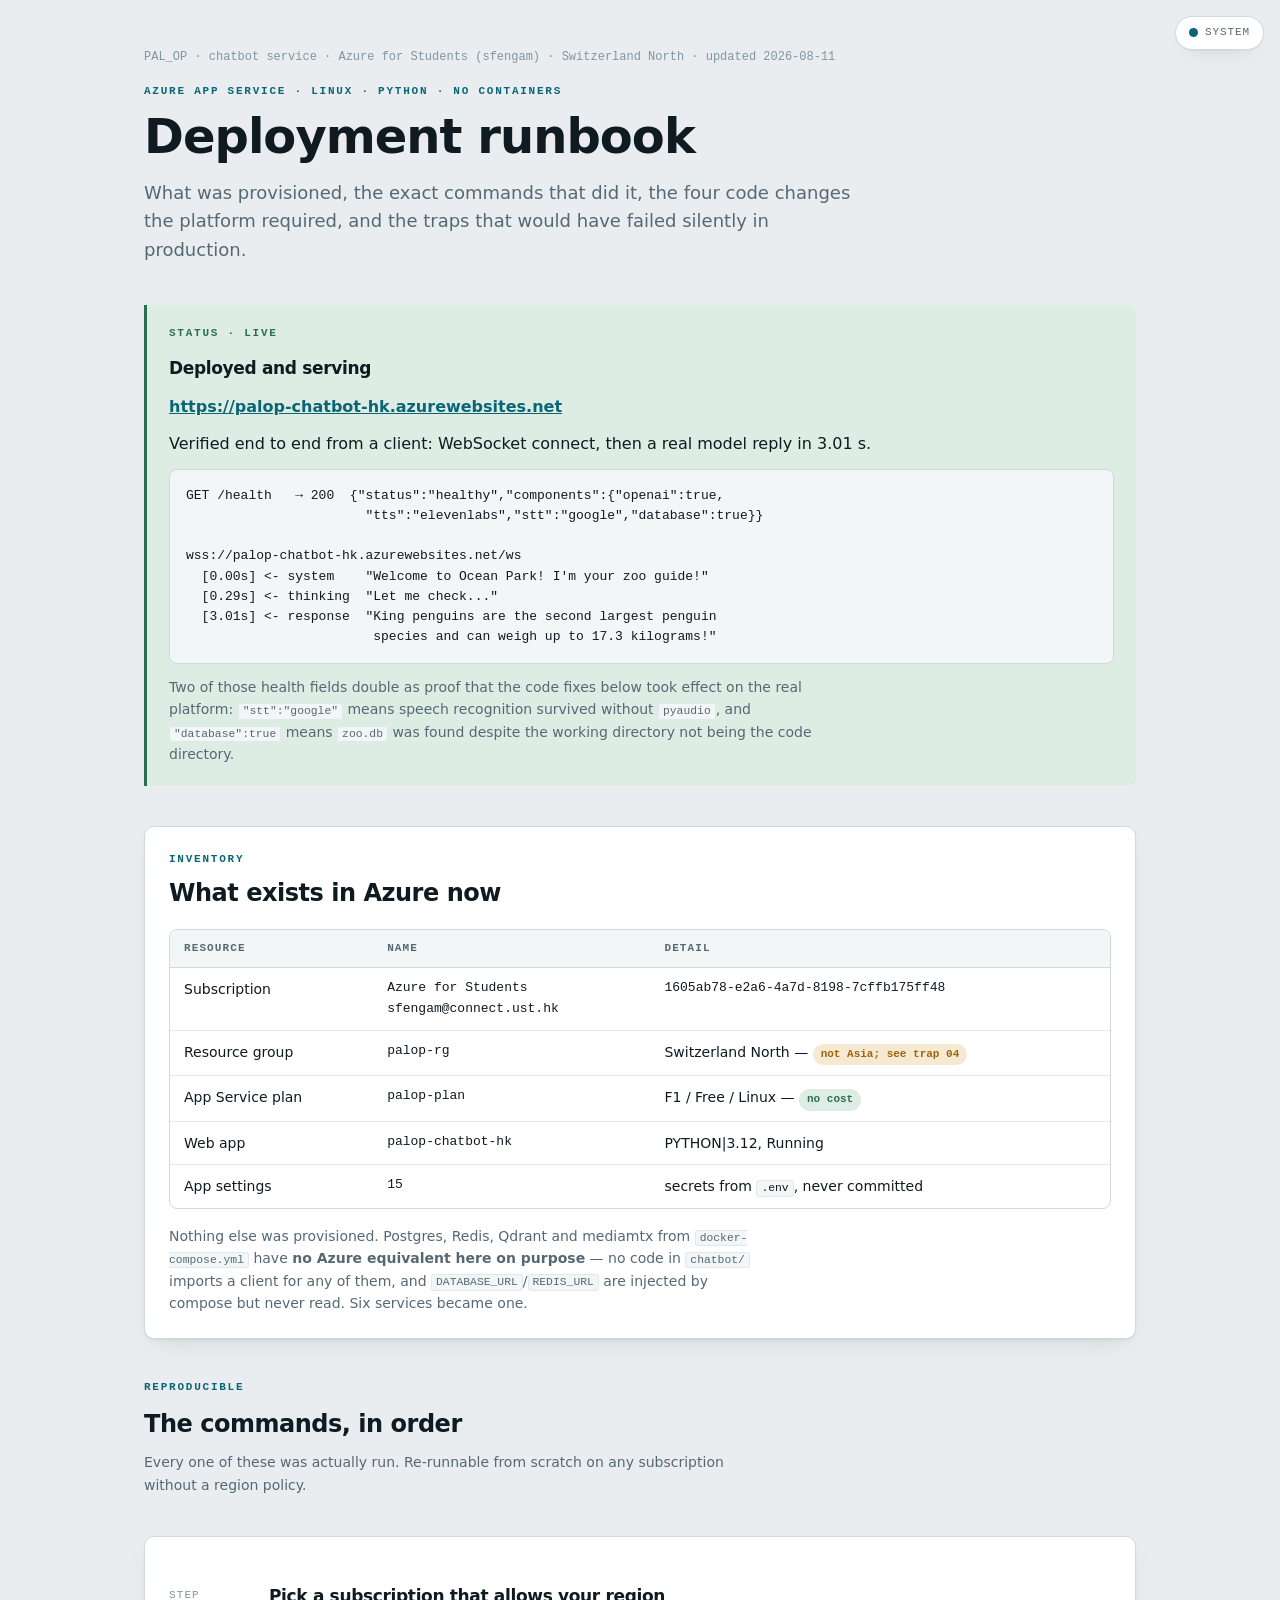
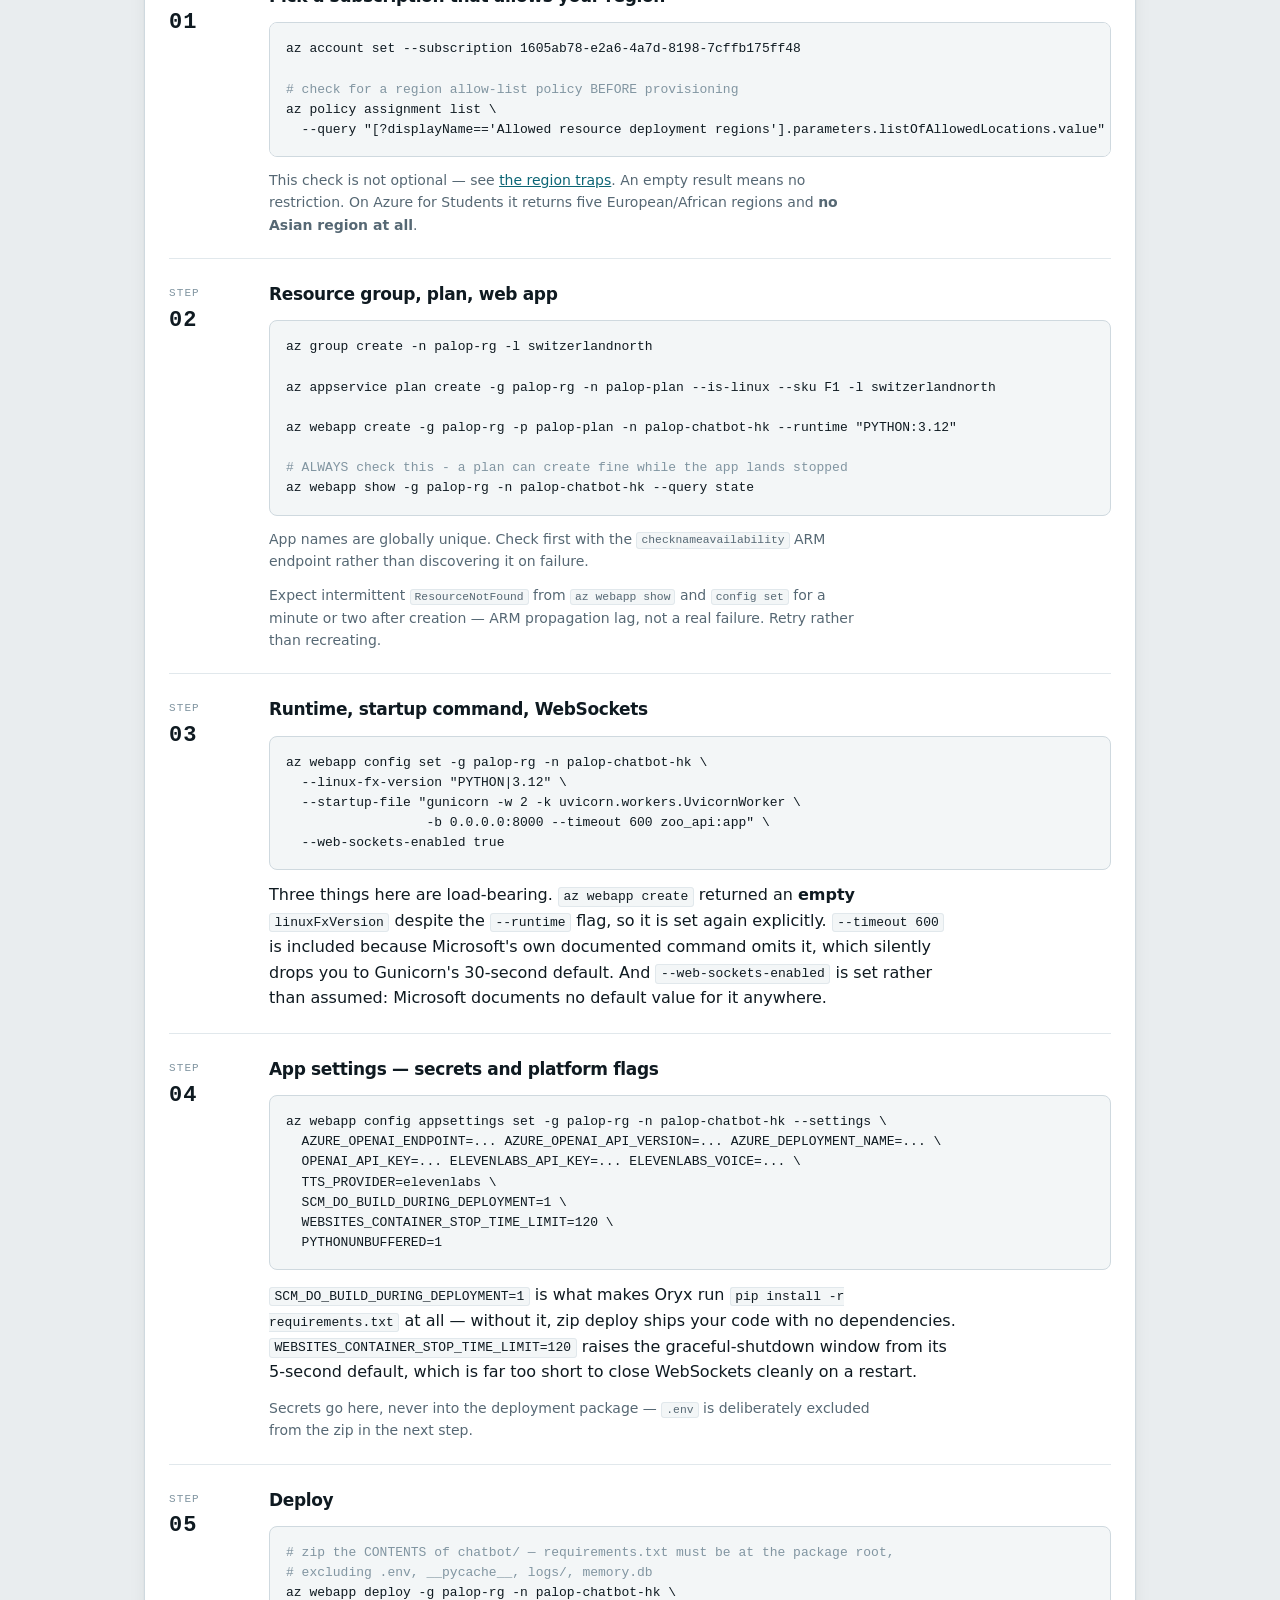
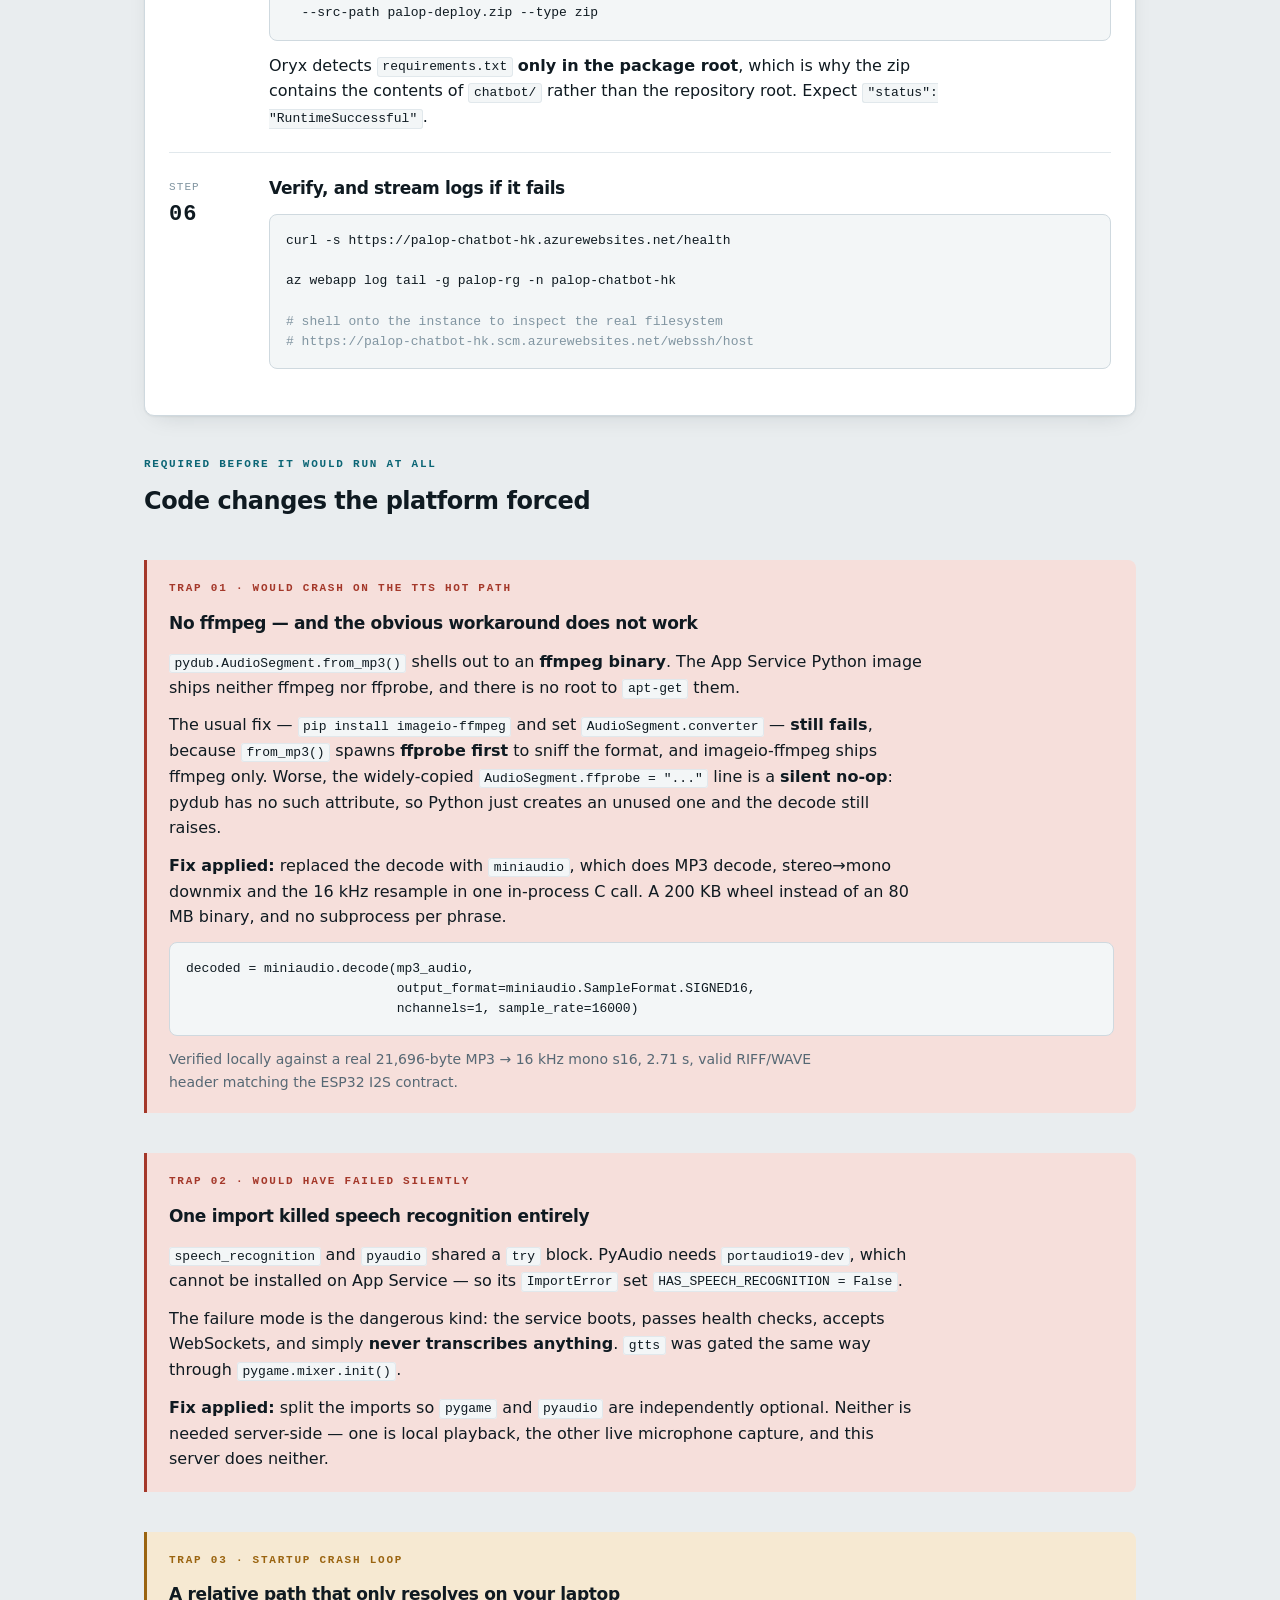
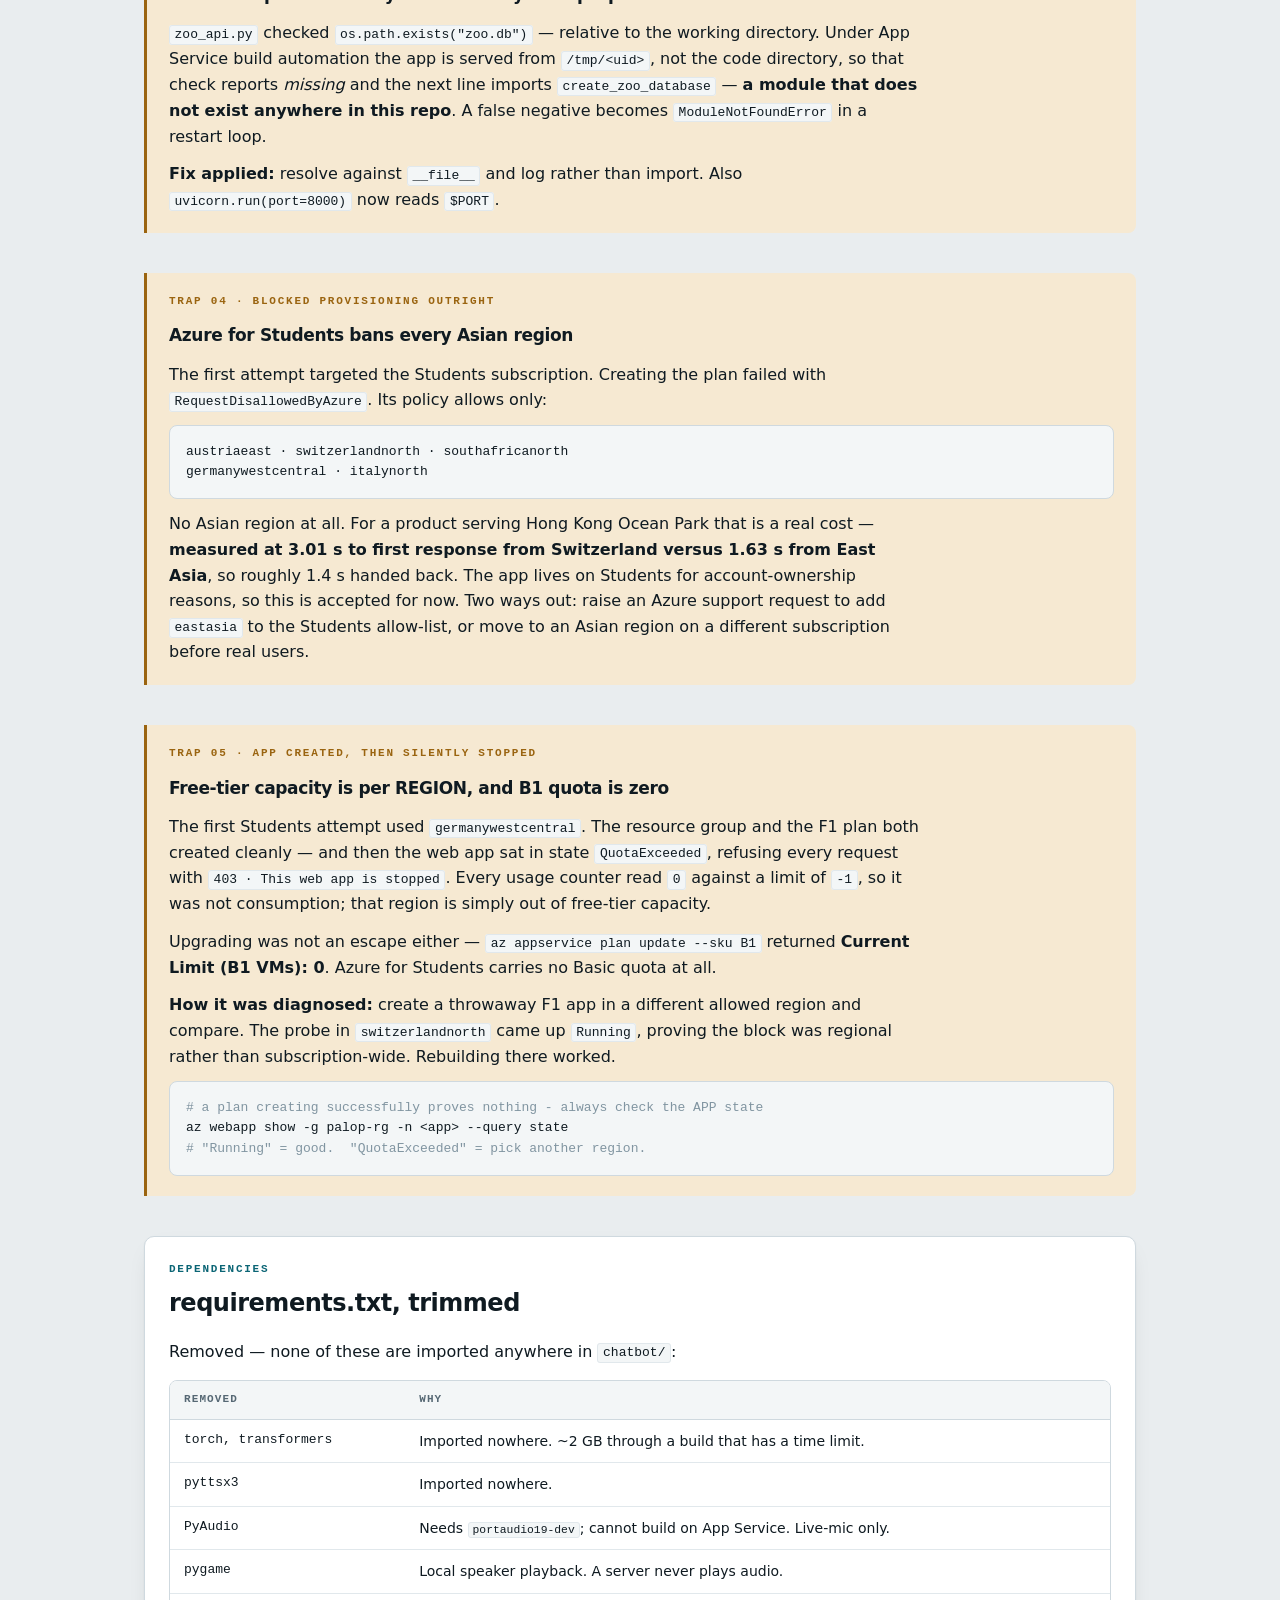
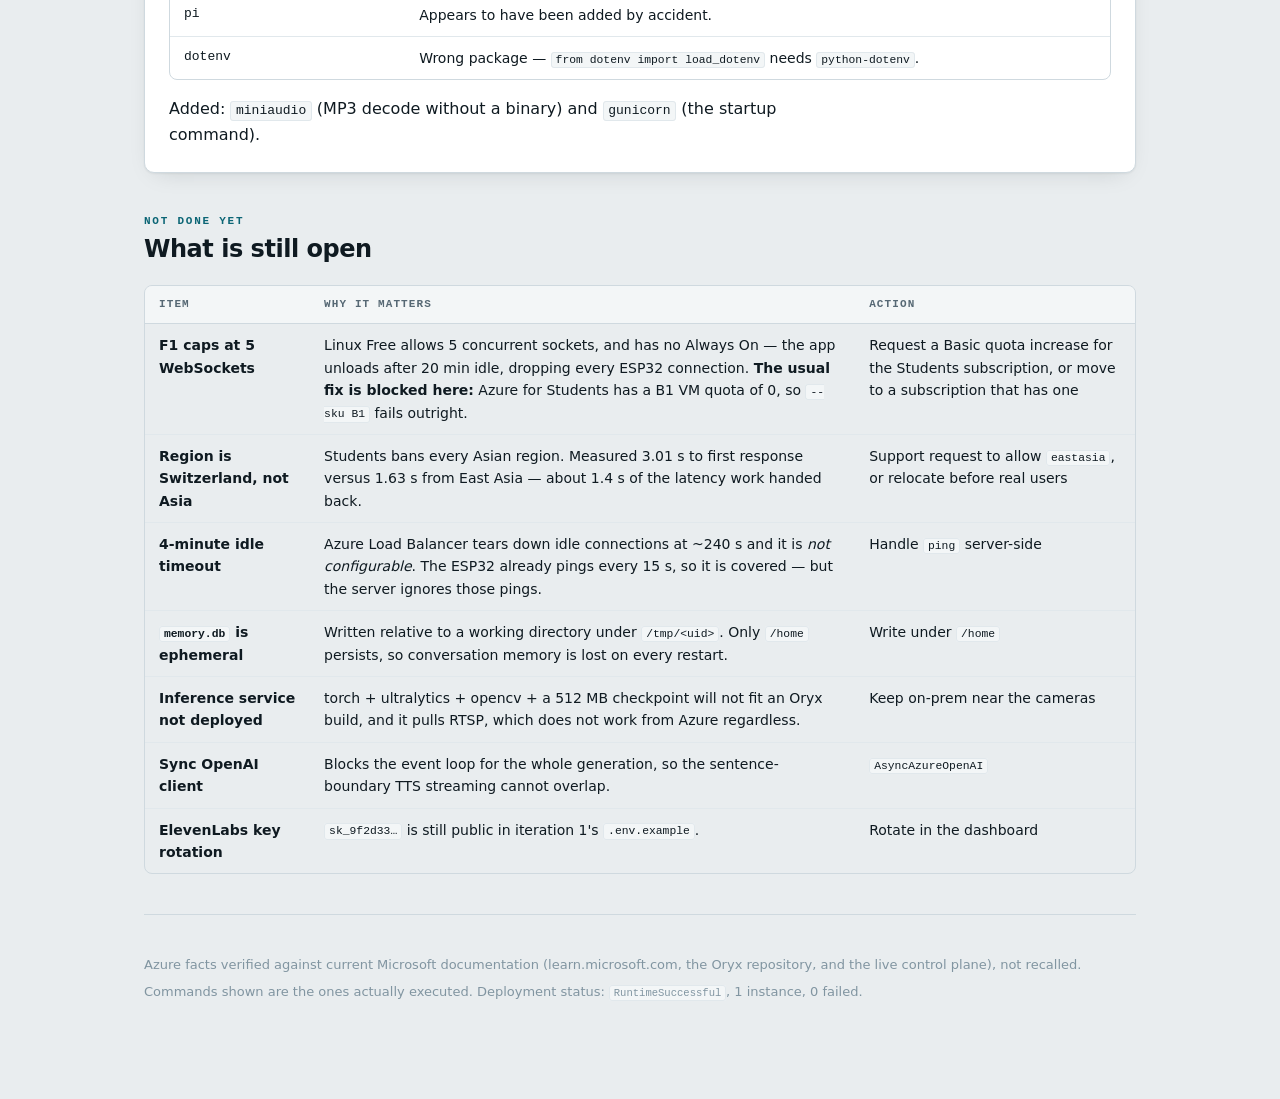
<file: docs/azure-deployment.html>
<!DOCTYPE html>
<html lang="en">
<head>
<meta charset="utf-8">
<meta name="viewport" content="width=device-width, initial-scale=1">
<meta name="color-scheme" content="light dark">
<meta name="description" content="PAL_OP chatbot on Azure App Service (Linux, Python, no containers) - what was provisioned, the exact commands, the code changes required, and the traps found along the way.">
<title>PAL_OP — Azure Deployment Runbook</title>
<style>
  /* --- reset --- */
  *, *::before, *::after { box-sizing: border-box; }
  html { -webkit-text-size-adjust: 100%; }
  body { margin: 0; }
  img, svg { display: block; max-width: 100%; }
  table { border-collapse: collapse; }
  button { font: inherit; color: inherit; }

  :root {
    --ground:#E9EDEF; --surface:#FFFFFF; --surface-2:#F3F6F7;
    --ink:#0F1A21; --ink-soft:#566874; --ink-faint:#8195A1;
    --rule:#CFD9DF; --rule-soft:#E1E8EC;
    --accent:#0B6575; --accent-soft:#DCEDF0;
    --ok:#2C6E52; --ok-bg:#DDEDE4;
    --warn:#9A6410; --warn-bg:#F6E9D2;
    --hot:#A4382A; --hot-bg:#F6DFDB;
    --shadow:0 1px 2px rgba(15,26,33,.06), 0 8px 24px -12px rgba(15,26,33,.18);
    --sans: system-ui,-apple-system,"Segoe UI",Roboto,"Helvetica Neue",Arial,sans-serif;
    --mono: ui-monospace,"Cascadia Mono","SF Mono",Menlo,Consolas,"Liberation Mono",monospace;
    --measure: 68ch;
  }
  @media (prefers-color-scheme: dark) {
    :root:not([data-theme="light"]) {
      --ground:#0B1216; --surface:#121E24; --surface-2:#16242B;
      --ink:#DFE8EC; --ink-soft:#90A4AF; --ink-faint:#6A7F8B;
      --rule:#23343C; --rule-soft:#1B2A31;
      --accent:#56C2D2; --accent-soft:#12333A;
      --ok:#63B58C; --ok-bg:#163025;
      --warn:#DCA847; --warn-bg:#33290F;
      --hot:#E47964; --hot-bg:#3A1F1A;
      --shadow:0 1px 2px rgba(0,0,0,.4), 0 10px 30px -14px rgba(0,0,0,.7);
    }
  }
  :root[data-theme="dark"] {
    --ground:#0B1216; --surface:#121E24; --surface-2:#16242B;
    --ink:#DFE8EC; --ink-soft:#90A4AF; --ink-faint:#6A7F8B;
    --rule:#23343C; --rule-soft:#1B2A31;
    --accent:#56C2D2; --accent-soft:#12333A;
    --ok:#63B58C; --ok-bg:#163025;
    --warn:#DCA847; --warn-bg:#33290F;
    --hot:#E47964; --hot-bg:#3A1F1A;
    --shadow:0 1px 2px rgba(0,0,0,.4), 0 10px 30px -14px rgba(0,0,0,.7);
  }

  body { background:var(--ground); color:var(--ink); font-family:var(--sans);
         font-size:16px; line-height:1.6; -webkit-font-smoothing:antialiased; }
  .wrap { max-width:1040px; margin:0 auto; padding:48px 24px 96px;
          display:flex; flex-direction:column; gap:40px; }

  h1,h2,h3 { text-wrap:balance; margin:0; letter-spacing:-.02em; }
  h1 { font-size:clamp(2rem,5vw,3rem); font-weight:760; line-height:1.08; }
  h2 { font-size:1.5rem; font-weight:700; }
  h3 { font-size:1.0625rem; font-weight:680; }
  p { margin:0; max-width:var(--measure); }
  .eyebrow { font-family:var(--mono); font-size:.6875rem; font-weight:600;
             letter-spacing:.16em; text-transform:uppercase; color:var(--accent); }
  .lede { font-size:1.125rem; color:var(--ink-soft); max-width:62ch; }
  .note { font-size:.875rem; color:var(--ink-soft); }
  code { font-family:var(--mono); font-size:.8125em; background:var(--surface-2);
         border:1px solid var(--rule-soft); border-radius:3px; padding:.1em .35em;
         word-break:break-word; }
  a { color:var(--accent); }
  a:focus-visible, summary:focus-visible { outline:2px solid var(--accent); outline-offset:2px; border-radius:3px; }

  pre { margin:0; background:var(--surface-2); border:1px solid var(--rule);
        border-radius:8px; padding:16px; overflow-x:auto; font-family:var(--mono);
        font-size:.8125rem; line-height:1.55; }
  pre code { background:none; border:none; padding:0; font-size:inherit; }
  .cmt { color:var(--ink-faint); }

  .panel { background:var(--surface); border:1px solid var(--rule); border-radius:10px;
           padding:24px; box-shadow:var(--shadow); display:flex; flex-direction:column; gap:16px; }
  .flat { box-shadow:none; background:var(--surface-2); }
  .callout { border-left:3px solid var(--hot); background:var(--hot-bg);
             border-radius:0 8px 8px 0; padding:20px 22px;
             display:flex; flex-direction:column; gap:12px; }
  .callout.warn { border-left-color:var(--warn); background:var(--warn-bg); }
  .callout.good { border-left-color:var(--ok); background:var(--ok-bg); }
  .callout p, .callout li { max-width:74ch; }

  .steps { display:flex; flex-direction:column; gap:0; }
  .step { display:grid; grid-template-columns:80px 1fr; gap:20px; padding:22px 0;
          border-top:1px solid var(--rule-soft); align-items:start; }
  .step:first-child { border-top:none; }
  .n { font-family:var(--mono); font-size:.6875rem; text-transform:uppercase;
       letter-spacing:.1em; color:var(--ink-faint); padding-top:4px; }
  .n b { display:block; font-size:1.375rem; color:var(--ink); font-weight:700; text-transform:none; }
  .sbody { display:flex; flex-direction:column; gap:12px; min-width:0; }

  .scroll { overflow-x:auto; border:1px solid var(--rule); border-radius:8px; }
  table { width:100%; font-size:.875rem; min-width:560px; }
  th,td { text-align:left; padding:10px 14px; border-bottom:1px solid var(--rule-soft); vertical-align:top; }
  thead th { font-family:var(--mono); font-size:.6875rem; text-transform:uppercase;
             letter-spacing:.1em; color:var(--ink-soft); background:var(--surface-2);
             border-bottom:1px solid var(--rule); white-space:nowrap; }
  tbody tr:last-child td { border-bottom:none; }
  td.mono { font-family:var(--mono); font-size:.8125rem; white-space:nowrap; }

  .pill { display:inline-block; font-family:var(--mono); font-size:.6875rem; font-weight:600;
          padding:2px 8px; border-radius:999px; white-space:nowrap; }
  .p-ok{background:var(--ok-bg);color:var(--ok)} .p-warn{background:var(--warn-bg);color:var(--warn)}
  .p-hot{background:var(--hot-bg);color:var(--hot)} .p-flat{background:var(--surface-2);color:var(--ink-soft);border:1px solid var(--rule)}

  ul,ol { margin:0; padding-left:20px; display:flex; flex-direction:column; gap:8px; }
  li { max-width:var(--measure); }
  hr { border:none; border-top:1px solid var(--rule); margin:0; }
  footer { color:var(--ink-faint); font-size:.8125rem; display:flex; flex-direction:column; gap:6px; }

  .theme-toggle { position:fixed; top:16px; right:16px; z-index:50; display:inline-flex;
    align-items:center; gap:7px; padding:7px 13px; background:var(--surface); color:var(--ink-soft);
    border:1px solid var(--rule); border-radius:999px; font-family:var(--mono); font-size:.6875rem;
    letter-spacing:.08em; text-transform:uppercase; cursor:pointer; box-shadow:var(--shadow); }
  .theme-toggle:hover { color:var(--ink); border-color:var(--ink-faint); }
  .theme-toggle .dot { width:9px; height:9px; border-radius:50%; background:var(--accent); flex:none; }

  @media print { .theme-toggle{display:none} body{background:#fff;color:#000}
    .panel{box-shadow:none;break-inside:avoid} }
  @media (max-width:640px){ .step{grid-template-columns:1fr;gap:10px} .n{padding-top:0}
    .n b{display:inline;font-size:1.125rem;margin-left:8px} }
</style>
</head>
<body>

<button class="theme-toggle" id="themeToggle" type="button"><span class="dot"></span><span id="themeLabel">Theme</span></button>

<div class="wrap">

  <header style="display:flex;flex-direction:column;gap:16px">
    <div style="font-family:var(--mono);font-size:.75rem;color:var(--ink-faint)">
      PAL_OP · chatbot service · Azure for Students (sfengam) · Switzerland North · updated 2026-08-11
    </div>
    <div style="display:flex;flex-direction:column;gap:10px">
      <div class="eyebrow">Azure App Service · Linux · Python · no containers</div>
      <h1>Deployment runbook</h1>
    </div>
    <p class="lede">
      What was provisioned, the exact commands that did it, the four code changes the platform
      required, and the traps that would have failed silently in production.
    </p>
  </header>

  <section class="callout good">
    <div class="eyebrow" style="color:var(--ok)">Status · live</div>
    <h3>Deployed and serving</h3>
    <p>
      <strong><a href="https://palop-chatbot-hk.azurewebsites.net">https://palop-chatbot-hk.azurewebsites.net</a></strong>
    </p>
    <p>Verified end to end from a client: WebSocket connect, then a real model reply in 3.01 s.</p>
<pre><code>GET /health   → 200  {"status":"healthy","components":{"openai":true,
                       "tts":"elevenlabs","stt":"google","database":true}}

wss://palop-chatbot-hk.azurewebsites.net/ws
  [0.00s] &lt;- system    "Welcome to Ocean Park! I'm your zoo guide!"
  [0.29s] &lt;- thinking  "Let me check..."
  [3.01s] &lt;- response  "King penguins are the second largest penguin
                        species and can weigh up to 17.3 kilograms!"</code></pre>
    <p class="note">
      Two of those health fields double as proof that the code fixes below took effect on the real
      platform: <code>"stt":"google"</code> means speech recognition survived without <code>pyaudio</code>,
      and <code>"database":true</code> means <code>zoo.db</code> was found despite the working directory
      not being the code directory.
    </p>
  </section>

  <section class="panel">
    <div><div class="eyebrow">Inventory</div><h2 style="margin-top:6px">What exists in Azure now</h2></div>
    <div class="scroll">
      <table>
        <thead><tr><th>Resource</th><th>Name</th><th>Detail</th></tr></thead>
        <tbody>
          <tr><td>Subscription</td><td class="mono">Azure for Students<br>sfengam@connect.ust.hk</td><td class="mono">1605ab78-e2a6-4a7d-8198-7cffb175ff48</td></tr>
          <tr><td>Resource group</td><td class="mono">palop-rg</td><td>Switzerland North — <span class="pill p-warn">not Asia; see trap 04</span></td></tr>
          <tr><td>App Service plan</td><td class="mono">palop-plan</td><td>F1 / Free / Linux — <span class="pill p-ok">no cost</span></td></tr>
          <tr><td>Web app</td><td class="mono">palop-chatbot-hk</td><td>PYTHON|3.12, Running</td></tr>
          <tr><td>App settings</td><td class="mono">15</td><td>secrets from <code>.env</code>, never committed</td></tr>
        </tbody>
      </table>
    </div>
    <p class="note">
      Nothing else was provisioned. Postgres, Redis, Qdrant and mediamtx from <code>docker-compose.yml</code>
      have <strong>no Azure equivalent here on purpose</strong> — no code in <code>chatbot/</code> imports a
      client for any of them, and <code>DATABASE_URL</code>/<code>REDIS_URL</code> are injected by compose but
      never read. Six services became one.
    </p>
  </section>

  <section style="display:flex;flex-direction:column;gap:8px">
    <div class="eyebrow">Reproducible</div>
    <h2>The commands, in order</h2>
    <p class="note">Every one of these was actually run. Re-runnable from scratch on any subscription without a region policy.</p>
  </section>

  <div class="panel steps">

    <div class="step">
      <div class="n">Step<b>01</b></div>
      <div class="sbody">
        <h3>Pick a subscription that allows your region</h3>
<pre><code>az account set --subscription 1605ab78-e2a6-4a7d-8198-7cffb175ff48

<span class="cmt"># check for a region allow-list policy BEFORE provisioning</span>
az policy assignment list \
  --query "[?displayName=='Allowed resource deployment regions'].parameters.listOfAllowedLocations.value" -o json</code></pre>
        <p class="note">
          This check is not optional — see <a href="#trap-region">the region traps</a>. An empty result
          means no restriction. On Azure for Students it returns five European/African regions and
          <strong>no Asian region at all</strong>.
        </p>
      </div>
    </div>

    <div class="step">
      <div class="n">Step<b>02</b></div>
      <div class="sbody">
        <h3>Resource group, plan, web app</h3>
<pre><code>az group create -n palop-rg -l switzerlandnorth

az appservice plan create -g palop-rg -n palop-plan --is-linux --sku F1 -l switzerlandnorth

az webapp create -g palop-rg -p palop-plan -n palop-chatbot-hk --runtime "PYTHON:3.12"

<span class="cmt"># ALWAYS check this - a plan can create fine while the app lands stopped</span>
az webapp show -g palop-rg -n palop-chatbot-hk --query state</code></pre>
        <p class="note">
          App names are globally unique. Check first with the
          <code>checknameavailability</code> ARM endpoint rather than discovering it on failure.
        </p>
        <p class="note">
          Expect intermittent <code>ResourceNotFound</code> from <code>az webapp show</code> and
          <code>config set</code> for a minute or two after creation — ARM propagation lag, not a
          real failure. Retry rather than recreating.
        </p>
      </div>
    </div>

    <div class="step">
      <div class="n">Step<b>03</b></div>
      <div class="sbody">
        <h3>Runtime, startup command, WebSockets</h3>
<pre><code>az webapp config set -g palop-rg -n palop-chatbot-hk \
  --linux-fx-version "PYTHON|3.12" \
  --startup-file "gunicorn -w 2 -k uvicorn.workers.UvicornWorker \
                  -b 0.0.0.0:8000 --timeout 600 zoo_api:app" \
  --web-sockets-enabled true</code></pre>
        <p>
          Three things here are load-bearing. <code>az webapp create</code> returned an
          <strong>empty</strong> <code>linuxFxVersion</code> despite the <code>--runtime</code> flag, so it is
          set again explicitly. <code>--timeout 600</code> is included because Microsoft's own documented
          command omits it, which silently drops you to Gunicorn's 30-second default. And
          <code>--web-sockets-enabled</code> is set rather than assumed: Microsoft documents no default value
          for it anywhere.
        </p>
      </div>
    </div>

    <div class="step">
      <div class="n">Step<b>04</b></div>
      <div class="sbody">
        <h3>App settings — secrets and platform flags</h3>
<pre><code>az webapp config appsettings set -g palop-rg -n palop-chatbot-hk --settings \
  AZURE_OPENAI_ENDPOINT=... AZURE_OPENAI_API_VERSION=... AZURE_DEPLOYMENT_NAME=... \
  OPENAI_API_KEY=... ELEVENLABS_API_KEY=... ELEVENLABS_VOICE=... \
  TTS_PROVIDER=elevenlabs \
  SCM_DO_BUILD_DURING_DEPLOYMENT=1 \
  WEBSITES_CONTAINER_STOP_TIME_LIMIT=120 \
  PYTHONUNBUFFERED=1</code></pre>
        <p>
          <code>SCM_DO_BUILD_DURING_DEPLOYMENT=1</code> is what makes Oryx run
          <code>pip install -r requirements.txt</code> at all — without it, zip deploy ships your code with
          no dependencies. <code>WEBSITES_CONTAINER_STOP_TIME_LIMIT=120</code> raises the graceful-shutdown
          window from its 5-second default, which is far too short to close WebSockets cleanly on a restart.
        </p>
        <p class="note">
          Secrets go here, never into the deployment package — <code>.env</code> is deliberately excluded
          from the zip in the next step.
        </p>
      </div>
    </div>

    <div class="step">
      <div class="n">Step<b>05</b></div>
      <div class="sbody">
        <h3>Deploy</h3>
<pre><code><span class="cmt"># zip the CONTENTS of chatbot/ — requirements.txt must be at the package root,</span>
<span class="cmt"># excluding .env, __pycache__, logs/, memory.db</span>
az webapp deploy -g palop-rg -n palop-chatbot-hk \
  --src-path palop-deploy.zip --type zip</code></pre>
        <p>
          Oryx detects <code>requirements.txt</code> <strong>only in the package root</strong>, which is why
          the zip contains the contents of <code>chatbot/</code> rather than the repository root.
          Expect <code>"status": "RuntimeSuccessful"</code>.
        </p>
      </div>
    </div>

    <div class="step">
      <div class="n">Step<b>06</b></div>
      <div class="sbody">
        <h3>Verify, and stream logs if it fails</h3>
<pre><code>curl -s https://palop-chatbot-hk.azurewebsites.net/health

az webapp log tail -g palop-rg -n palop-chatbot-hk

<span class="cmt"># shell onto the instance to inspect the real filesystem</span>
<span class="cmt"># https://palop-chatbot-hk.scm.azurewebsites.net/webssh/host</span></code></pre>
      </div>
    </div>

  </div>

  <section style="display:flex;flex-direction:column;gap:8px">
    <div class="eyebrow">Required before it would run at all</div>
    <h2>Code changes the platform forced</h2>
  </section>

  <section class="callout">
    <div class="eyebrow" style="color:var(--hot)">Trap 01 · would crash on the TTS hot path</div>
    <h3>No ffmpeg — and the obvious workaround does not work</h3>
    <p>
      <code>pydub.AudioSegment.from_mp3()</code> shells out to an <strong>ffmpeg binary</strong>. The App
      Service Python image ships neither ffmpeg nor ffprobe, and there is no root to <code>apt-get</code> them.
    </p>
    <p>
      The usual fix — <code>pip install imageio-ffmpeg</code> and set <code>AudioSegment.converter</code> —
      <strong>still fails</strong>, because <code>from_mp3()</code> spawns <strong>ffprobe first</strong> to sniff
      the format, and imageio-ffmpeg ships ffmpeg only. Worse, the widely-copied
      <code>AudioSegment.ffprobe = "..."</code> line is a <strong>silent no-op</strong>: pydub has no such
      attribute, so Python just creates an unused one and the decode still raises.
    </p>
    <p>
      <strong>Fix applied:</strong> replaced the decode with <code>miniaudio</code>, which does MP3 decode,
      stereo→mono downmix and the 16 kHz resample in one in-process C call. A 200 KB wheel instead of an
      80 MB binary, and no subprocess per phrase.
    </p>
<pre><code>decoded = miniaudio.decode(mp3_audio,
                           output_format=miniaudio.SampleFormat.SIGNED16,
                           nchannels=1, sample_rate=16000)</code></pre>
    <p class="note">
      Verified locally against a real 21,696-byte MP3 → 16 kHz mono s16, 2.71 s, valid RIFF/WAVE header
      matching the ESP32 I2S contract.
    </p>
  </section>

  <section class="callout">
    <div class="eyebrow" style="color:var(--hot)">Trap 02 · would have failed silently</div>
    <h3>One import killed speech recognition entirely</h3>
    <p>
      <code>speech_recognition</code> and <code>pyaudio</code> shared a <code>try</code> block. PyAudio needs
      <code>portaudio19-dev</code>, which cannot be installed on App Service — so its <code>ImportError</code>
      set <code>HAS_SPEECH_RECOGNITION = False</code>.
    </p>
    <p>
      The failure mode is the dangerous kind: the service boots, passes health checks, accepts WebSockets, and
      simply <strong>never transcribes anything</strong>. <code>gtts</code> was gated the same way through
      <code>pygame.mixer.init()</code>.
    </p>
    <p>
      <strong>Fix applied:</strong> split the imports so <code>pygame</code> and <code>pyaudio</code> are
      independently optional. Neither is needed server-side — one is local playback, the other live microphone
      capture, and this server does neither.
    </p>
  </section>

  <section class="callout warn">
    <div class="eyebrow" style="color:var(--warn)">Trap 03 · startup crash loop</div>
    <h3>A relative path that only resolves on your laptop</h3>
    <p>
      <code>zoo_api.py</code> checked <code>os.path.exists("zoo.db")</code> — relative to the working
      directory. Under App Service build automation the app is served from <code>/tmp/&lt;uid&gt;</code>, not the
      code directory, so that check reports <em>missing</em> and the next line imports
      <code>create_zoo_database</code> — <strong>a module that does not exist anywhere in this repo</strong>.
      A false negative becomes <code>ModuleNotFoundError</code> in a restart loop.
    </p>
    <p>
      <strong>Fix applied:</strong> resolve against <code>__file__</code> and log rather than import. Also
      <code>uvicorn.run(port=8000)</code> now reads <code>$PORT</code>.
    </p>
  </section>

  <section class="callout warn" id="trap-region">
    <div class="eyebrow" style="color:var(--warn)">Trap 04 · blocked provisioning outright</div>
    <h3>Azure for Students bans every Asian region</h3>
    <p>
      The first attempt targeted the Students subscription. Creating the plan failed with
      <code>RequestDisallowedByAzure</code>. Its policy allows only:
    </p>
<pre><code>austriaeast · switzerlandnorth · southafricanorth
germanywestcentral · italynorth</code></pre>
    <p>
      No Asian region at all. For a product serving Hong Kong Ocean Park that is a real cost —
      <strong>measured at 3.01 s to first response from Switzerland versus 1.63 s from East Asia</strong>,
      so roughly 1.4 s handed back. The app lives on Students for account-ownership reasons, so this is
      accepted for now. Two ways out: raise an Azure support request to add <code>eastasia</code> to the
      Students allow-list, or move to an Asian region on a different subscription before real users.
    </p>
  </section>

  <section class="callout warn">
    <div class="eyebrow" style="color:var(--warn)">Trap 05 · app created, then silently stopped</div>
    <h3>Free-tier capacity is per REGION, and B1 quota is zero</h3>
    <p>
      The first Students attempt used <code>germanywestcentral</code>. The resource group and the F1 plan
      both created cleanly — and then the web app sat in state <code>QuotaExceeded</code>, refusing every
      request with <code>403 · This web app is stopped</code>. Every usage counter read <code>0</code>
      against a limit of <code>-1</code>, so it was not consumption; that region is simply out of free-tier
      capacity.
    </p>
    <p>
      Upgrading was not an escape either — <code>az appservice plan update --sku B1</code> returned
      <strong>Current Limit (B1 VMs): 0</strong>. Azure for Students carries no Basic quota at all.
    </p>
    <p>
      <strong>How it was diagnosed:</strong> create a throwaway F1 app in a different allowed region and
      compare. The probe in <code>switzerlandnorth</code> came up <code>Running</code>, proving the block was
      regional rather than subscription-wide. Rebuilding there worked.
    </p>
<pre><code><span class="cmt"># a plan creating successfully proves nothing - always check the APP state</span>
az webapp show -g palop-rg -n &lt;app&gt; --query state
<span class="cmt"># "Running" = good.  "QuotaExceeded" = pick another region.</span></code></pre>
  </section>

  <section class="panel">
    <div><div class="eyebrow">Dependencies</div><h2 style="margin-top:6px">requirements.txt, trimmed</h2></div>
    <p>Removed — none of these are imported anywhere in <code>chatbot/</code>:</p>
    <div class="scroll">
      <table>
        <thead><tr><th>Removed</th><th>Why</th></tr></thead>
        <tbody>
          <tr><td class="mono">torch, transformers</td><td>Imported nowhere. ~2 GB through a build that has a time limit.</td></tr>
          <tr><td class="mono">pyttsx3</td><td>Imported nowhere.</td></tr>
          <tr><td class="mono">PyAudio</td><td>Needs <code>portaudio19-dev</code>; cannot build on App Service. Live-mic only.</td></tr>
          <tr><td class="mono">pygame</td><td>Local speaker playback. A server never plays audio.</td></tr>
          <tr><td class="mono">pi</td><td>Appears to have been added by accident.</td></tr>
          <tr><td class="mono">dotenv</td><td>Wrong package — <code>from dotenv import load_dotenv</code> needs <code>python-dotenv</code>.</td></tr>
        </tbody>
      </table>
    </div>
    <p>Added: <code>miniaudio</code> (MP3 decode without a binary) and <code>gunicorn</code> (the startup command).</p>
  </section>

  <section style="display:flex;flex-direction:column;gap:16px">
    <div><div class="eyebrow">Not done yet</div><h2>What is still open</h2></div>
    <div class="scroll">
      <table>
        <thead><tr><th>Item</th><th>Why it matters</th><th>Action</th></tr></thead>
        <tbody>
          <tr>
            <td><strong>F1 caps at 5 WebSockets</strong></td>
            <td>Linux Free allows 5 concurrent sockets, and has no Always On — the app unloads after 20 min idle, dropping every ESP32 connection. <strong>The usual fix is blocked here:</strong> Azure for Students has a B1 VM quota of 0, so <code>--sku B1</code> fails outright.</td>
            <td>Request a Basic quota increase for the Students subscription, or move to a subscription that has one</td>
          </tr>
          <tr>
            <td><strong>Region is Switzerland, not Asia</strong></td>
            <td>Students bans every Asian region. Measured 3.01 s to first response versus 1.63 s from East Asia — about 1.4 s of the latency work handed back.</td>
            <td>Support request to allow <code>eastasia</code>, or relocate before real users</td>
          </tr>
          <tr>
            <td><strong>4-minute idle timeout</strong></td>
            <td>Azure Load Balancer tears down idle connections at ~240 s and it is <em>not configurable</em>. The ESP32 already pings every 15 s, so it is covered — but the server ignores those pings.</td>
            <td>Handle <code>ping</code> server-side</td>
          </tr>
          <tr>
            <td><strong><code>memory.db</code> is ephemeral</strong></td>
            <td>Written relative to a working directory under <code>/tmp/&lt;uid&gt;</code>. Only <code>/home</code> persists, so conversation memory is lost on every restart.</td>
            <td>Write under <code>/home</code></td>
          </tr>
          <tr>
            <td><strong>Inference service not deployed</strong></td>
            <td>torch + ultralytics + opencv + a 512 MB checkpoint will not fit an Oryx build, and it pulls RTSP, which does not work from Azure regardless.</td>
            <td>Keep on-prem near the cameras</td>
          </tr>
          <tr>
            <td><strong>Sync OpenAI client</strong></td>
            <td>Blocks the event loop for the whole generation, so the sentence-boundary TTS streaming cannot overlap.</td>
            <td><code>AsyncAzureOpenAI</code></td>
          </tr>
          <tr>
            <td><strong>ElevenLabs key rotation</strong></td>
            <td><code>sk_9f2d33…</code> is still public in iteration 1's <code>.env.example</code>.</td>
            <td>Rotate in the dashboard</td>
          </tr>
        </tbody>
      </table>
    </div>
  </section>

  <hr>

  <footer>
    <div>Azure facts verified against current Microsoft documentation (learn.microsoft.com, the Oryx repository, and the live control plane), not recalled.</div>
    <div>Commands shown are the ones actually executed. Deployment status: <code>RuntimeSuccessful</code>, 1 instance, 0 failed.</div>
  </footer>

</div>

<script>
  (function () {
    var root = document.documentElement,
        btn = document.getElementById('themeToggle'),
        label = document.getElementById('themeLabel'),
        order = ['system','light','dark'], saved = 'system';
    function apply(m){ if(m==='system') root.removeAttribute('data-theme'); else root.setAttribute('data-theme',m);
      label.textContent=m; btn.setAttribute('aria-label','Colour theme: '+m+'. Click to change.'); }
    try { saved = localStorage.getItem('palop-theme') || 'system'; } catch(e){}
    if (order.indexOf(saved)===-1) saved='system';
    apply(saved);
    btn.addEventListener('click', function(){
      saved = order[(order.indexOf(saved)+1)%order.length];
      try { localStorage.setItem('palop-theme', saved); } catch(e){}
      apply(saved);
    });
  })();
</script>
</body>
</html>
</file>
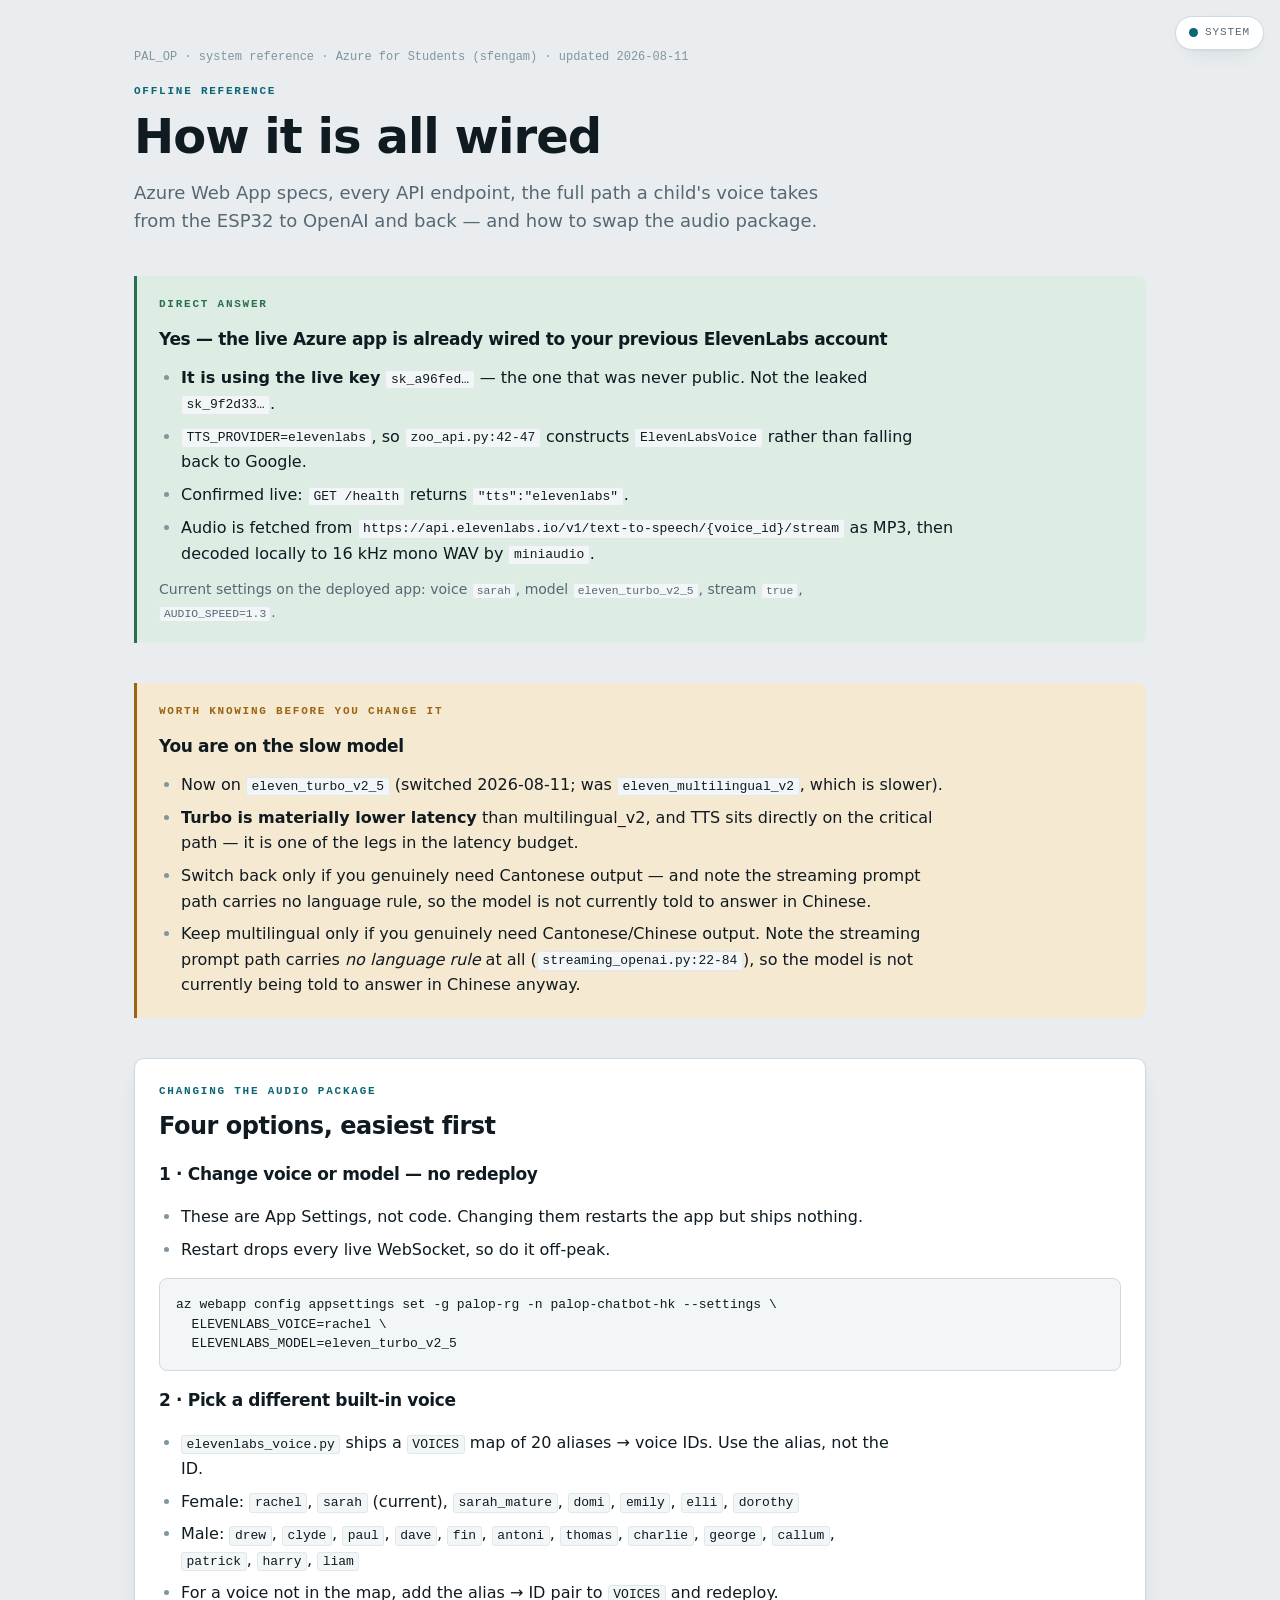
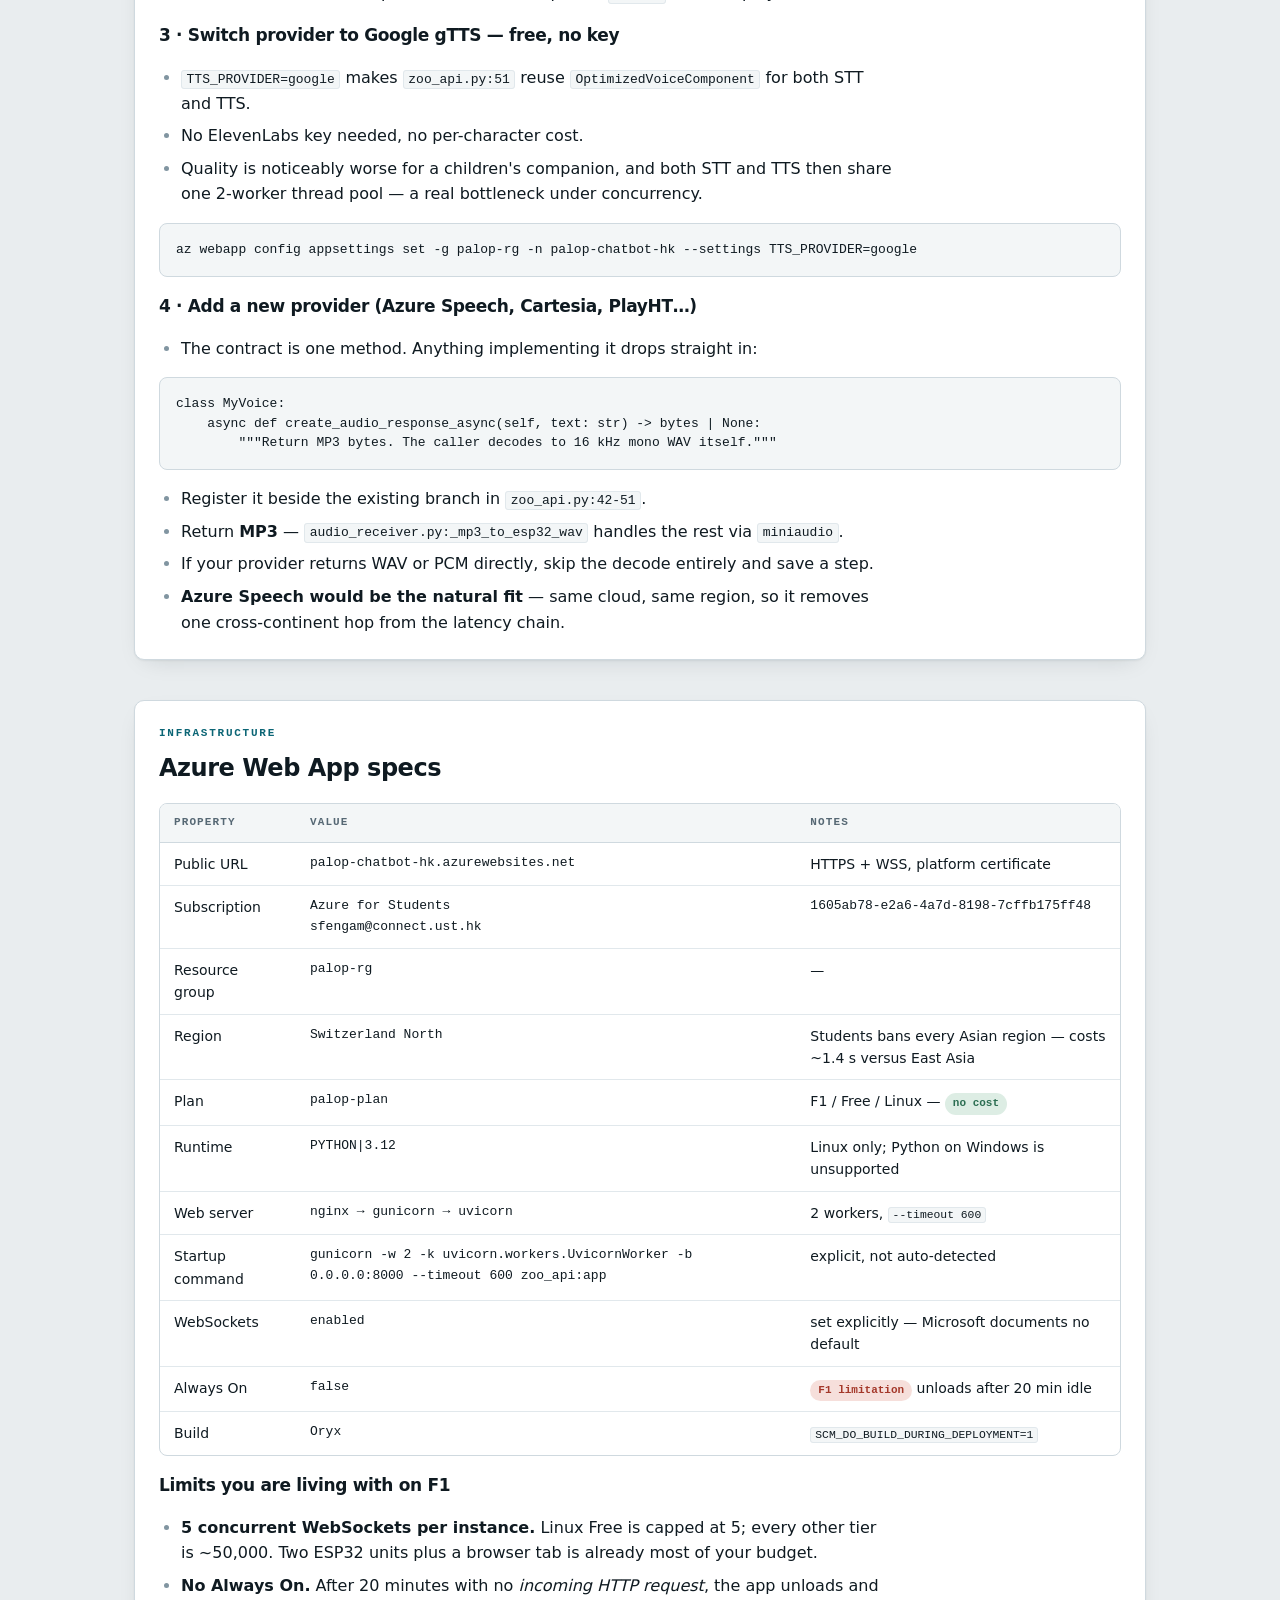
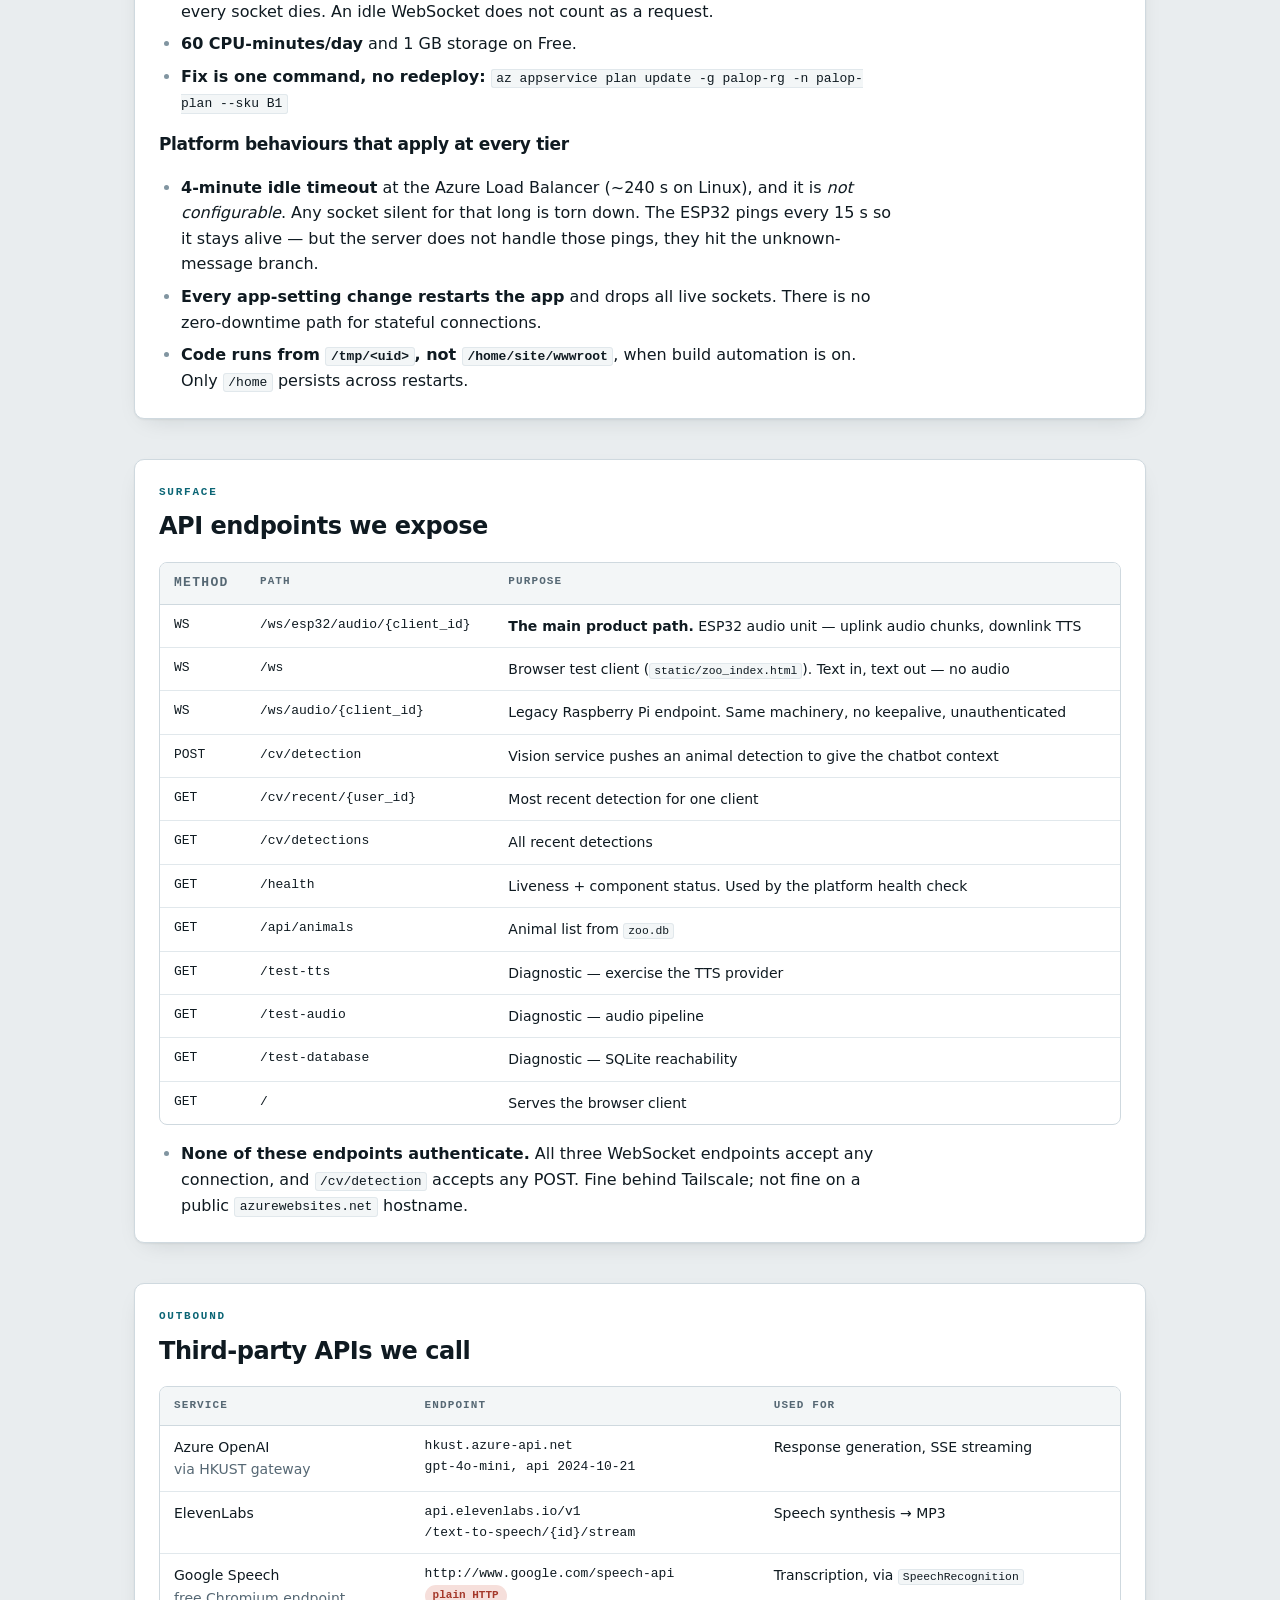
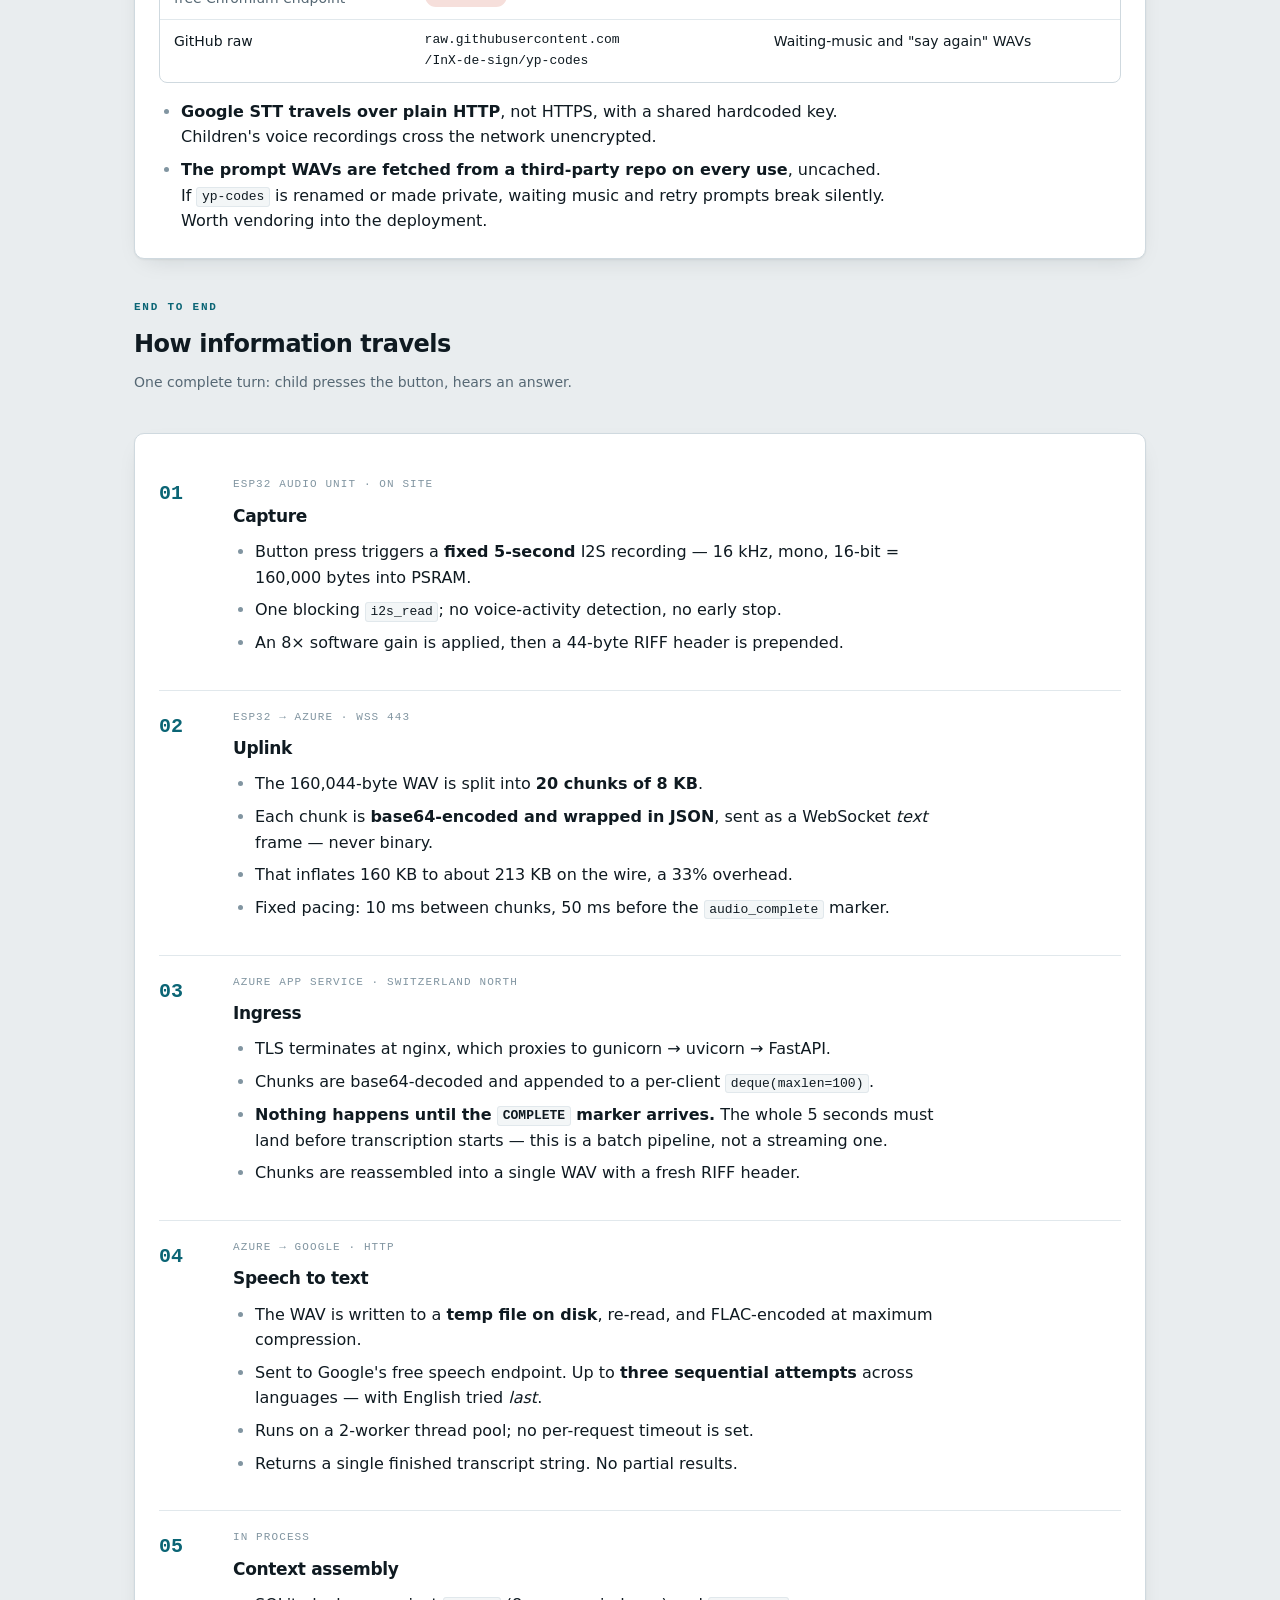
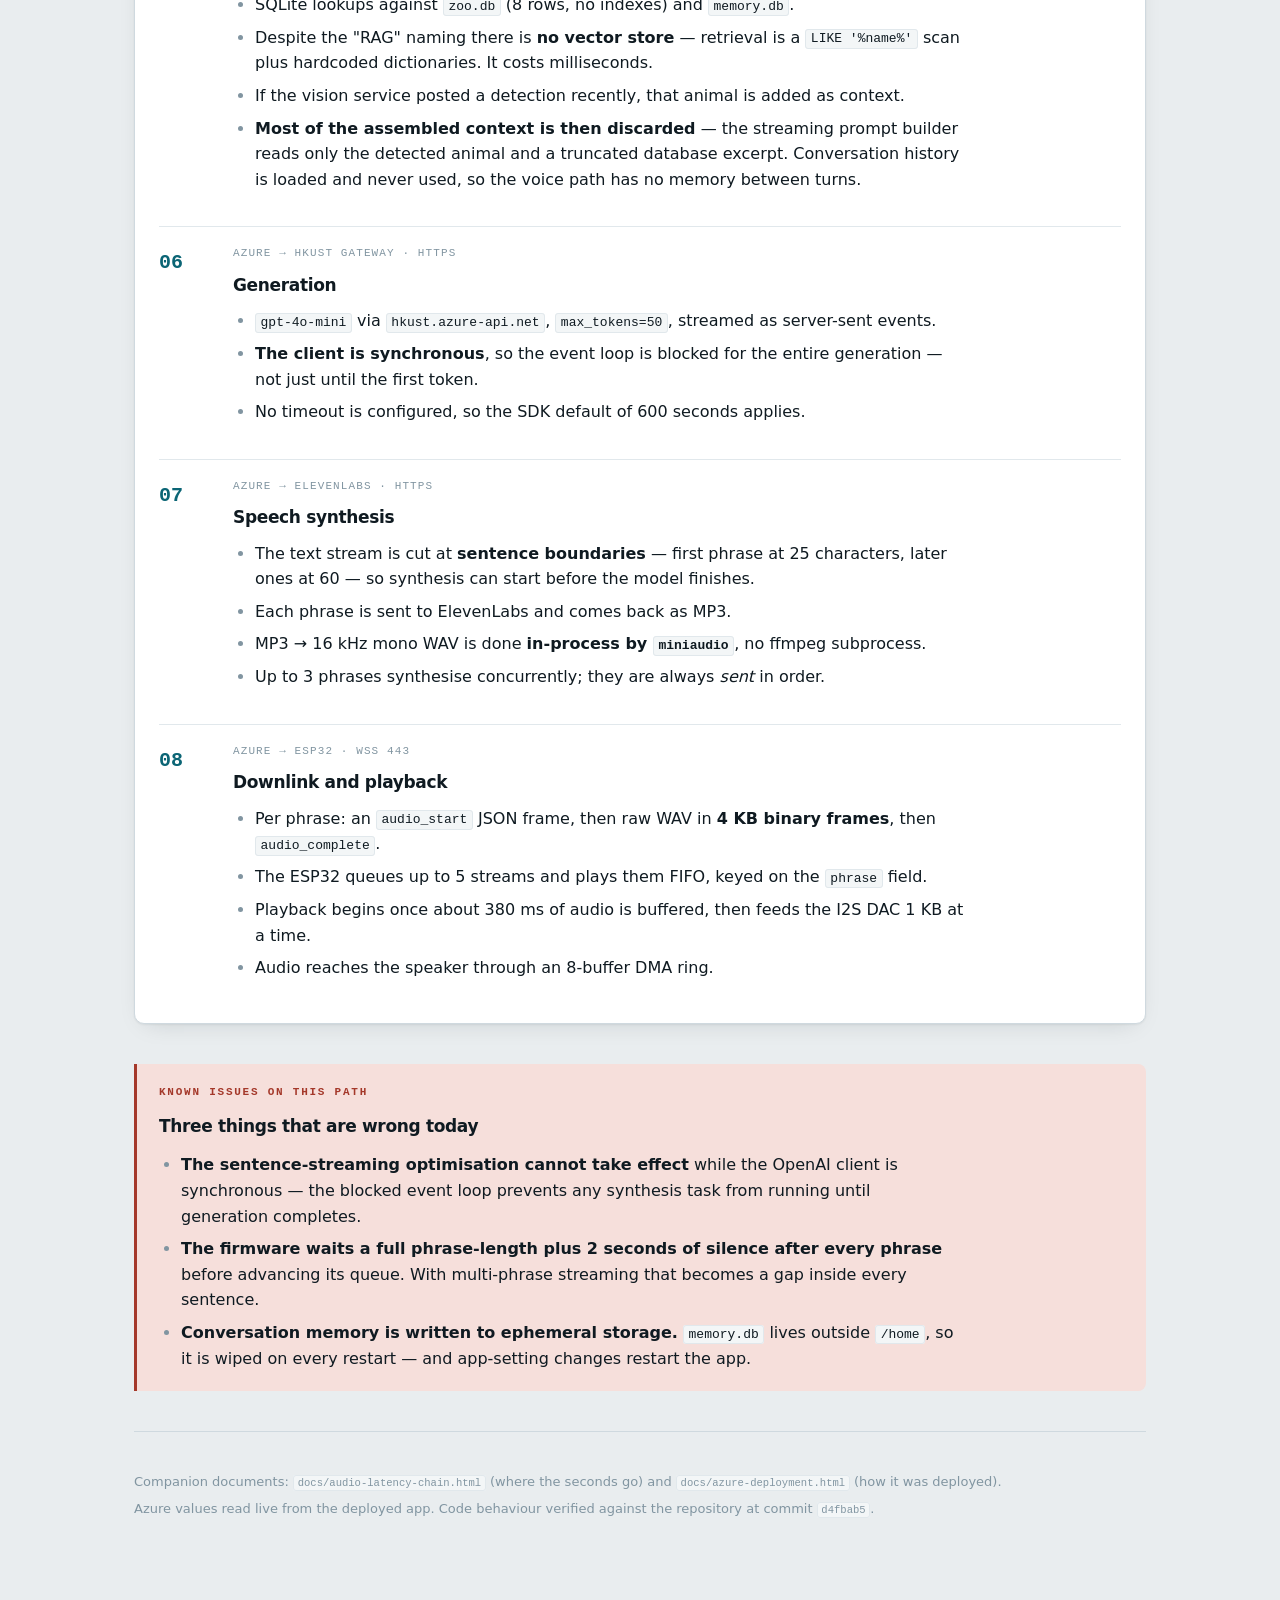
<file: docs/system-reference.html>
<!DOCTYPE html>
<html lang="en">
<head>
<meta charset="utf-8">
<meta name="viewport" content="width=device-width, initial-scale=1">
<meta name="color-scheme" content="light dark">
<meta name="description" content="PAL_OP system reference: Azure Web App specs, API endpoints, end-to-end data flow from ESP32 through Azure to OpenAI/Google/ElevenLabs, and how to change the TTS provider.">
<title>PAL_OP — System Reference</title>
<style>
  *,*::before,*::after{box-sizing:border-box} html{-webkit-text-size-adjust:100%}
  body{margin:0} img,svg{display:block;max-width:100%} table{border-collapse:collapse}
  button{font:inherit;color:inherit}

  :root{
    --ground:#E9EDEF;--surface:#FFFFFF;--surface-2:#F3F6F7;
    --ink:#0F1A21;--ink-soft:#566874;--ink-faint:#8195A1;
    --rule:#CFD9DF;--rule-soft:#E1E8EC;
    --accent:#0B6575;--accent-soft:#DCEDF0;
    --ok:#2C6E52;--ok-bg:#DDEDE4;--warn:#9A6410;--warn-bg:#F6E9D2;
    --hot:#A4382A;--hot-bg:#F6DFDB;
    --shadow:0 1px 2px rgba(15,26,33,.06),0 8px 24px -12px rgba(15,26,33,.18);
    --sans:system-ui,-apple-system,"Segoe UI",Roboto,"Helvetica Neue",Arial,sans-serif;
    --mono:ui-monospace,"Cascadia Mono","SF Mono",Menlo,Consolas,"Liberation Mono",monospace;
    --measure:70ch;
  }
  @media (prefers-color-scheme:dark){:root:not([data-theme="light"]){
    --ground:#0B1216;--surface:#121E24;--surface-2:#16242B;
    --ink:#DFE8EC;--ink-soft:#90A4AF;--ink-faint:#6A7F8B;
    --rule:#23343C;--rule-soft:#1B2A31;
    --accent:#56C2D2;--accent-soft:#12333A;
    --ok:#63B58C;--ok-bg:#163025;--warn:#DCA847;--warn-bg:#33290F;
    --hot:#E47964;--hot-bg:#3A1F1A;
    --shadow:0 1px 2px rgba(0,0,0,.4),0 10px 30px -14px rgba(0,0,0,.7)}}
  :root[data-theme="dark"]{
    --ground:#0B1216;--surface:#121E24;--surface-2:#16242B;
    --ink:#DFE8EC;--ink-soft:#90A4AF;--ink-faint:#6A7F8B;
    --rule:#23343C;--rule-soft:#1B2A31;
    --accent:#56C2D2;--accent-soft:#12333A;
    --ok:#63B58C;--ok-bg:#163025;--warn:#DCA847;--warn-bg:#33290F;
    --hot:#E47964;--hot-bg:#3A1F1A;
    --shadow:0 1px 2px rgba(0,0,0,.4),0 10px 30px -14px rgba(0,0,0,.7)}

  body{background:var(--ground);color:var(--ink);font-family:var(--sans);
       font-size:16px;line-height:1.6;-webkit-font-smoothing:antialiased}
  .wrap{max-width:1060px;margin:0 auto;padding:48px 24px 96px;
        display:flex;flex-direction:column;gap:40px}

  h1,h2,h3{text-wrap:balance;margin:0;letter-spacing:-.02em}
  h1{font-size:clamp(2rem,5vw,3rem);font-weight:760;line-height:1.08}
  h2{font-size:1.5rem;font-weight:700}
  h3{font-size:1.0625rem;font-weight:680}
  p{margin:0;max-width:var(--measure)}
  .eyebrow{font-family:var(--mono);font-size:.6875rem;font-weight:600;
           letter-spacing:.16em;text-transform:uppercase;color:var(--accent)}
  .lede{font-size:1.125rem;color:var(--ink-soft);max-width:62ch}
  .note{font-size:.875rem;color:var(--ink-soft)}
  code{font-family:var(--mono);font-size:.8125em;background:var(--surface-2);
       border:1px solid var(--rule-soft);border-radius:3px;padding:.1em .35em;word-break:break-word}
  a{color:var(--accent)}
  a:focus-visible,summary:focus-visible{outline:2px solid var(--accent);outline-offset:2px;border-radius:3px}

  pre{margin:0;background:var(--surface-2);border:1px solid var(--rule);border-radius:8px;
      padding:16px;overflow-x:auto;font-family:var(--mono);font-size:.8125rem;line-height:1.5}
  pre code{background:none;border:none;padding:0;font-size:inherit}
  .cmt{color:var(--ink-faint)}

  .panel{background:var(--surface);border:1px solid var(--rule);border-radius:10px;
         padding:24px;box-shadow:var(--shadow);display:flex;flex-direction:column;gap:16px}
  .flat{box-shadow:none;background:var(--surface-2)}
  .callout{border-left:3px solid var(--accent);background:var(--accent-soft);
           border-radius:0 8px 8px 0;padding:20px 22px;display:flex;flex-direction:column;gap:12px}
  .callout.warn{border-left-color:var(--warn);background:var(--warn-bg)}
  .callout.hot{border-left-color:var(--hot);background:var(--hot-bg)}
  .callout.good{border-left-color:var(--ok);background:var(--ok-bg)}
  .callout p,.callout li{max-width:76ch}

  .scroll{overflow-x:auto;border:1px solid var(--rule);border-radius:8px}
  table{width:100%;font-size:.875rem;min-width:600px}
  th,td{text-align:left;padding:10px 14px;border-bottom:1px solid var(--rule-soft);vertical-align:top}
  thead th{font-family:var(--mono);font-size:.6875rem;text-transform:uppercase;letter-spacing:.1em;
           color:var(--ink-soft);background:var(--surface-2);border-bottom:1px solid var(--rule);white-space:nowrap}
  tbody tr:last-child td{border-bottom:none}
  td.mono,th.mono{font-family:var(--mono);font-size:.8125rem}
  td.nw{white-space:nowrap}

  .pill{display:inline-block;font-family:var(--mono);font-size:.6875rem;font-weight:600;
        padding:2px 8px;border-radius:999px;white-space:nowrap}
  .p-ok{background:var(--ok-bg);color:var(--ok)}.p-warn{background:var(--warn-bg);color:var(--warn)}
  .p-hot{background:var(--hot-bg);color:var(--hot)}.p-flat{background:var(--surface-2);color:var(--ink-soft);border:1px solid var(--rule)}

  ul,ol{margin:0;padding-left:22px;display:flex;flex-direction:column;gap:7px}
  li{max-width:var(--measure)}
  li::marker{color:var(--ink-faint)}
  ul ul,ol ol,ul ol,ol ul{margin-top:7px}

  .hop{display:grid;grid-template-columns:56px 1fr;gap:18px;padding:18px 0;
       border-top:1px solid var(--rule-soft);align-items:start}
  .hop:first-of-type{border-top:none}
  .hopn{font-family:var(--mono);font-size:1.25rem;font-weight:700;color:var(--accent);padding-top:2px}
  .hopb{display:flex;flex-direction:column;gap:9px;min-width:0}
  .where{font-family:var(--mono);font-size:.6875rem;text-transform:uppercase;
         letter-spacing:.1em;color:var(--ink-faint)}

  hr{border:none;border-top:1px solid var(--rule);margin:0}
  footer{color:var(--ink-faint);font-size:.8125rem;display:flex;flex-direction:column;gap:6px}

  .theme-toggle{position:fixed;top:16px;right:16px;z-index:50;display:inline-flex;align-items:center;
    gap:7px;padding:7px 13px;background:var(--surface);color:var(--ink-soft);border:1px solid var(--rule);
    border-radius:999px;font-family:var(--mono);font-size:.6875rem;letter-spacing:.08em;
    text-transform:uppercase;cursor:pointer;box-shadow:var(--shadow)}
  .theme-toggle:hover{color:var(--ink);border-color:var(--ink-faint)}
  .theme-toggle .dot{width:9px;height:9px;border-radius:50%;background:var(--accent);flex:none}

  @media print{.theme-toggle{display:none}body{background:#fff;color:#000}.panel{box-shadow:none;break-inside:avoid}}
  @media (max-width:640px){.hop{grid-template-columns:1fr;gap:8px}}
</style>
</head>
<body>

<button class="theme-toggle" id="themeToggle" type="button"><span class="dot"></span><span id="themeLabel">Theme</span></button>

<div class="wrap">

  <header style="display:flex;flex-direction:column;gap:16px">
    <div style="font-family:var(--mono);font-size:.75rem;color:var(--ink-faint)">
      PAL_OP · system reference · Azure for Students (sfengam) · updated 2026-08-11
    </div>
    <div style="display:flex;flex-direction:column;gap:10px">
      <div class="eyebrow">Offline reference</div>
      <h1>How it is all wired</h1>
    </div>
    <p class="lede">
      Azure Web App specs, every API endpoint, the full path a child's voice takes from the ESP32 to
      OpenAI and back — and how to swap the audio package.
    </p>
  </header>

  <!-- ============ TTS ANSWER FIRST ============ -->
  <section class="callout good">
    <div class="eyebrow" style="color:var(--ok)">Direct answer</div>
    <h3>Yes — the live Azure app is already wired to your previous ElevenLabs account</h3>
    <ul>
      <li><strong>It is using the live key</strong> <code>sk_a96fed…</code> — the one that was never public. Not the leaked <code>sk_9f2d33…</code>.</li>
      <li><code>TTS_PROVIDER=elevenlabs</code>, so <code>zoo_api.py:42-47</code> constructs <code>ElevenLabsVoice</code> rather than falling back to Google.</li>
      <li>Confirmed live: <code>GET /health</code> returns <code>"tts":"elevenlabs"</code>.</li>
      <li>Audio is fetched from <code>https://api.elevenlabs.io/v1/text-to-speech/{voice_id}/stream</code> as MP3, then decoded locally to 16 kHz mono WAV by <code>miniaudio</code>.</li>
    </ul>
    <p class="note">
      Current settings on the deployed app: voice <code>sarah</code>, model <code>eleven_turbo_v2_5</code>,
      stream <code>true</code>, <code>AUDIO_SPEED=1.3</code>.
    </p>
  </section>

  <section class="callout warn">
    <div class="eyebrow" style="color:var(--warn)">Worth knowing before you change it</div>
    <h3>You are on the slow model</h3>
    <ul>
      <li>Now on <code>eleven_turbo_v2_5</code> (switched 2026-08-11; was <code>eleven_multilingual_v2</code>, which is slower).</li>
      <li><strong>Turbo is materially lower latency</strong> than multilingual_v2, and TTS sits directly on the critical path — it is one of the legs in the latency budget.</li>
      <li>Switch back only if you genuinely need Cantonese output — and note the streaming prompt path carries no language rule, so the model is not currently told to answer in Chinese.</li>
      <li>Keep multilingual only if you genuinely need Cantonese/Chinese output. Note the streaming prompt path carries <em>no language rule</em> at all (<code>streaming_openai.py:22-84</code>), so the model is not currently being told to answer in Chinese anyway.</li>
    </ul>
  </section>

  <section class="panel">
    <div><div class="eyebrow">Changing the audio package</div><h2 style="margin-top:6px">Four options, easiest first</h2></div>

    <h3>1 · Change voice or model — no redeploy</h3>
    <ul>
      <li>These are App Settings, not code. Changing them restarts the app but ships nothing.</li>
      <li>Restart drops every live WebSocket, so do it off-peak.</li>
    </ul>
<pre><code>az webapp config appsettings set -g palop-rg -n palop-chatbot-hk --settings \
  ELEVENLABS_VOICE=rachel \
  ELEVENLABS_MODEL=eleven_turbo_v2_5</code></pre>

    <h3>2 · Pick a different built-in voice</h3>
    <ul>
      <li><code>elevenlabs_voice.py</code> ships a <code>VOICES</code> map of 20 aliases → voice IDs. Use the alias, not the ID.</li>
      <li>Female: <code>rachel</code>, <code>sarah</code> (current), <code>sarah_mature</code>, <code>domi</code>, <code>emily</code>, <code>elli</code>, <code>dorothy</code></li>
      <li>Male: <code>drew</code>, <code>clyde</code>, <code>paul</code>, <code>dave</code>, <code>fin</code>, <code>antoni</code>, <code>thomas</code>, <code>charlie</code>, <code>george</code>, <code>callum</code>, <code>patrick</code>, <code>harry</code>, <code>liam</code></li>
      <li>For a voice not in the map, add the alias → ID pair to <code>VOICES</code> and redeploy.</li>
    </ul>

    <h3>3 · Switch provider to Google gTTS — free, no key</h3>
    <ul>
      <li><code>TTS_PROVIDER=google</code> makes <code>zoo_api.py:51</code> reuse <code>OptimizedVoiceComponent</code> for both STT and TTS.</li>
      <li>No ElevenLabs key needed, no per-character cost.</li>
      <li>Quality is noticeably worse for a children's companion, and both STT and TTS then share one 2-worker thread pool — a real bottleneck under concurrency.</li>
    </ul>
<pre><code>az webapp config appsettings set -g palop-rg -n palop-chatbot-hk --settings TTS_PROVIDER=google</code></pre>

    <h3>4 · Add a new provider (Azure Speech, Cartesia, PlayHT…)</h3>
    <ul>
      <li>The contract is one method. Anything implementing it drops straight in:</li>
    </ul>
<pre><code>class MyVoice:
    async def create_audio_response_async(self, text: str) -&gt; bytes | None:
        """Return MP3 bytes. The caller decodes to 16 kHz mono WAV itself."""</code></pre>
    <ul>
      <li>Register it beside the existing branch in <code>zoo_api.py:42-51</code>.</li>
      <li>Return <strong>MP3</strong> — <code>audio_receiver.py:_mp3_to_esp32_wav</code> handles the rest via <code>miniaudio</code>.</li>
      <li>If your provider returns WAV or PCM directly, skip the decode entirely and save a step.</li>
      <li><strong>Azure Speech would be the natural fit</strong> — same cloud, same region, so it removes one cross-continent hop from the latency chain.</li>
    </ul>
  </section>

  <!-- ============ AZURE SPECS ============ -->
  <section class="panel">
    <div><div class="eyebrow">Infrastructure</div><h2 style="margin-top:6px">Azure Web App specs</h2></div>
    <div class="scroll">
      <table>
        <thead><tr><th>Property</th><th>Value</th><th>Notes</th></tr></thead>
        <tbody>
          <tr><td>Public URL</td><td class="mono">palop-chatbot-hk.azurewebsites.net</td><td>HTTPS + WSS, platform certificate</td></tr>
          <tr><td>Subscription</td><td class="mono">Azure for Students<br>sfengam@connect.ust.hk</td><td class="mono">1605ab78-e2a6-4a7d-8198-7cffb175ff48</td></tr>
          <tr><td>Resource group</td><td class="mono">palop-rg</td><td>—</td></tr>
          <tr><td>Region</td><td class="mono">Switzerland North</td><td>Students bans every Asian region — costs ~1.4 s versus East Asia</td></tr>
          <tr><td>Plan</td><td class="mono">palop-plan</td><td>F1 / Free / Linux — <span class="pill p-ok">no cost</span></td></tr>
          <tr><td>Runtime</td><td class="mono">PYTHON|3.12</td><td>Linux only; Python on Windows is unsupported</td></tr>
          <tr><td>Web server</td><td class="mono">nginx → gunicorn → uvicorn</td><td>2 workers, <code>--timeout 600</code></td></tr>
          <tr><td>Startup command</td><td class="mono">gunicorn -w 2 -k uvicorn.workers.UvicornWorker -b 0.0.0.0:8000 --timeout 600 zoo_api:app</td><td>explicit, not auto-detected</td></tr>
          <tr><td>WebSockets</td><td class="mono">enabled</td><td>set explicitly — Microsoft documents no default</td></tr>
          <tr><td>Always On</td><td class="mono">false</td><td><span class="pill p-hot">F1 limitation</span> unloads after 20 min idle</td></tr>
          <tr><td>Build</td><td class="mono">Oryx</td><td><code>SCM_DO_BUILD_DURING_DEPLOYMENT=1</code></td></tr>
        </tbody>
      </table>
    </div>
    <h3>Limits you are living with on F1</h3>
    <ul>
      <li><strong>5 concurrent WebSockets per instance.</strong> Linux Free is capped at 5; every other tier is ~50,000. Two ESP32 units plus a browser tab is already most of your budget.</li>
      <li><strong>No Always On.</strong> After 20 minutes with no <em>incoming HTTP request</em>, the app unloads and every socket dies. An idle WebSocket does not count as a request.</li>
      <li><strong>60 CPU-minutes/day</strong> and 1 GB storage on Free.</li>
      <li><strong>Fix is one command, no redeploy:</strong> <code>az appservice plan update -g palop-rg -n palop-plan --sku B1</code></li>
    </ul>
    <h3>Platform behaviours that apply at every tier</h3>
    <ul>
      <li><strong>4-minute idle timeout</strong> at the Azure Load Balancer (~240 s on Linux), and it is <em>not configurable</em>. Any socket silent for that long is torn down. The ESP32 pings every 15 s so it stays alive — but the server does not handle those pings, they hit the unknown-message branch.</li>
      <li><strong>Every app-setting change restarts the app</strong> and drops all live sockets. There is no zero-downtime path for stateful connections.</li>
      <li><strong>Code runs from <code>/tmp/&lt;uid&gt;</code>, not <code>/home/site/wwwroot</code></strong>, when build automation is on. Only <code>/home</code> persists across restarts.</li>
    </ul>
  </section>

  <!-- ============ ENDPOINTS ============ -->
  <section class="panel">
    <div><div class="eyebrow">Surface</div><h2 style="margin-top:6px">API endpoints we expose</h2></div>
    <div class="scroll">
      <table>
        <thead><tr><th class="mono">Method</th><th>Path</th><th>Purpose</th></tr></thead>
        <tbody>
          <tr><td class="mono nw">WS</td><td class="mono">/ws/esp32/audio/{client_id}</td><td><strong>The main product path.</strong> ESP32 audio unit — uplink audio chunks, downlink TTS</td></tr>
          <tr><td class="mono nw">WS</td><td class="mono">/ws</td><td>Browser test client (<code>static/zoo_index.html</code>). Text in, text out — no audio</td></tr>
          <tr><td class="mono nw">WS</td><td class="mono">/ws/audio/{client_id}</td><td>Legacy Raspberry Pi endpoint. Same machinery, no keepalive, unauthenticated</td></tr>
          <tr><td class="mono nw">POST</td><td class="mono">/cv/detection</td><td>Vision service pushes an animal detection to give the chatbot context</td></tr>
          <tr><td class="mono nw">GET</td><td class="mono">/cv/recent/{user_id}</td><td>Most recent detection for one client</td></tr>
          <tr><td class="mono nw">GET</td><td class="mono">/cv/detections</td><td>All recent detections</td></tr>
          <tr><td class="mono nw">GET</td><td class="mono">/health</td><td>Liveness + component status. Used by the platform health check</td></tr>
          <tr><td class="mono nw">GET</td><td class="mono">/api/animals</td><td>Animal list from <code>zoo.db</code></td></tr>
          <tr><td class="mono nw">GET</td><td class="mono">/test-tts</td><td>Diagnostic — exercise the TTS provider</td></tr>
          <tr><td class="mono nw">GET</td><td class="mono">/test-audio</td><td>Diagnostic — audio pipeline</td></tr>
          <tr><td class="mono nw">GET</td><td class="mono">/test-database</td><td>Diagnostic — SQLite reachability</td></tr>
          <tr><td class="mono nw">GET</td><td class="mono">/</td><td>Serves the browser client</td></tr>
        </tbody>
      </table>
    </div>
    <ul>
      <li><strong>None of these endpoints authenticate.</strong> All three WebSocket endpoints accept any connection, and <code>/cv/detection</code> accepts any POST. Fine behind Tailscale; not fine on a public <code>azurewebsites.net</code> hostname.</li>
    </ul>
  </section>

  <section class="panel">
    <div><div class="eyebrow">Outbound</div><h2 style="margin-top:6px">Third-party APIs we call</h2></div>
    <div class="scroll">
      <table>
        <thead><tr><th>Service</th><th>Endpoint</th><th>Used for</th></tr></thead>
        <tbody>
          <tr><td>Azure OpenAI<br><span class="note">via HKUST gateway</span></td><td class="mono">hkust.azure-api.net<br>gpt-4o-mini, api 2024-10-21</td><td>Response generation, SSE streaming</td></tr>
          <tr><td>ElevenLabs</td><td class="mono">api.elevenlabs.io/v1<br>/text-to-speech/{id}/stream</td><td>Speech synthesis → MP3</td></tr>
          <tr><td>Google Speech<br><span class="note">free Chromium endpoint</span></td><td class="mono">http://www.google.com/speech-api<br><span class="pill p-hot">plain HTTP</span></td><td>Transcription, via <code>SpeechRecognition</code></td></tr>
          <tr><td>GitHub raw</td><td class="mono">raw.githubusercontent.com<br>/InX-de-sign/yp-codes</td><td>Waiting-music and "say again" WAVs</td></tr>
        </tbody>
      </table>
    </div>
    <ul>
      <li><strong>Google STT travels over plain HTTP</strong>, not HTTPS, with a shared hardcoded key. Children's voice recordings cross the network unencrypted.</li>
      <li><strong>The prompt WAVs are fetched from a third-party repo on every use</strong>, uncached. If <code>yp-codes</code> is renamed or made private, waiting music and retry prompts break silently. Worth vendoring into the deployment.</li>
    </ul>
  </section>

  <!-- ============ DATA FLOW ============ -->
  <section style="display:flex;flex-direction:column;gap:8px">
    <div class="eyebrow">End to end</div>
    <h2>How information travels</h2>
    <p class="note">One complete turn: child presses the button, hears an answer.</p>
  </section>

  <div class="panel">

    <div class="hop">
      <div class="hopn">01</div>
      <div class="hopb">
        <div class="where">ESP32 audio unit · on site</div>
        <h3>Capture</h3>
        <ul>
          <li>Button press triggers a <strong>fixed 5-second</strong> I2S recording — 16 kHz, mono, 16-bit = 160,000 bytes into PSRAM.</li>
          <li>One blocking <code>i2s_read</code>; no voice-activity detection, no early stop.</li>
          <li>An 8× software gain is applied, then a 44-byte RIFF header is prepended.</li>
        </ul>
      </div>
    </div>

    <div class="hop">
      <div class="hopn">02</div>
      <div class="hopb">
        <div class="where">ESP32 → Azure · WSS 443</div>
        <h3>Uplink</h3>
        <ul>
          <li>The 160,044-byte WAV is split into <strong>20 chunks of 8 KB</strong>.</li>
          <li>Each chunk is <strong>base64-encoded and wrapped in JSON</strong>, sent as a WebSocket <em>text</em> frame — never binary.</li>
          <li>That inflates 160 KB to about 213 KB on the wire, a 33% overhead.</li>
          <li>Fixed pacing: 10 ms between chunks, 50 ms before the <code>audio_complete</code> marker.</li>
        </ul>
      </div>
    </div>

    <div class="hop">
      <div class="hopn">03</div>
      <div class="hopb">
        <div class="where">Azure App Service · Switzerland North</div>
        <h3>Ingress</h3>
        <ul>
          <li>TLS terminates at nginx, which proxies to gunicorn → uvicorn → FastAPI.</li>
          <li>Chunks are base64-decoded and appended to a per-client <code>deque(maxlen=100)</code>.</li>
          <li><strong>Nothing happens until the <code>COMPLETE</code> marker arrives.</strong> The whole 5 seconds must land before transcription starts — this is a batch pipeline, not a streaming one.</li>
          <li>Chunks are reassembled into a single WAV with a fresh RIFF header.</li>
        </ul>
      </div>
    </div>

    <div class="hop">
      <div class="hopn">04</div>
      <div class="hopb">
        <div class="where">Azure → Google · HTTP</div>
        <h3>Speech to text</h3>
        <ul>
          <li>The WAV is written to a <strong>temp file on disk</strong>, re-read, and FLAC-encoded at maximum compression.</li>
          <li>Sent to Google's free speech endpoint. Up to <strong>three sequential attempts</strong> across languages — with English tried <em>last</em>.</li>
          <li>Runs on a 2-worker thread pool; no per-request timeout is set.</li>
          <li>Returns a single finished transcript string. No partial results.</li>
        </ul>
      </div>
    </div>

    <div class="hop">
      <div class="hopn">05</div>
      <div class="hopb">
        <div class="where">In process</div>
        <h3>Context assembly</h3>
        <ul>
          <li>SQLite lookups against <code>zoo.db</code> (8 rows, no indexes) and <code>memory.db</code>.</li>
          <li>Despite the "RAG" naming there is <strong>no vector store</strong> — retrieval is a <code>LIKE '%name%'</code> scan plus hardcoded dictionaries. It costs milliseconds.</li>
          <li>If the vision service posted a detection recently, that animal is added as context.</li>
          <li><strong>Most of the assembled context is then discarded</strong> — the streaming prompt builder reads only the detected animal and a truncated database excerpt. Conversation history is loaded and never used, so the voice path has no memory between turns.</li>
        </ul>
      </div>
    </div>

    <div class="hop">
      <div class="hopn">06</div>
      <div class="hopb">
        <div class="where">Azure → HKUST gateway · HTTPS</div>
        <h3>Generation</h3>
        <ul>
          <li><code>gpt-4o-mini</code> via <code>hkust.azure-api.net</code>, <code>max_tokens=50</code>, streamed as server-sent events.</li>
          <li><strong>The client is synchronous</strong>, so the event loop is blocked for the entire generation — not just until the first token.</li>
          <li>No timeout is configured, so the SDK default of 600 seconds applies.</li>
        </ul>
      </div>
    </div>

    <div class="hop">
      <div class="hopn">07</div>
      <div class="hopb">
        <div class="where">Azure → ElevenLabs · HTTPS</div>
        <h3>Speech synthesis</h3>
        <ul>
          <li>The text stream is cut at <strong>sentence boundaries</strong> — first phrase at 25 characters, later ones at 60 — so synthesis can start before the model finishes.</li>
          <li>Each phrase is sent to ElevenLabs and comes back as MP3.</li>
          <li>MP3 → 16 kHz mono WAV is done <strong>in-process by <code>miniaudio</code></strong>, no ffmpeg subprocess.</li>
          <li>Up to 3 phrases synthesise concurrently; they are always <em>sent</em> in order.</li>
        </ul>
      </div>
    </div>

    <div class="hop">
      <div class="hopn">08</div>
      <div class="hopb">
        <div class="where">Azure → ESP32 · WSS 443</div>
        <h3>Downlink and playback</h3>
        <ul>
          <li>Per phrase: an <code>audio_start</code> JSON frame, then raw WAV in <strong>4 KB binary frames</strong>, then <code>audio_complete</code>.</li>
          <li>The ESP32 queues up to 5 streams and plays them FIFO, keyed on the <code>phrase</code> field.</li>
          <li>Playback begins once about 380 ms of audio is buffered, then feeds the I2S DAC 1 KB at a time.</li>
          <li>Audio reaches the speaker through an 8-buffer DMA ring.</li>
        </ul>
      </div>
    </div>

  </div>

  <section class="callout hot">
    <div class="eyebrow" style="color:var(--hot)">Known issues on this path</div>
    <h3>Three things that are wrong today</h3>
    <ul>
      <li><strong>The sentence-streaming optimisation cannot take effect</strong> while the OpenAI client is synchronous — the blocked event loop prevents any synthesis task from running until generation completes.</li>
      <li><strong>The firmware waits a full phrase-length plus 2 seconds of silence after every phrase</strong> before advancing its queue. With multi-phrase streaming that becomes a gap inside every sentence.</li>
      <li><strong>Conversation memory is written to ephemeral storage.</strong> <code>memory.db</code> lives outside <code>/home</code>, so it is wiped on every restart — and app-setting changes restart the app.</li>
    </ul>
  </section>

  <hr>

  <footer>
    <div>Companion documents: <code>docs/audio-latency-chain.html</code> (where the seconds go) and <code>docs/azure-deployment.html</code> (how it was deployed).</div>
    <div>Azure values read live from the deployed app. Code behaviour verified against the repository at commit <code>d4fbab5</code>.</div>
  </footer>

</div>

<script>
  (function(){
    var root=document.documentElement,btn=document.getElementById('themeToggle'),
        label=document.getElementById('themeLabel'),order=['system','light','dark'],saved='system';
    function apply(m){ if(m==='system') root.removeAttribute('data-theme'); else root.setAttribute('data-theme',m);
      label.textContent=m; btn.setAttribute('aria-label','Colour theme: '+m+'. Click to change.'); }
    try{ saved=localStorage.getItem('palop-theme')||'system'; }catch(e){}
    if(order.indexOf(saved)===-1) saved='system';
    apply(saved);
    btn.addEventListener('click',function(){
      saved=order[(order.indexOf(saved)+1)%order.length];
      try{ localStorage.setItem('palop-theme',saved); }catch(e){}
      apply(saved);
    });
  })();
</script>
</body>
</html>
</file>
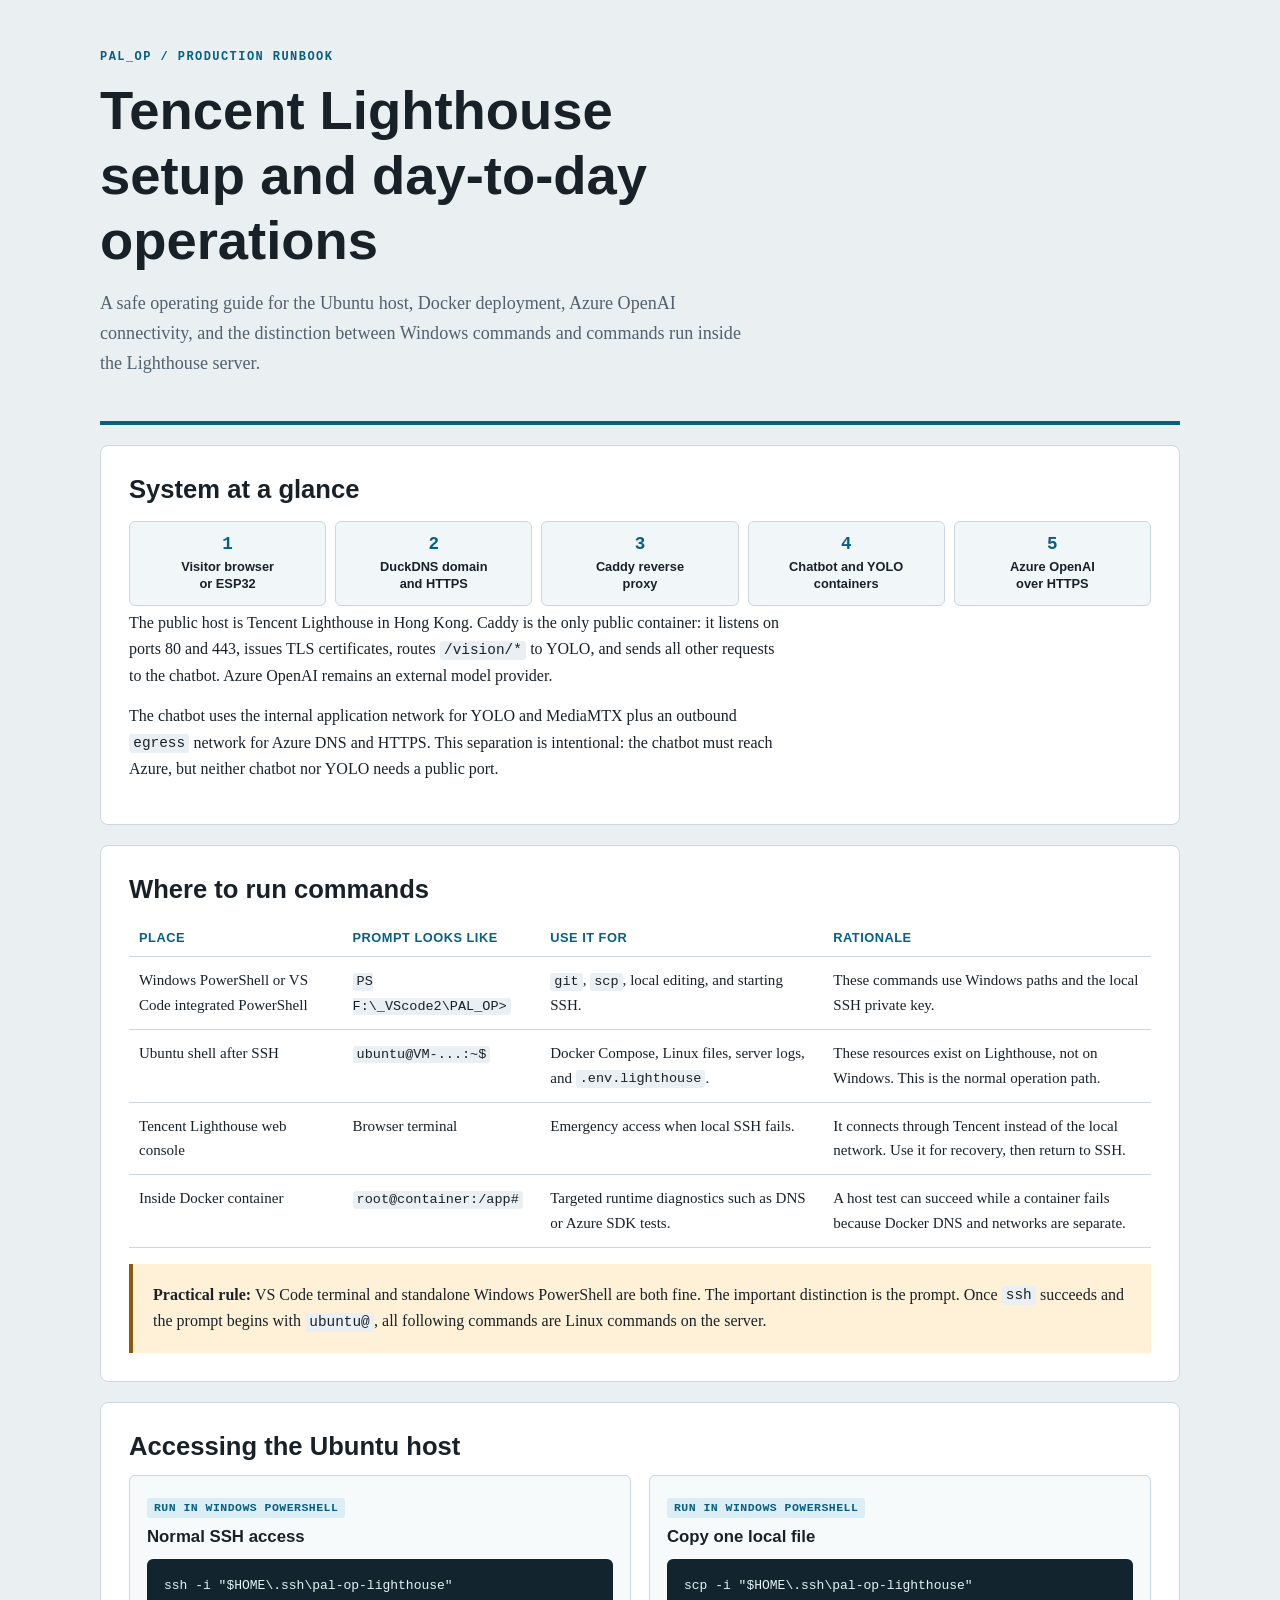
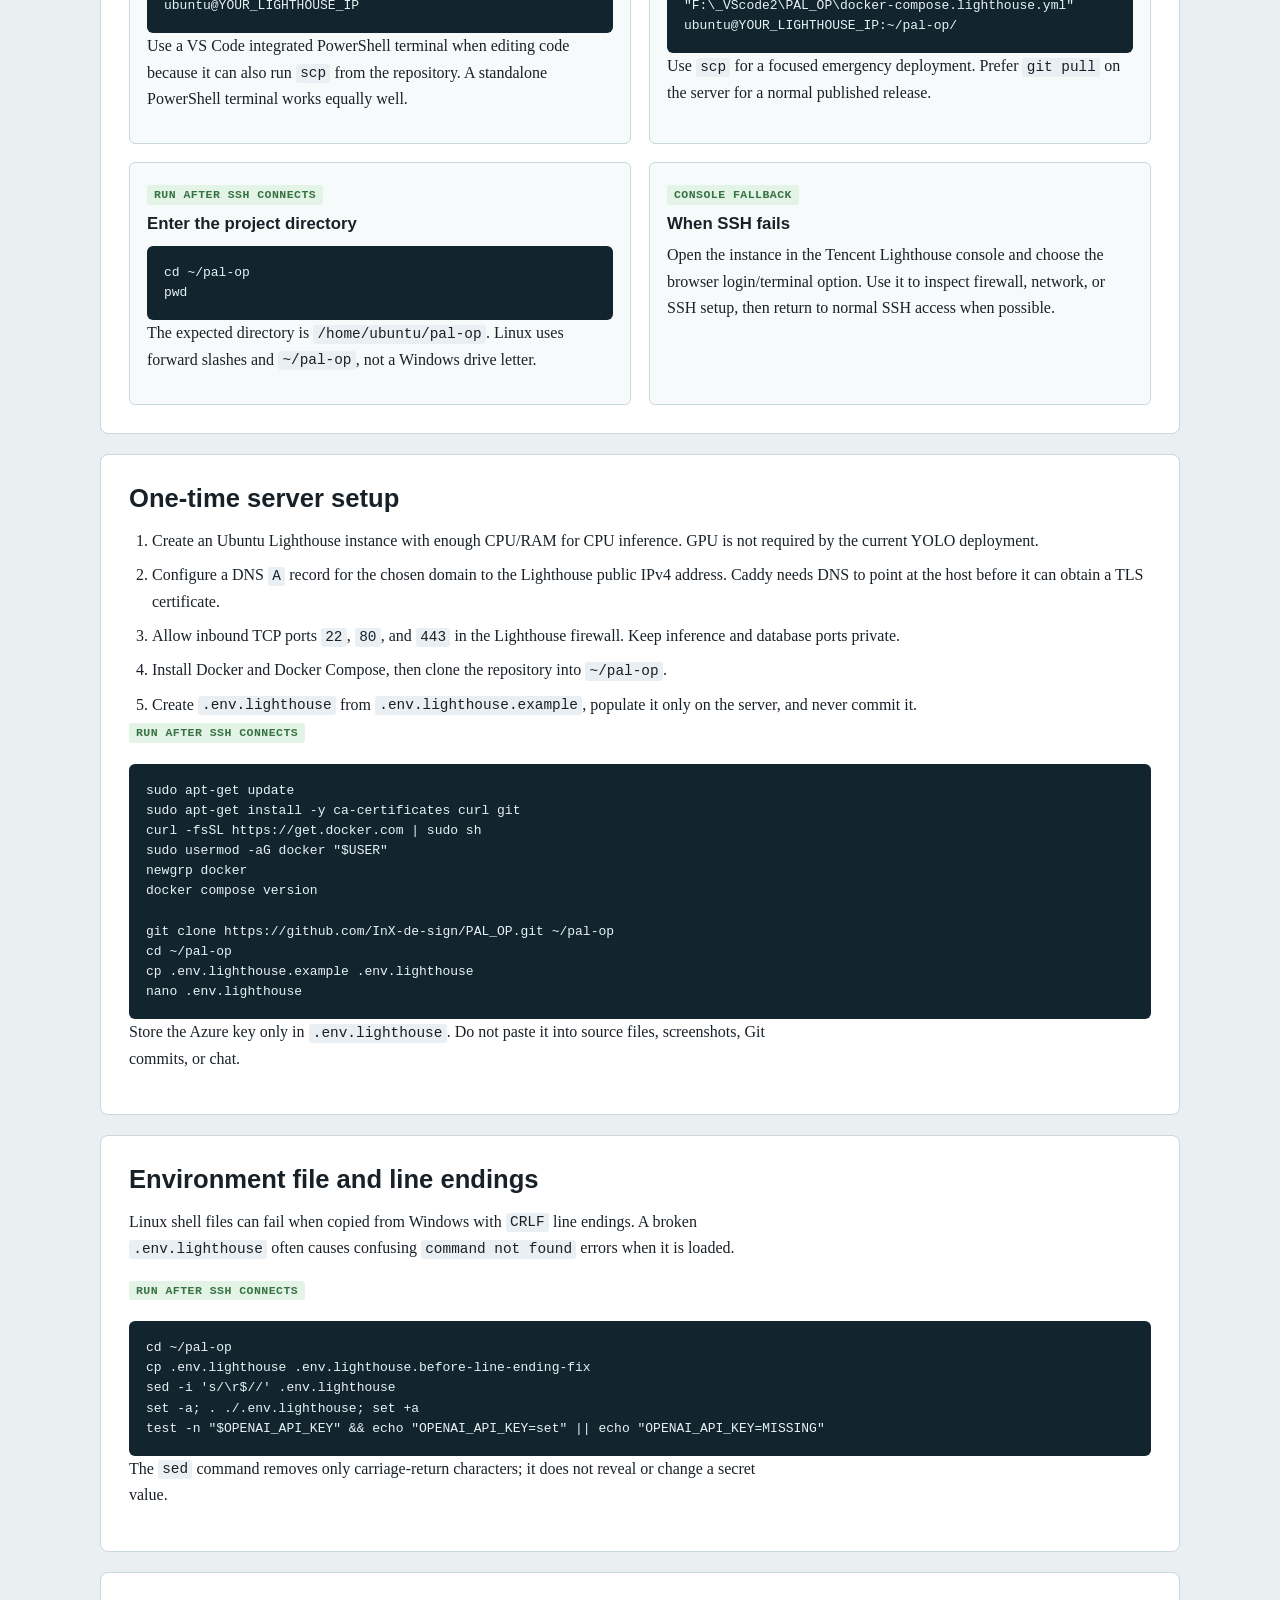
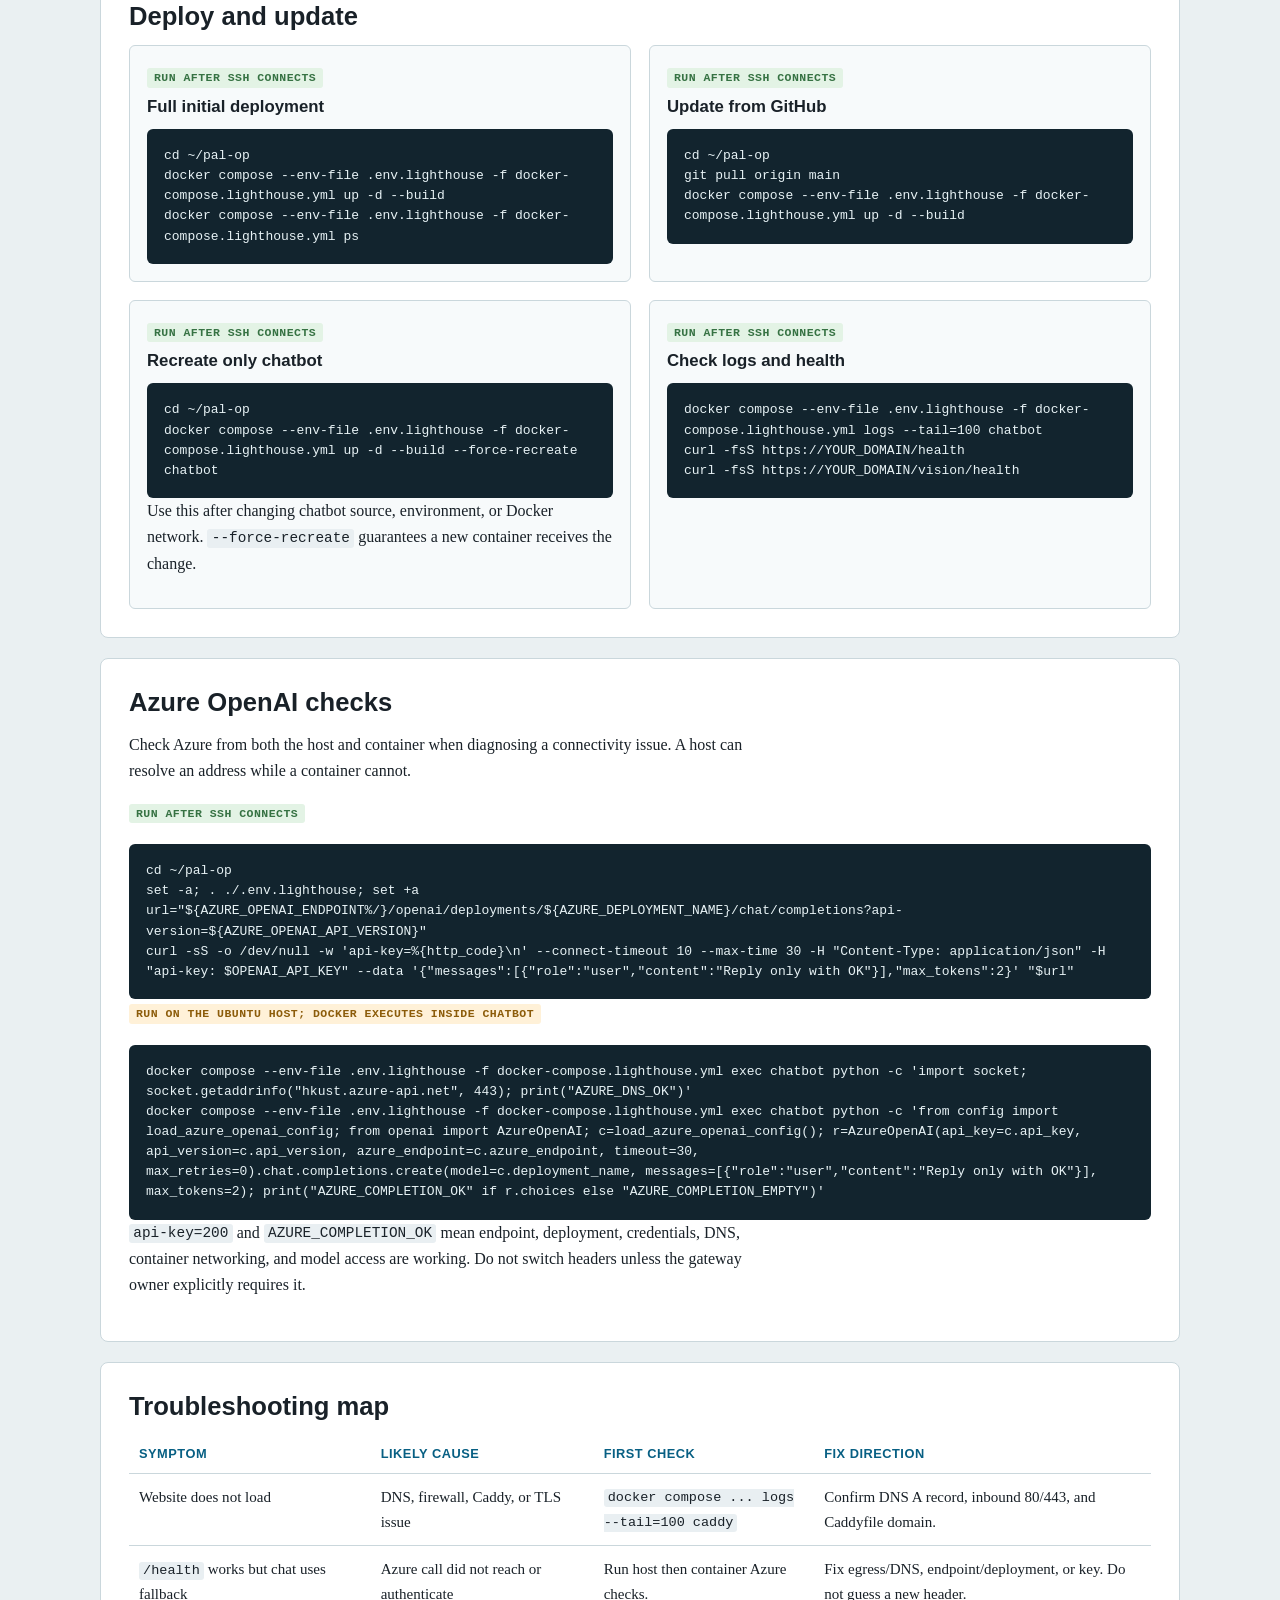
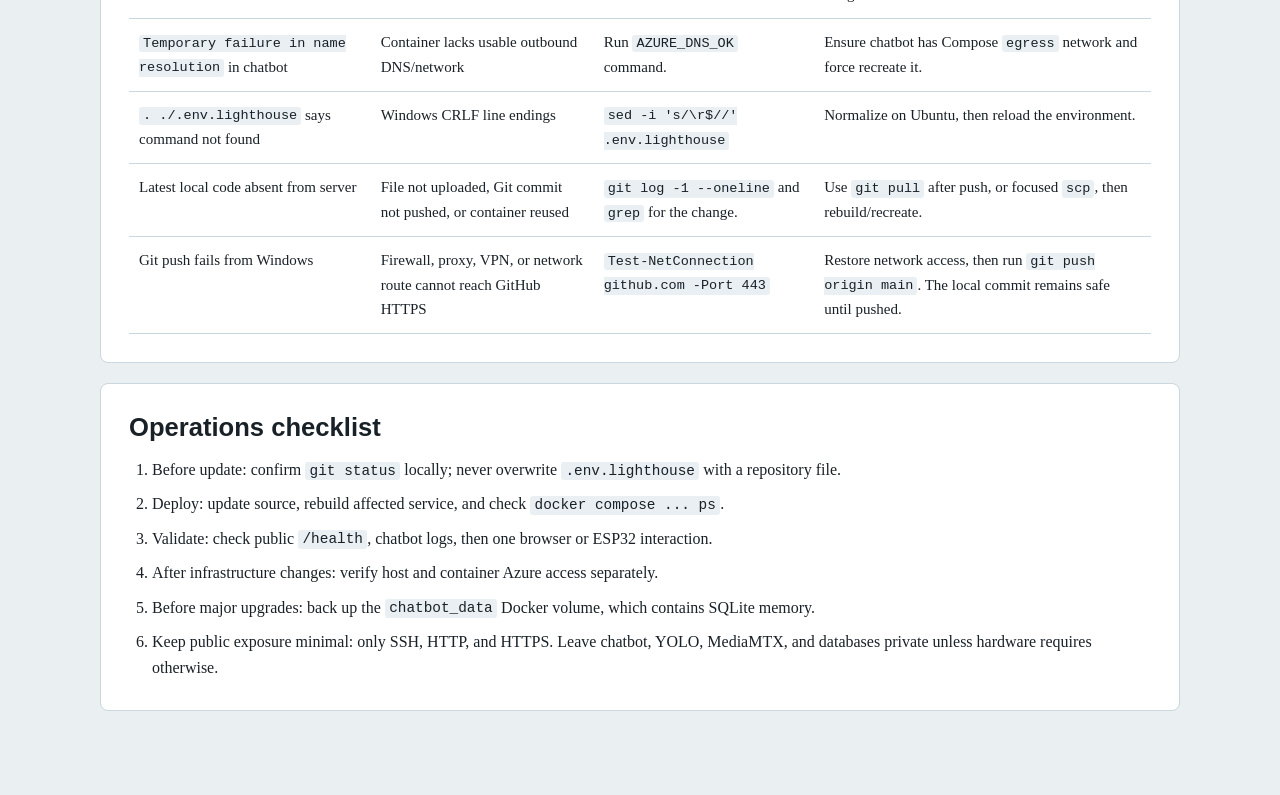
<file: docs/tencent-lighthouse-operations-guide.html>
<!DOCTYPE html>
<html lang="en">
<head>
<meta charset="utf-8">
<meta name="viewport" content="width=device-width, initial-scale=1">
<title>PAL_OP Tencent Lighthouse Operations Guide</title>
<style>
:root { --ink:#192128; --muted:#52616d; --canvas:#eaf0f2; --paper:#fff; --line:#cad7dc; --blue:#075f83; --blue-soft:#dceef5; --gold:#8c5c0a; --gold-soft:#fff1d8; --rose:#913d38; --rose-soft:#fae7e4; --code:#12242e; }
* { box-sizing:border-box; }
body { margin:0; background:var(--canvas); color:var(--ink); font:16px/1.65 Georgia, "Times New Roman", serif; }
main { width:min(1080px, calc(100% - 32px)); margin:0 auto; padding:50px 0 84px; }
header { border-bottom:4px solid var(--blue); padding-bottom:28px; }
h1, h2, h3, th { font-family:"Segoe UI", Arial, sans-serif; line-height:1.2; }
h1 { margin:0; max-width:19ch; font-size:clamp(2.1rem, 5vw, 3.4rem); }
h2 { margin:0 0 14px; font-size:1.6rem; }
h3 { margin:0 0 8px; font-size:1.05rem; }
p { margin:0 0 14px; max-width:82ch; }
section { margin-top:20px; padding:28px; background:var(--paper); border:1px solid var(--line); border-radius:8px; }
.eyebrow { margin:0 0 12px; color:var(--blue); font:700 .75rem/1.3 Consolas, monospace; letter-spacing:.12em; text-transform:uppercase; }
.lede { margin-top:16px; max-width:72ch; color:var(--muted); font-size:1.13rem; }
.grid { display:grid; grid-template-columns:repeat(2, minmax(0, 1fr)); gap:18px; }
.panel { padding:17px; border:1px solid var(--line); border-radius:6px; background:#f7fafb; }
.flow { display:grid; grid-template-columns:repeat(5, minmax(0, 1fr)); gap:9px; margin:16px 0 4px; }
.step { padding:12px; border:1px solid var(--line); border-radius:6px; background:#f1f7f9; font:700 .8rem/1.38 "Segoe UI", Arial, sans-serif; text-align:center; }
.step strong { display:block; margin-bottom:4px; color:var(--blue); font:700 1.1rem Consolas, monospace; }
.tag { display:inline-block; margin-bottom:9px; padding:2px 7px; border-radius:3px; font:700 .72rem/1.35 Consolas, monospace; letter-spacing:.04em; text-transform:uppercase; }
.windows { color:var(--blue); background:var(--blue-soft); } .ubuntu { color:#367243; background:#e3f3e5; } .container { color:var(--gold); background:var(--gold-soft); } .warning { color:var(--rose); background:var(--rose-soft); }
code { padding:.1em .3em; border-radius:3px; background:#e9eff2; font:.9em Consolas, monospace; }
pre { overflow:auto; margin:12px 0 0; padding:17px; border-radius:6px; color:#e7f2f5; background:var(--code); font:13px/1.55 Consolas, monospace; white-space:pre-wrap; }
ul, ol { margin:0; padding-left:23px; } li + li { margin-top:8px; }
table { width:100%; border-collapse:collapse; font-size:.94rem; } th, td { padding:11px 10px; vertical-align:top; border-bottom:1px solid var(--line); text-align:left; } th { color:var(--blue); font-size:.8rem; letter-spacing:.04em; text-transform:uppercase; }
.callout { margin-top:16px; padding:18px 20px; border-left:4px solid var(--gold); background:var(--gold-soft); }
@media (max-width:760px) { main { width:min(100% - 20px, 1080px); padding-top:28px; } section { padding:20px; } .grid, .flow { grid-template-columns:1fr; } pre { font-size:12px; } }
</style>
</head>
<body>
<main>
  <header>
    <p class="eyebrow">PAL_OP / production runbook</p>
    <h1>Tencent Lighthouse setup and day-to-day operations</h1>
    <p class="lede">A safe operating guide for the Ubuntu host, Docker deployment, Azure OpenAI connectivity, and the distinction between Windows commands and commands run inside the Lighthouse server.</p>
  </header>
  <section>
    <h2>System at a glance</h2>
    <div class="flow"><div class="step"><strong>1</strong>Visitor browser<br>or ESP32</div><div class="step"><strong>2</strong>DuckDNS domain<br>and HTTPS</div><div class="step"><strong>3</strong>Caddy reverse<br>proxy</div><div class="step"><strong>4</strong>Chatbot and YOLO<br>containers</div><div class="step"><strong>5</strong>Azure OpenAI<br>over HTTPS</div></div>
    <p>The public host is Tencent Lighthouse in Hong Kong. Caddy is the only public container: it listens on ports 80 and 443, issues TLS certificates, routes <code>/vision/*</code> to YOLO, and sends all other requests to the chatbot. Azure OpenAI remains an external model provider.</p>
    <p>The chatbot uses the internal application network for YOLO and MediaMTX plus an outbound <code>egress</code> network for Azure DNS and HTTPS. This separation is intentional: the chatbot must reach Azure, but neither chatbot nor YOLO needs a public port.</p>
  </section>
  <section>
    <h2>Where to run commands</h2>
    <table>
      <thead><tr><th>Place</th><th>Prompt looks like</th><th>Use it for</th><th>Rationale</th></tr></thead>
      <tbody>
        <tr><td>Windows PowerShell or VS Code integrated PowerShell</td><td><code>PS F:\_VScode2\PAL_OP&gt;</code></td><td><code>git</code>, <code>scp</code>, local editing, and starting SSH.</td><td>These commands use Windows paths and the local SSH private key.</td></tr>
        <tr><td>Ubuntu shell after SSH</td><td><code>ubuntu@VM-...:~$</code></td><td>Docker Compose, Linux files, server logs, and <code>.env.lighthouse</code>.</td><td>These resources exist on Lighthouse, not on Windows. This is the normal operation path.</td></tr>
        <tr><td>Tencent Lighthouse web console</td><td>Browser terminal</td><td>Emergency access when local SSH fails.</td><td>It connects through Tencent instead of the local network. Use it for recovery, then return to SSH.</td></tr>
        <tr><td>Inside Docker container</td><td><code>root@container:/app#</code></td><td>Targeted runtime diagnostics such as DNS or Azure SDK tests.</td><td>A host test can succeed while a container fails because Docker DNS and networks are separate.</td></tr>
      </tbody>
    </table>
    <div class="callout"><strong>Practical rule:</strong> VS Code terminal and standalone Windows PowerShell are both fine. The important distinction is the prompt. Once <code>ssh</code> succeeds and the prompt begins with <code>ubuntu@</code>, all following commands are Linux commands on the server.</div>
  </section>
  <section>
    <h2>Accessing the Ubuntu host</h2>
    <div class="grid">
      <div class="panel"><span class="tag windows">Run in Windows PowerShell</span><h3>Normal SSH access</h3><pre>ssh -i "$HOME\.ssh\pal-op-lighthouse" ubuntu@YOUR_LIGHTHOUSE_IP</pre><p>Use a VS Code integrated PowerShell terminal when editing code because it can also run <code>scp</code> from the repository. A standalone PowerShell terminal works equally well.</p></div>
      <div class="panel"><span class="tag windows">Run in Windows PowerShell</span><h3>Copy one local file</h3><pre>scp -i "$HOME\.ssh\pal-op-lighthouse" "F:\_VScode2\PAL_OP\docker-compose.lighthouse.yml" ubuntu@YOUR_LIGHTHOUSE_IP:~/pal-op/</pre><p>Use <code>scp</code> for a focused emergency deployment. Prefer <code>git pull</code> on the server for a normal published release.</p></div>
      <div class="panel"><span class="tag ubuntu">Run after SSH connects</span><h3>Enter the project directory</h3><pre>cd ~/pal-op
pwd</pre><p>The expected directory is <code>/home/ubuntu/pal-op</code>. Linux uses forward slashes and <code>~/pal-op</code>, not a Windows drive letter.</p></div>
      <div class="panel"><span class="tag ubuntu">Console fallback</span><h3>When SSH fails</h3><p>Open the instance in the Tencent Lighthouse console and choose the browser login/terminal option. Use it to inspect firewall, network, or SSH setup, then return to normal SSH access when possible.</p></div>
    </div>
  </section>
  <section>
    <h2>One-time server setup</h2>
    <ol>
      <li>Create an Ubuntu Lighthouse instance with enough CPU/RAM for CPU inference. GPU is not required by the current YOLO deployment.</li>
      <li>Configure a DNS <code>A</code> record for the chosen domain to the Lighthouse public IPv4 address. Caddy needs DNS to point at the host before it can obtain a TLS certificate.</li>
      <li>Allow inbound TCP ports <code>22</code>, <code>80</code>, and <code>443</code> in the Lighthouse firewall. Keep inference and database ports private.</li>
      <li>Install Docker and Docker Compose, then clone the repository into <code>~/pal-op</code>.</li>
      <li>Create <code>.env.lighthouse</code> from <code>.env.lighthouse.example</code>, populate it only on the server, and never commit it.</li>
    </ol>
    <span class="tag ubuntu">Run after SSH connects</span>
    <pre>sudo apt-get update
sudo apt-get install -y ca-certificates curl git
curl -fsSL https://get.docker.com | sudo sh
sudo usermod -aG docker "$USER"
newgrp docker
docker compose version

git clone https://github.com/InX-de-sign/PAL_OP.git ~/pal-op
cd ~/pal-op
cp .env.lighthouse.example .env.lighthouse
nano .env.lighthouse</pre>
    <p>Store the Azure key only in <code>.env.lighthouse</code>. Do not paste it into source files, screenshots, Git commits, or chat.</p>
  </section>
  <section>
    <h2>Environment file and line endings</h2>
    <p>Linux shell files can fail when copied from Windows with <code>CRLF</code> line endings. A broken <code>.env.lighthouse</code> often causes confusing <code>command not found</code> errors when it is loaded.</p>
    <span class="tag ubuntu">Run after SSH connects</span>
    <pre>cd ~/pal-op
cp .env.lighthouse .env.lighthouse.before-line-ending-fix
sed -i 's/\r$//' .env.lighthouse
set -a; . ./.env.lighthouse; set +a
test -n "$OPENAI_API_KEY" && echo "OPENAI_API_KEY=set" || echo "OPENAI_API_KEY=MISSING"</pre>
    <p>The <code>sed</code> command removes only carriage-return characters; it does not reveal or change a secret value.</p>
  </section>
  <section>
    <h2>Deploy and update</h2>
    <div class="grid">
      <div class="panel"><span class="tag ubuntu">Run after SSH connects</span><h3>Full initial deployment</h3><pre>cd ~/pal-op
docker compose --env-file .env.lighthouse -f docker-compose.lighthouse.yml up -d --build
docker compose --env-file .env.lighthouse -f docker-compose.lighthouse.yml ps</pre></div>
      <div class="panel"><span class="tag ubuntu">Run after SSH connects</span><h3>Update from GitHub</h3><pre>cd ~/pal-op
git pull origin main
docker compose --env-file .env.lighthouse -f docker-compose.lighthouse.yml up -d --build</pre></div>
      <div class="panel"><span class="tag ubuntu">Run after SSH connects</span><h3>Recreate only chatbot</h3><pre>cd ~/pal-op
docker compose --env-file .env.lighthouse -f docker-compose.lighthouse.yml up -d --build --force-recreate chatbot</pre><p>Use this after changing chatbot source, environment, or Docker network. <code>--force-recreate</code> guarantees a new container receives the change.</p></div>
      <div class="panel"><span class="tag ubuntu">Run after SSH connects</span><h3>Check logs and health</h3><pre>docker compose --env-file .env.lighthouse -f docker-compose.lighthouse.yml logs --tail=100 chatbot
curl -fsS https://YOUR_DOMAIN/health
curl -fsS https://YOUR_DOMAIN/vision/health</pre></div>
    </div>
  </section>
  <section>
    <h2>Azure OpenAI checks</h2>
    <p>Check Azure from both the host and container when diagnosing a connectivity issue. A host can resolve an address while a container cannot.</p>
    <span class="tag ubuntu">Run after SSH connects</span>
    <pre>cd ~/pal-op
set -a; . ./.env.lighthouse; set +a
url="${AZURE_OPENAI_ENDPOINT%/}/openai/deployments/${AZURE_DEPLOYMENT_NAME}/chat/completions?api-version=${AZURE_OPENAI_API_VERSION}"
curl -sS -o /dev/null -w 'api-key=%{http_code}\n' --connect-timeout 10 --max-time 30 -H "Content-Type: application/json" -H "api-key: $OPENAI_API_KEY" --data '{"messages":[{"role":"user","content":"Reply only with OK"}],"max_tokens":2}' "$url"</pre>
    <span class="tag container">Run on the Ubuntu host; Docker executes inside chatbot</span>
    <pre>docker compose --env-file .env.lighthouse -f docker-compose.lighthouse.yml exec chatbot python -c 'import socket; socket.getaddrinfo("hkust.azure-api.net", 443); print("AZURE_DNS_OK")'
docker compose --env-file .env.lighthouse -f docker-compose.lighthouse.yml exec chatbot python -c 'from config import load_azure_openai_config; from openai import AzureOpenAI; c=load_azure_openai_config(); r=AzureOpenAI(api_key=c.api_key, api_version=c.api_version, azure_endpoint=c.azure_endpoint, timeout=30, max_retries=0).chat.completions.create(model=c.deployment_name, messages=[{"role":"user","content":"Reply only with OK"}], max_tokens=2); print("AZURE_COMPLETION_OK" if r.choices else "AZURE_COMPLETION_EMPTY")'</pre>
    <p><code>api-key=200</code> and <code>AZURE_COMPLETION_OK</code> mean endpoint, deployment, credentials, DNS, container networking, and model access are working. Do not switch headers unless the gateway owner explicitly requires it.</p>
  </section>
  <section>
    <h2>Troubleshooting map</h2>
    <table>
      <thead><tr><th>Symptom</th><th>Likely cause</th><th>First check</th><th>Fix direction</th></tr></thead>
      <tbody>
        <tr><td>Website does not load</td><td>DNS, firewall, Caddy, or TLS issue</td><td><code>docker compose ... logs --tail=100 caddy</code></td><td>Confirm DNS A record, inbound 80/443, and Caddyfile domain.</td></tr>
        <tr><td><code>/health</code> works but chat uses fallback</td><td>Azure call did not reach or authenticate</td><td>Run host then container Azure checks.</td><td>Fix egress/DNS, endpoint/deployment, or key. Do not guess a new header.</td></tr>
        <tr><td><code>Temporary failure in name resolution</code> in chatbot</td><td>Container lacks usable outbound DNS/network</td><td>Run <code>AZURE_DNS_OK</code> command.</td><td>Ensure chatbot has Compose <code>egress</code> network and force recreate it.</td></tr>
        <tr><td><code>. ./.env.lighthouse</code> says command not found</td><td>Windows CRLF line endings</td><td><code>sed -i 's/\r$//' .env.lighthouse</code></td><td>Normalize on Ubuntu, then reload the environment.</td></tr>
        <tr><td>Latest local code absent from server</td><td>File not uploaded, Git commit not pushed, or container reused</td><td><code>git log -1 --oneline</code> and <code>grep</code> for the change.</td><td>Use <code>git pull</code> after push, or focused <code>scp</code>, then rebuild/recreate.</td></tr>
        <tr><td>Git push fails from Windows</td><td>Firewall, proxy, VPN, or network route cannot reach GitHub HTTPS</td><td><code>Test-NetConnection github.com -Port 443</code></td><td>Restore network access, then run <code>git push origin main</code>. The local commit remains safe until pushed.</td></tr>
      </tbody>
    </table>
  </section>
  <section>
    <h2>Operations checklist</h2>
    <ol>
      <li>Before update: confirm <code>git status</code> locally; never overwrite <code>.env.lighthouse</code> with a repository file.</li>
      <li>Deploy: update source, rebuild affected service, and check <code>docker compose ... ps</code>.</li>
      <li>Validate: check public <code>/health</code>, chatbot logs, then one browser or ESP32 interaction.</li>
      <li>After infrastructure changes: verify host and container Azure access separately.</li>
      <li>Before major upgrades: back up the <code>chatbot_data</code> Docker volume, which contains SQLite memory.</li>
      <li>Keep public exposure minimal: only SSH, HTTP, and HTTPS. Leave chatbot, YOLO, MediaMTX, and databases private unless hardware requires otherwise.</li>
    </ol>
  </section>
</main>
</body>
</html>
</file>
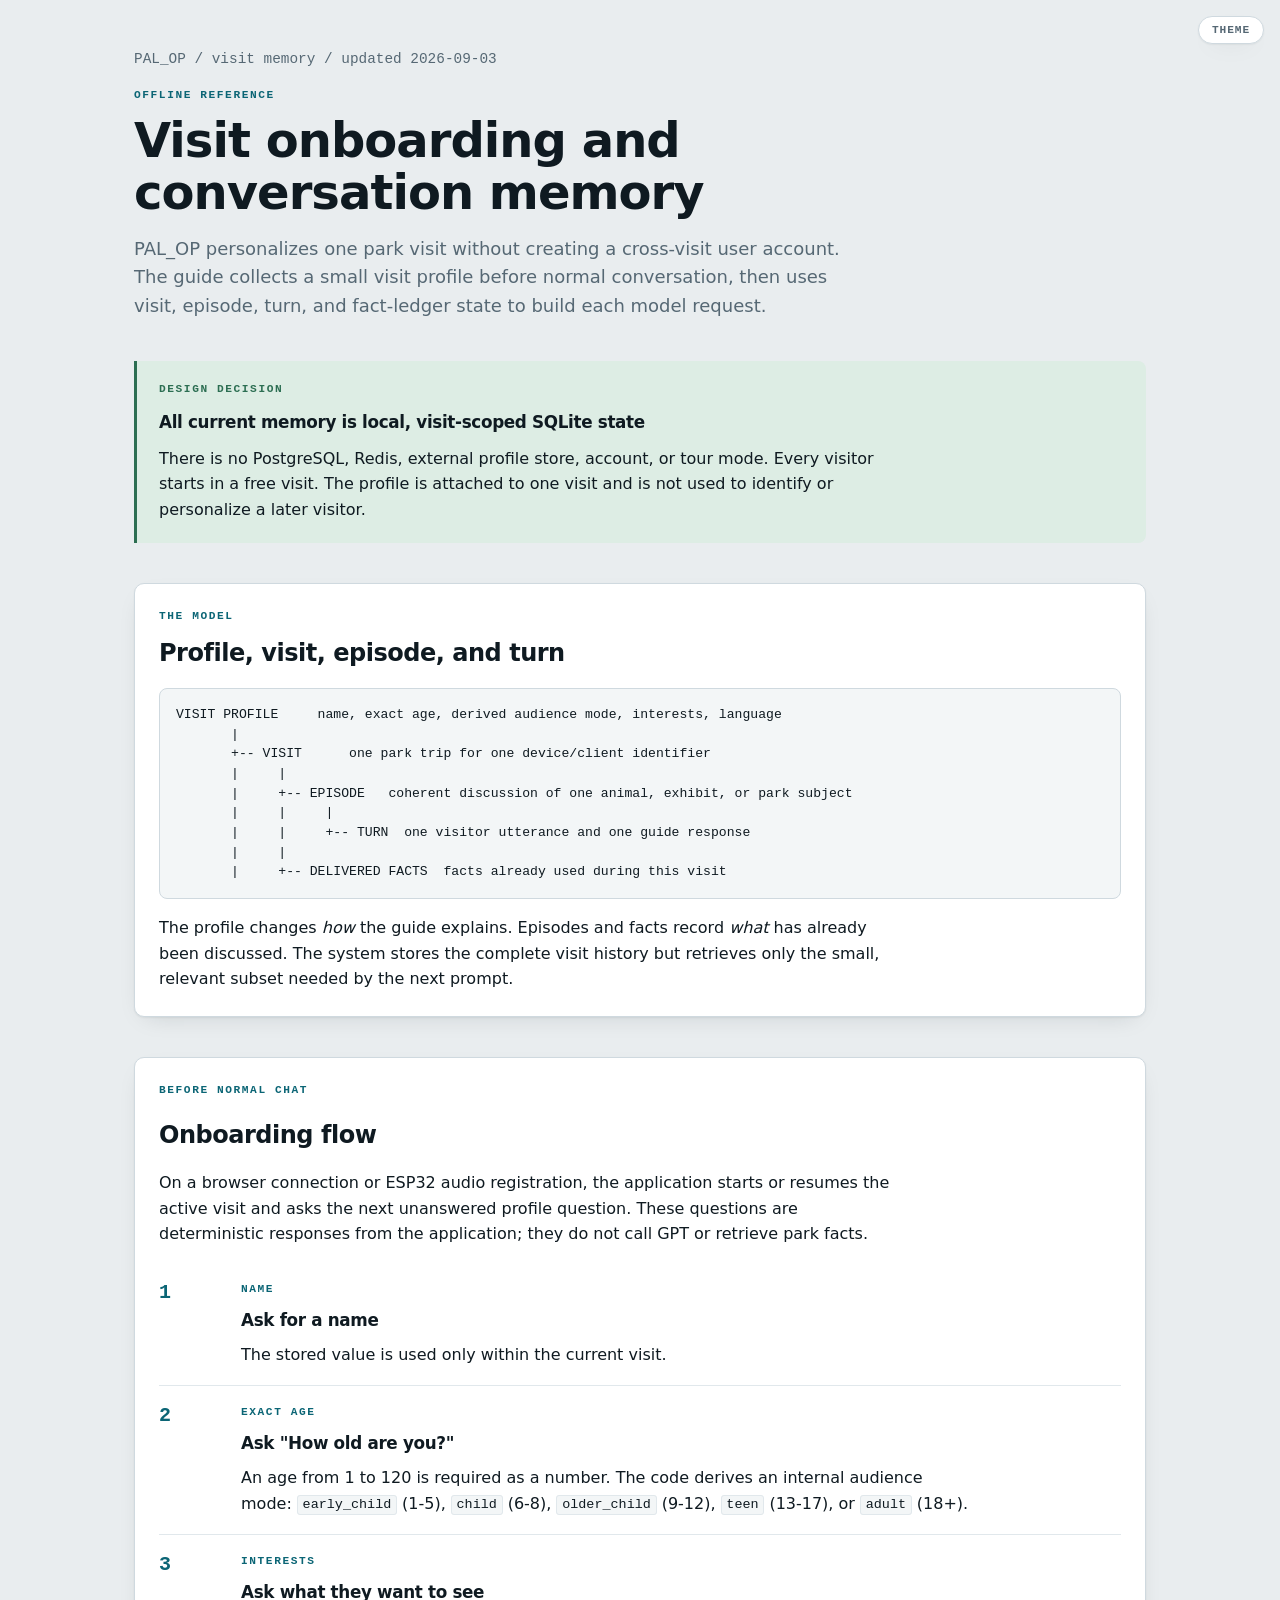
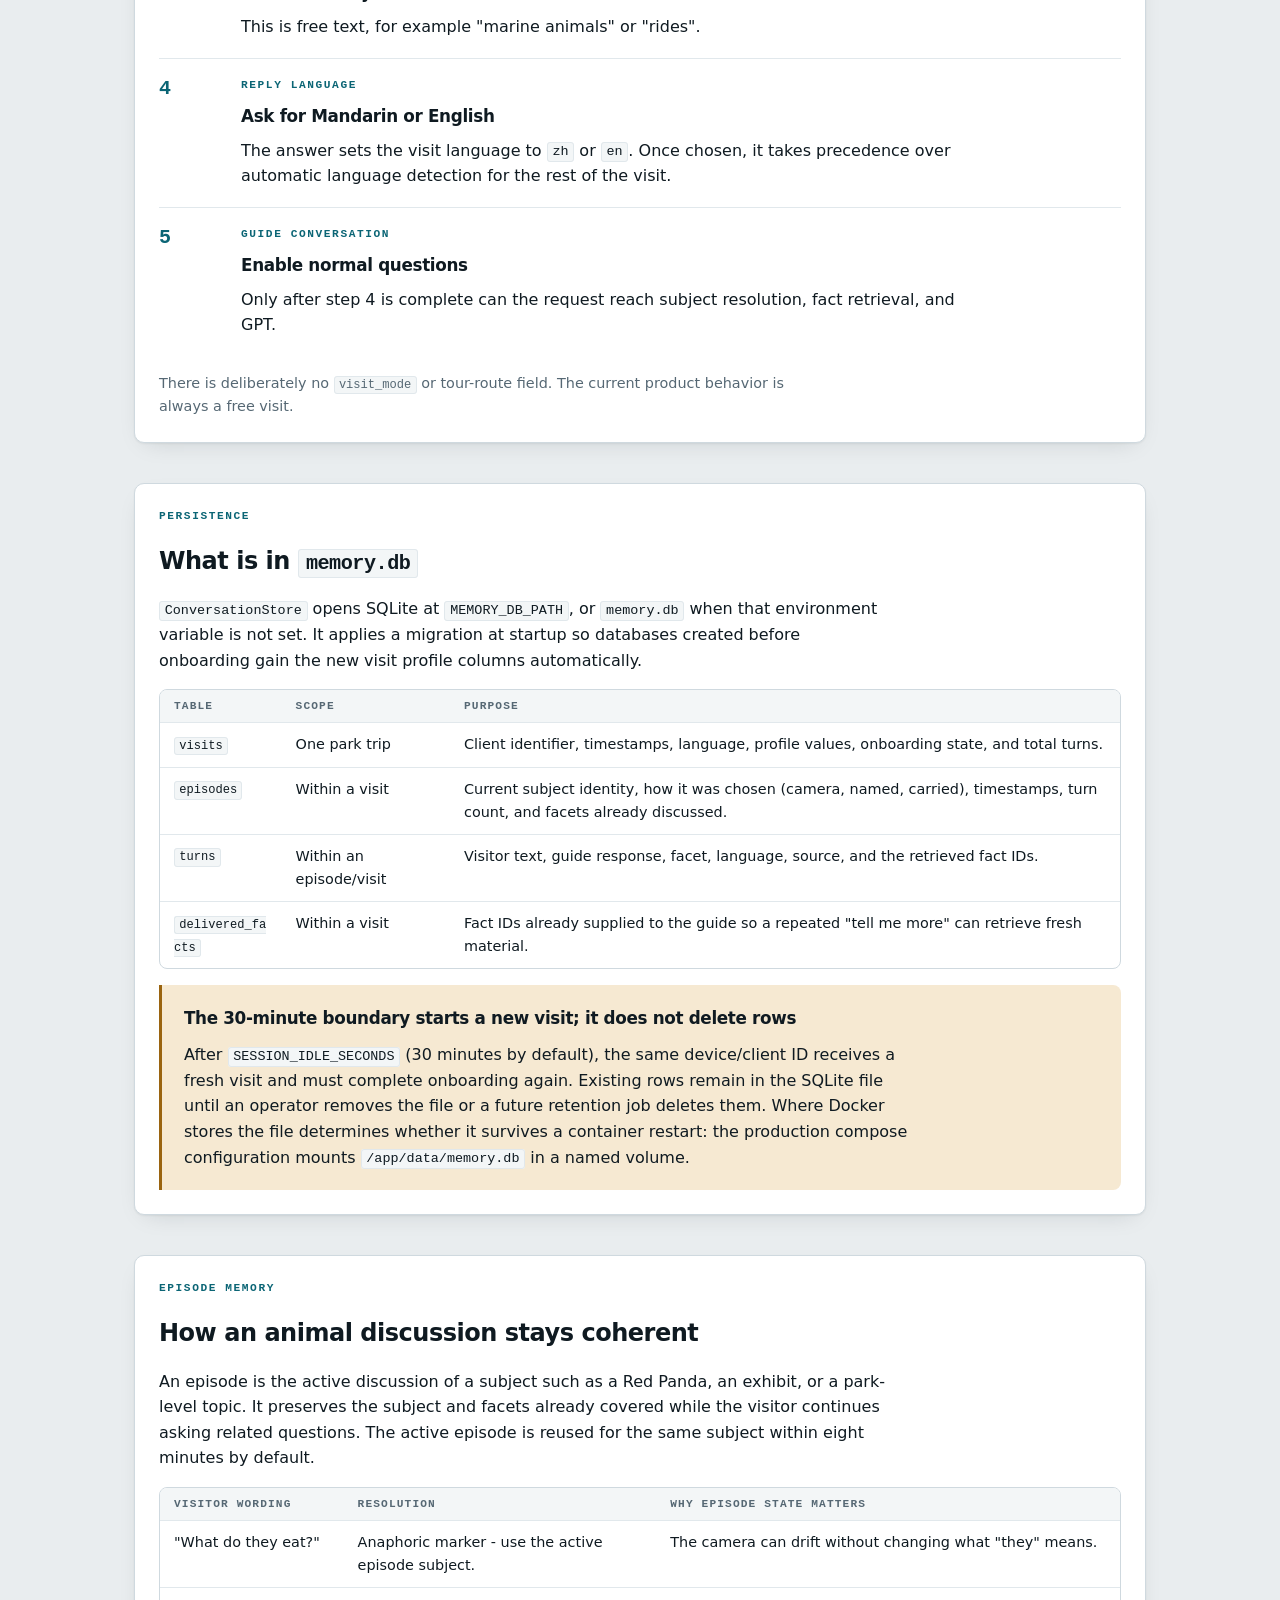
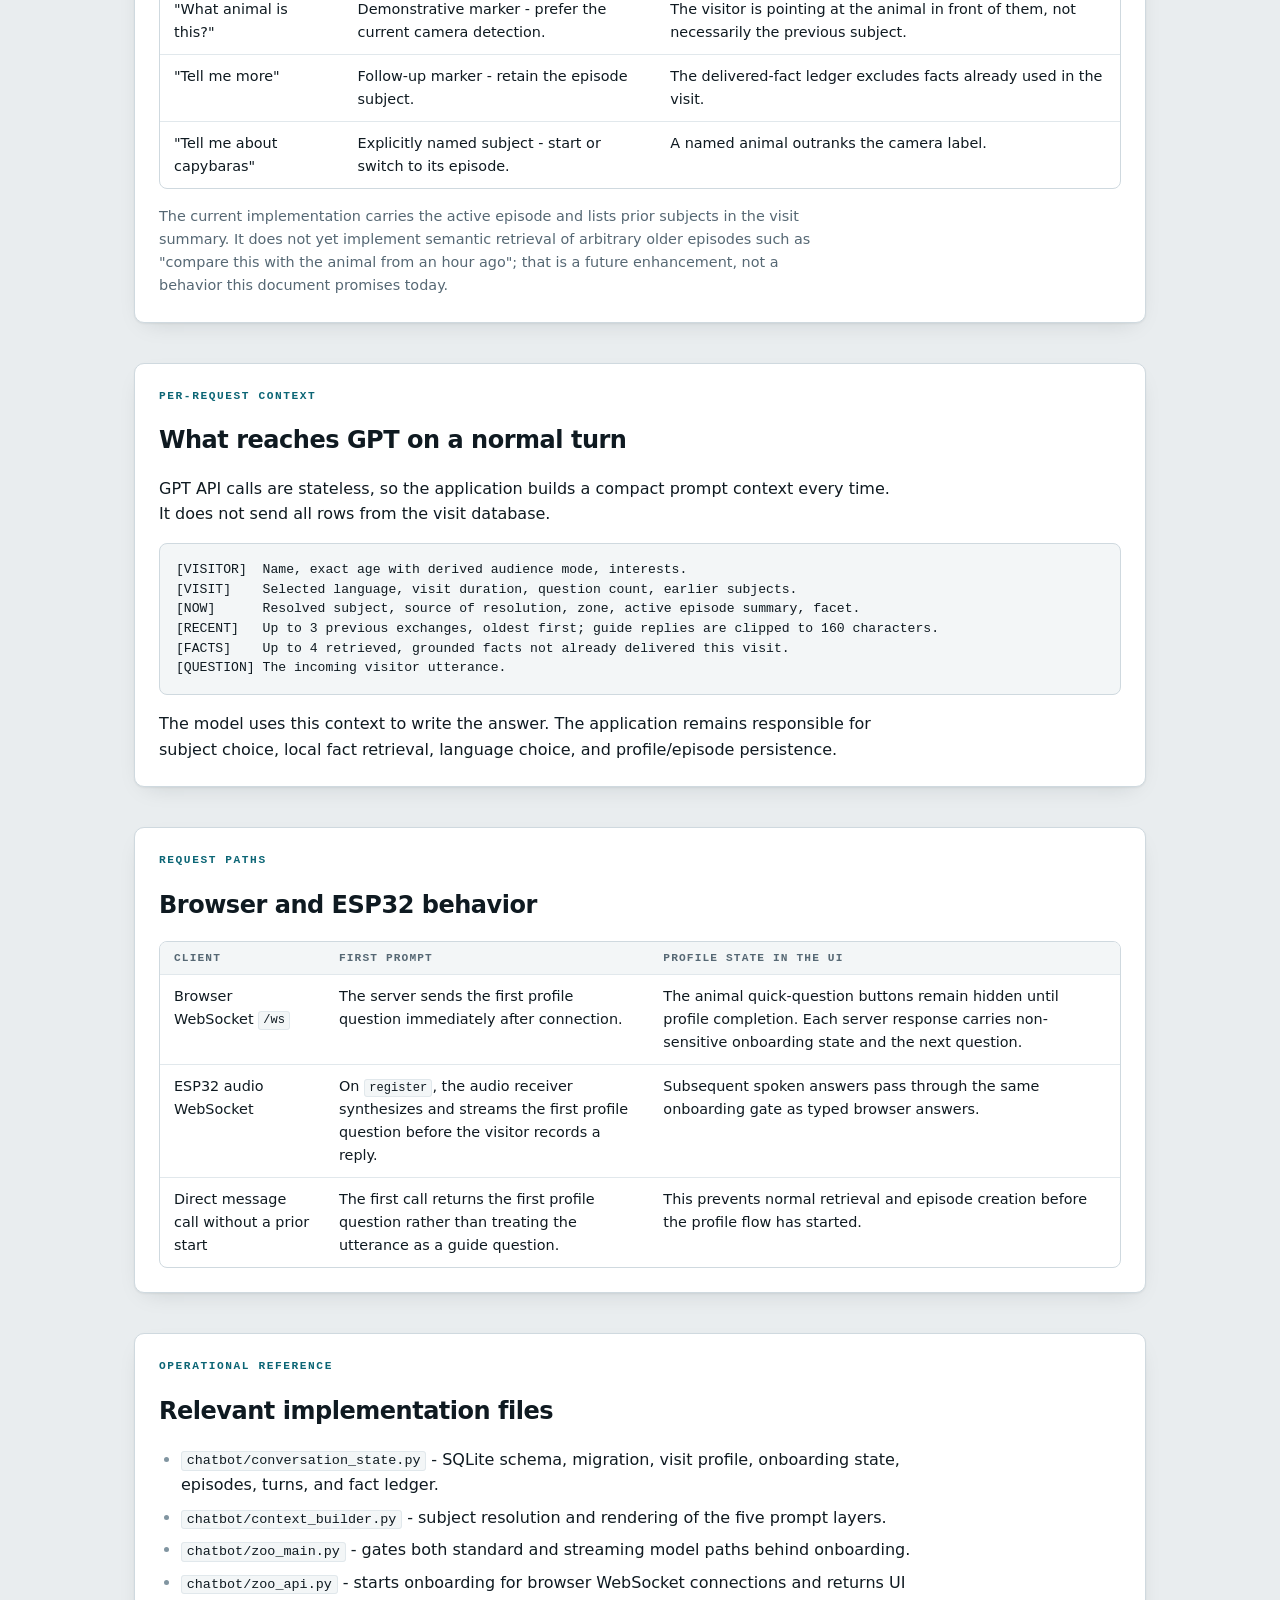
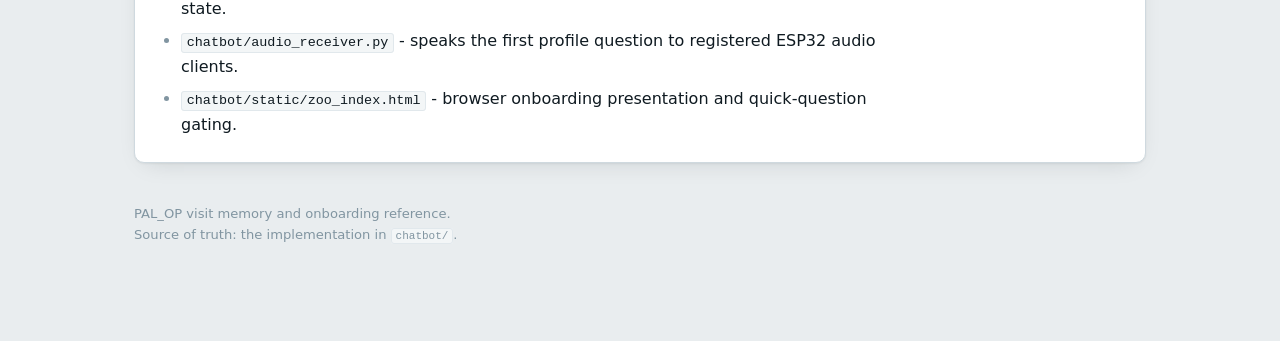
<file: docs/visit-memory-and-onboarding.html>
<!DOCTYPE html>
<html lang="en">
<head>
<meta charset="utf-8">
<meta name="viewport" content="width=device-width, initial-scale=1">
<meta name="color-scheme" content="light dark">
<meta name="description" content="PAL_OP visit onboarding and conversation-memory reference.">
<title>PAL_OP - Visit Memory and Onboarding</title>
<style>
  *,*::before,*::after{box-sizing:border-box}html{-webkit-text-size-adjust:100%}
  body{margin:0}table{border-collapse:collapse}
  :root{
    --ground:#e9edef;--surface:#fff;--surface-2:#f3f6f7;
    --ink:#0f1a21;--ink-soft:#566874;--ink-faint:#8195a1;
    --rule:#cfd9df;--rule-soft:#e1e8ec;
    --accent:#0b6575;--accent-soft:#dcedf0;
    --ok:#2c6e52;--ok-bg:#ddede4;--warn:#9a6410;--warn-bg:#f6e9d2;
    --shadow:0 1px 2px rgba(15,26,33,.06),0 8px 24px -12px rgba(15,26,33,.18);
    --sans:system-ui,-apple-system,"Segoe UI",Roboto,"Helvetica Neue",Arial,sans-serif;
    --mono:ui-monospace,"Cascadia Mono","SF Mono",Menlo,Consolas,"Liberation Mono",monospace;
    --measure:72ch;
  }
  @media (prefers-color-scheme:dark){:root:not([data-theme="light"]){
    --ground:#0b1216;--surface:#121e24;--surface-2:#16242b;
    --ink:#dfe8ec;--ink-soft:#90a4af;--ink-faint:#6a7f8b;
    --rule:#23343c;--rule-soft:#1b2a31;
    --accent:#56c2d2;--accent-soft:#12333a;
    --ok:#63b58c;--ok-bg:#163025;--warn:#dca847;--warn-bg:#33290f;
    --shadow:0 1px 2px rgba(0,0,0,.4),0 10px 30px -14px rgba(0,0,0,.7)}}
  :root[data-theme="dark"]{
    --ground:#0b1216;--surface:#121e24;--surface-2:#16242b;
    --ink:#dfe8ec;--ink-soft:#90a4af;--ink-faint:#6a7f8b;
    --rule:#23343c;--rule-soft:#1b2a31;
    --accent:#56c2d2;--accent-soft:#12333a;
    --ok:#63b58c;--ok-bg:#163025;--warn:#dca847;--warn-bg:#33290f;
    --shadow:0 1px 2px rgba(0,0,0,.4),0 10px 30px -14px rgba(0,0,0,.7)}
  body{background:var(--ground);color:var(--ink);font:16px/1.6 var(--sans);
       -webkit-font-smoothing:antialiased}
  .wrap{max-width:1060px;margin:0 auto;padding:48px 24px 96px;display:flex;
        flex-direction:column;gap:40px}
  h1,h2,h3{margin:0;letter-spacing:-.02em;text-wrap:balance}
  h1{font-size:clamp(2rem,5vw,3rem);line-height:1.08}h2{font-size:1.5rem}h3{font-size:1.05rem}
  p{margin:0;max-width:var(--measure)}a{color:var(--accent)}
  code{font:inherit;font-family:var(--mono);font-size:.84em;background:var(--surface-2);
       border:1px solid var(--rule-soft);border-radius:3px;padding:.1em .35em;word-break:break-word}
  pre{margin:0;padding:16px;overflow-x:auto;border:1px solid var(--rule);border-radius:8px;
      background:var(--surface-2);font: .82rem/1.5 var(--mono)}
  pre code{background:none;border:none;padding:0;font-size:inherit}
  .eyebrow,.where{font-family:var(--mono);font-size:.7rem;font-weight:600;letter-spacing:.14em;
                   text-transform:uppercase;color:var(--accent)}
  .lede{font-size:1.125rem;color:var(--ink-soft);max-width:64ch}.note{font-size:.9rem;color:var(--ink-soft)}
  .panel{padding:24px;border:1px solid var(--rule);border-radius:10px;background:var(--surface);
         box-shadow:var(--shadow);display:flex;flex-direction:column;gap:16px}
  .callout{padding:20px 22px;border-left:3px solid var(--accent);border-radius:0 8px 8px 0;
           background:var(--accent-soft);display:flex;flex-direction:column;gap:10px}
  .callout.good{border-left-color:var(--ok);background:var(--ok-bg)}
  .callout.warn{border-left-color:var(--warn);background:var(--warn-bg)}
  ul,ol{margin:0;padding-left:22px;display:flex;flex-direction:column;gap:7px}li{max-width:var(--measure)}
  li::marker{color:var(--ink-faint)}
  .scroll{overflow-x:auto;border:1px solid var(--rule);border-radius:8px}
  table{width:100%;min-width:620px;font-size:.9rem}
  th,td{text-align:left;vertical-align:top;padding:10px 14px;border-bottom:1px solid var(--rule-soft)}
  th{font:600 .7rem var(--mono);letter-spacing:.1em;text-transform:uppercase;color:var(--ink-soft);
     background:var(--surface-2);white-space:nowrap}tbody tr:last-child td{border-bottom:none}
  .flow{display:grid;grid-template-columns:64px 1fr;gap:18px;padding:18px 0;border-top:1px solid var(--rule-soft)}
  .flow:first-of-type{border-top:none}.n{font:700 1.25rem var(--mono);color:var(--accent)}
  .body{display:flex;flex-direction:column;gap:8px;min-width:0}
  .pill{display:inline-block;width:max-content;padding:2px 8px;border-radius:99px;background:var(--accent-soft);
        color:var(--accent);font:600 .7rem var(--mono)}
  .theme-toggle{position:fixed;top:16px;right:16px;z-index:2;padding:7px 13px;border:1px solid var(--rule);
    border-radius:999px;background:var(--surface);color:var(--ink-soft);box-shadow:var(--shadow);
    font:600 .7rem var(--mono);letter-spacing:.08em;text-transform:uppercase;cursor:pointer}
  .theme-toggle:focus-visible,a:focus-visible{outline:2px solid var(--accent);outline-offset:2px}
  footer{font-size:.82rem;color:var(--ink-faint)}
  @media print{.theme-toggle{display:none}body{background:#fff;color:#000}.panel{box-shadow:none}}
  @media (max-width:640px){.flow{grid-template-columns:1fr;gap:7px}.wrap{padding:32px 16px 64px}}
</style>
</head>
<body>
<button class="theme-toggle" id="themeToggle" type="button">Theme</button>
<main class="wrap">
  <header style="display:flex;flex-direction:column;gap:16px">
    <div class="note" style="font-family:var(--mono)">PAL_OP / visit memory / updated 2026-09-03</div>
    <div style="display:flex;flex-direction:column;gap:10px">
      <div class="eyebrow">Offline reference</div>
      <h1>Visit onboarding and conversation memory</h1>
    </div>
    <p class="lede">
      PAL_OP personalizes one park visit without creating a cross-visit user account.
      The guide collects a small visit profile before normal conversation, then uses
      visit, episode, turn, and fact-ledger state to build each model request.
    </p>
  </header>

  <section class="callout good">
    <div class="eyebrow" style="color:var(--ok)">Design decision</div>
    <h3>All current memory is local, visit-scoped SQLite state</h3>
    <p>
      There is no PostgreSQL, Redis, external profile store, account, or tour mode.
      Every visitor starts in a free visit. The profile is attached to one visit and
      is not used to identify or personalize a later visitor.
    </p>
  </section>

  <section class="panel">
    <div style="display:flex;flex-direction:column;gap:8px">
      <div class="eyebrow">The model</div>
      <h2>Profile, visit, episode, and turn</h2>
    </div>
    <pre><code>VISIT PROFILE     name, exact age, derived audience mode, interests, language
       |
       +-- VISIT      one park trip for one device/client identifier
       |     |
       |     +-- EPISODE   coherent discussion of one animal, exhibit, or park subject
       |     |     |
       |     |     +-- TURN  one visitor utterance and one guide response
       |     |
       |     +-- DELIVERED FACTS  facts already used during this visit</code></pre>
    <p>
      The profile changes <em>how</em> the guide explains. Episodes and facts record
      <em>what</em> has already been discussed. The system stores the complete visit
      history but retrieves only the small, relevant subset needed by the next prompt.
    </p>
  </section>

  <section class="panel">
    <div class="eyebrow">Before normal chat</div>
    <h2>Onboarding flow</h2>
    <p>
      On a browser connection or ESP32 audio registration, the application starts or
      resumes the active visit and asks the next unanswered profile question. These
      questions are deterministic responses from the application; they do not call
      GPT or retrieve park facts.
    </p>
    <div>
      <div class="flow">
        <div class="n">1</div><div class="body"><span class="where">Name</span>
          <h3>Ask for a name</h3><p>The stored value is used only within the current visit.</p></div>
      </div>
      <div class="flow">
        <div class="n">2</div><div class="body"><span class="where">Exact age</span>
          <h3>Ask "How old are you?"</h3><p>An age from 1 to 120 is required as a number. The code derives an internal audience mode: <code>early_child</code> (1-5), <code>child</code> (6-8), <code>older_child</code> (9-12), <code>teen</code> (13-17), or <code>adult</code> (18+).</p></div>
      </div>
      <div class="flow">
        <div class="n">3</div><div class="body"><span class="where">Interests</span>
          <h3>Ask what they want to see</h3><p>This is free text, for example "marine animals" or "rides".</p></div>
      </div>
      <div class="flow">
        <div class="n">4</div><div class="body"><span class="where">Reply language</span>
          <h3>Ask for Mandarin or English</h3><p>The answer sets the visit language to <code>zh</code> or <code>en</code>. Once chosen, it takes precedence over automatic language detection for the rest of the visit.</p></div>
      </div>
      <div class="flow">
        <div class="n">5</div><div class="body"><span class="where">Guide conversation</span>
          <h3>Enable normal questions</h3><p>Only after step 4 is complete can the request reach subject resolution, fact retrieval, and GPT.</p></div>
      </div>
    </div>
    <p class="note">There is deliberately no <code>visit_mode</code> or tour-route field. The current product behavior is always a free visit.</p>
  </section>

  <section class="panel">
    <div class="eyebrow">Persistence</div>
    <h2>What is in <code>memory.db</code></h2>
    <p>
      <code>ConversationStore</code> opens SQLite at <code>MEMORY_DB_PATH</code>, or
      <code>memory.db</code> when that environment variable is not set. It applies a
      migration at startup so databases created before onboarding gain the new visit
      profile columns automatically.
    </p>
    <div class="scroll"><table>
      <thead><tr><th>Table</th><th>Scope</th><th>Purpose</th></tr></thead>
      <tbody>
        <tr><td><code>visits</code></td><td>One park trip</td><td>Client identifier, timestamps, language, profile values, onboarding state, and total turns.</td></tr>
        <tr><td><code>episodes</code></td><td>Within a visit</td><td>Current subject identity, how it was chosen (camera, named, carried), timestamps, turn count, and facets already discussed.</td></tr>
        <tr><td><code>turns</code></td><td>Within an episode/visit</td><td>Visitor text, guide response, facet, language, source, and the retrieved fact IDs.</td></tr>
        <tr><td><code>delivered_facts</code></td><td>Within a visit</td><td>Fact IDs already supplied to the guide so a repeated "tell me more" can retrieve fresh material.</td></tr>
      </tbody>
    </table></div>
    <div class="callout warn">
      <h3>The 30-minute boundary starts a new visit; it does not delete rows</h3>
      <p>
        After <code>SESSION_IDLE_SECONDS</code> (30 minutes by default), the same device/client ID receives a fresh visit and must complete onboarding again. Existing rows remain in the SQLite file until an operator removes the file or a future retention job deletes them. Where Docker stores the file determines whether it survives a container restart: the production compose configuration mounts <code>/app/data/memory.db</code> in a named volume.
      </p>
    </div>
  </section>

  <section class="panel">
    <div class="eyebrow">Episode memory</div>
    <h2>How an animal discussion stays coherent</h2>
    <p>
      An episode is the active discussion of a subject such as a Red Panda, an exhibit,
      or a park-level topic. It preserves the subject and facets already covered while
      the visitor continues asking related questions. The active episode is reused for
      the same subject within eight minutes by default.
    </p>
    <div class="scroll"><table>
      <thead><tr><th>Visitor wording</th><th>Resolution</th><th>Why episode state matters</th></tr></thead>
      <tbody>
        <tr><td>"What do they eat?"</td><td>Anaphoric marker - use the active episode subject.</td><td>The camera can drift without changing what "they" means.</td></tr>
        <tr><td>"What animal is this?"</td><td>Demonstrative marker - prefer the current camera detection.</td><td>The visitor is pointing at the animal in front of them, not necessarily the previous subject.</td></tr>
        <tr><td>"Tell me more"</td><td>Follow-up marker - retain the episode subject.</td><td>The delivered-fact ledger excludes facts already used in the visit.</td></tr>
        <tr><td>"Tell me about capybaras"</td><td>Explicitly named subject - start or switch to its episode.</td><td>A named animal outranks the camera label.</td></tr>
      </tbody>
    </table></div>
    <p class="note">
      The current implementation carries the active episode and lists prior subjects
      in the visit summary. It does not yet implement semantic retrieval of arbitrary
      older episodes such as "compare this with the animal from an hour ago"; that is a
      future enhancement, not a behavior this document promises today.
    </p>
  </section>

  <section class="panel">
    <div class="eyebrow">Per-request context</div>
    <h2>What reaches GPT on a normal turn</h2>
    <p>
      GPT API calls are stateless, so the application builds a compact prompt context
      every time. It does not send all rows from the visit database.
    </p>
    <pre><code>[VISITOR]  Name, exact age with derived audience mode, interests.
[VISIT]    Selected language, visit duration, question count, earlier subjects.
[NOW]      Resolved subject, source of resolution, zone, active episode summary, facet.
[RECENT]   Up to 3 previous exchanges, oldest first; guide replies are clipped to 160 characters.
[FACTS]    Up to 4 retrieved, grounded facts not already delivered this visit.
[QUESTION] The incoming visitor utterance.</code></pre>
    <p>
      The model uses this context to write the answer. The application remains
      responsible for subject choice, local fact retrieval, language choice, and
      profile/episode persistence.
    </p>
  </section>

  <section class="panel">
    <div class="eyebrow">Request paths</div>
    <h2>Browser and ESP32 behavior</h2>
    <div class="scroll"><table>
      <thead><tr><th>Client</th><th>First prompt</th><th>Profile state in the UI</th></tr></thead>
      <tbody>
        <tr><td>Browser WebSocket <code>/ws</code></td><td>The server sends the first profile question immediately after connection.</td><td>The animal quick-question buttons remain hidden until profile completion. Each server response carries non-sensitive onboarding state and the next question.</td></tr>
        <tr><td>ESP32 audio WebSocket</td><td>On <code>register</code>, the audio receiver synthesizes and streams the first profile question before the visitor records a reply.</td><td>Subsequent spoken answers pass through the same onboarding gate as typed browser answers.</td></tr>
        <tr><td>Direct message call without a prior start</td><td>The first call returns the first profile question rather than treating the utterance as a guide question.</td><td>This prevents normal retrieval and episode creation before the profile flow has started.</td></tr>
      </tbody>
    </table></div>
  </section>

  <section class="panel">
    <div class="eyebrow">Operational reference</div>
    <h2>Relevant implementation files</h2>
    <ul>
      <li><code>chatbot/conversation_state.py</code> - SQLite schema, migration, visit profile, onboarding state, episodes, turns, and fact ledger.</li>
      <li><code>chatbot/context_builder.py</code> - subject resolution and rendering of the five prompt layers.</li>
      <li><code>chatbot/zoo_main.py</code> - gates both standard and streaming model paths behind onboarding.</li>
      <li><code>chatbot/zoo_api.py</code> - starts onboarding for browser WebSocket connections and returns UI state.</li>
      <li><code>chatbot/audio_receiver.py</code> - speaks the first profile question to registered ESP32 audio clients.</li>
      <li><code>chatbot/static/zoo_index.html</code> - browser onboarding presentation and quick-question gating.</li>
    </ul>
  </section>

  <footer>
    <div>PAL_OP visit memory and onboarding reference.</div>
    <div>Source of truth: the implementation in <code>chatbot/</code>.</div>
  </footer>
</main>
<script>
  const root = document.documentElement;
  const toggle = document.getElementById("themeToggle");
  const saved = localStorage.getItem("palop-docs-theme");
  if (saved) root.dataset.theme = saved;
  toggle.addEventListener("click", () => {
    const next = root.dataset.theme === "dark" ? "light" : "dark";
    root.dataset.theme = next;
    localStorage.setItem("palop-docs-theme", next);
  });
</script>
</body>
</html>
</file>
